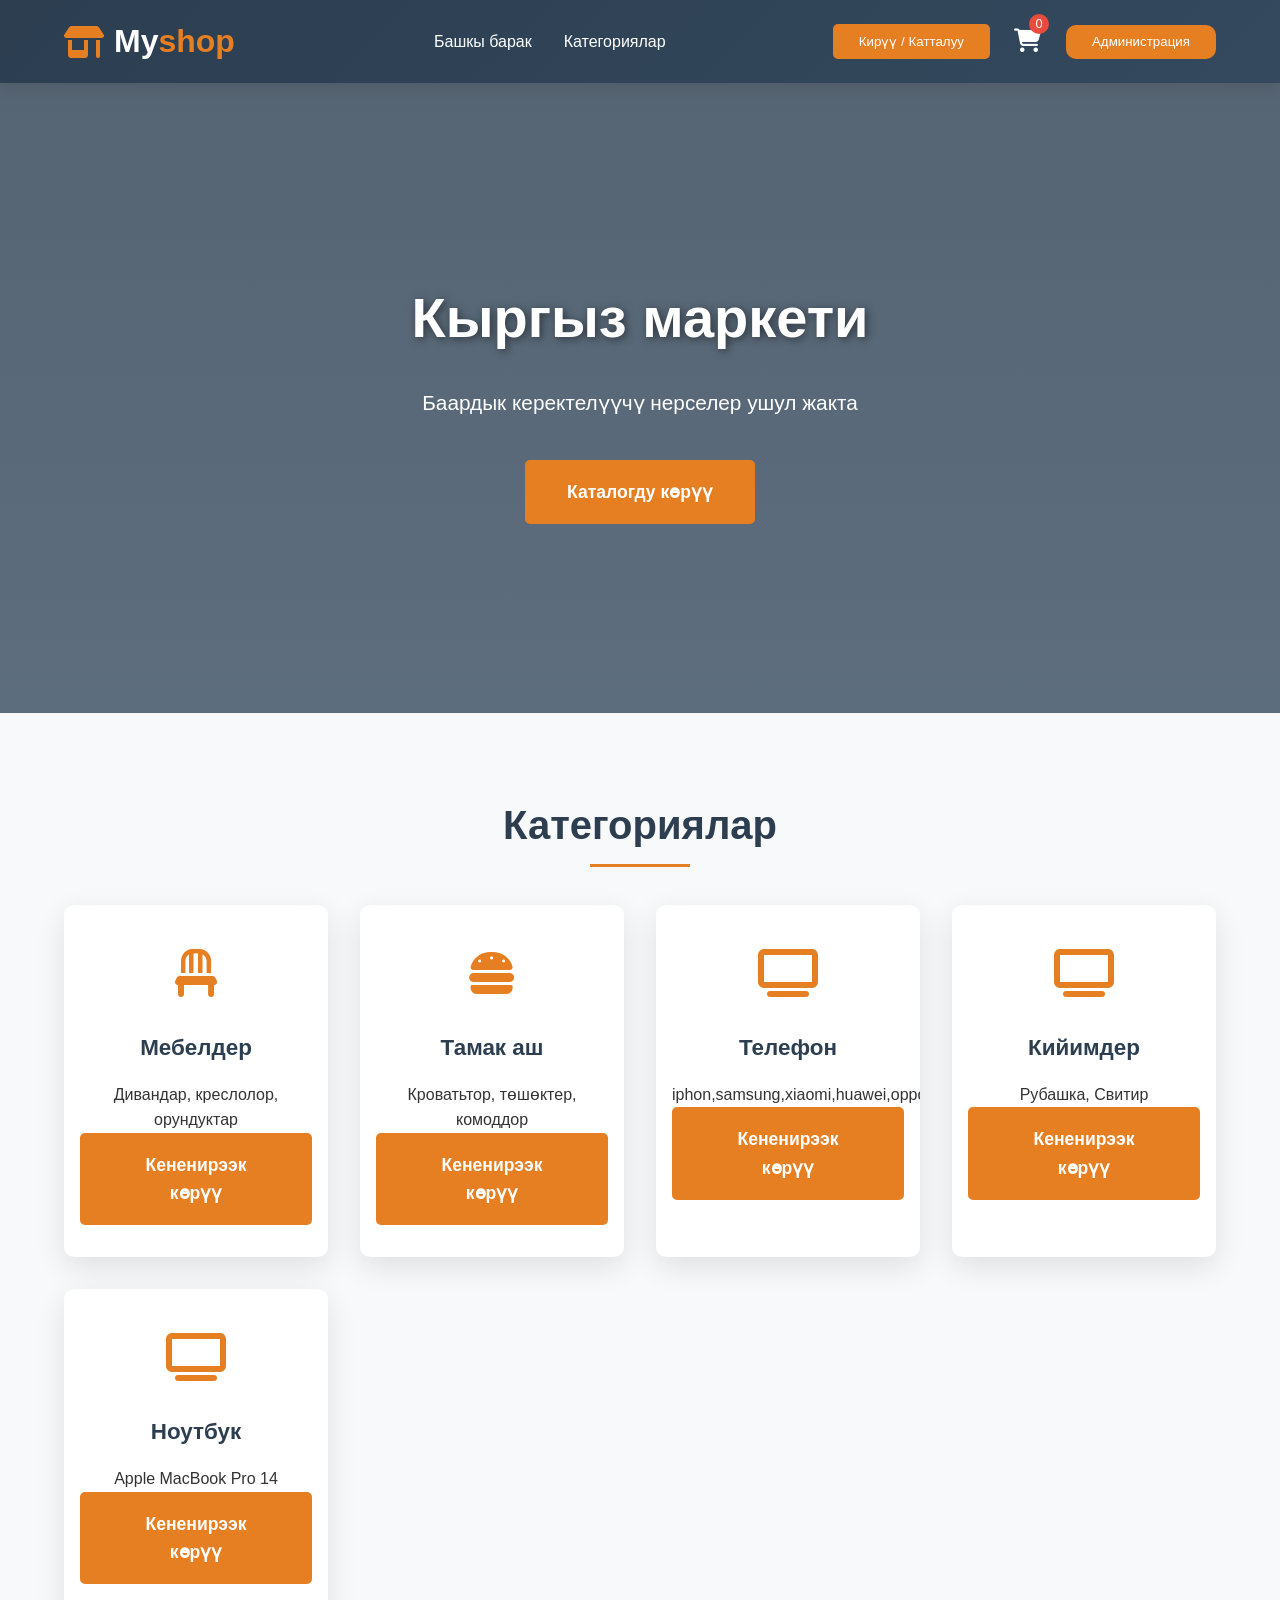
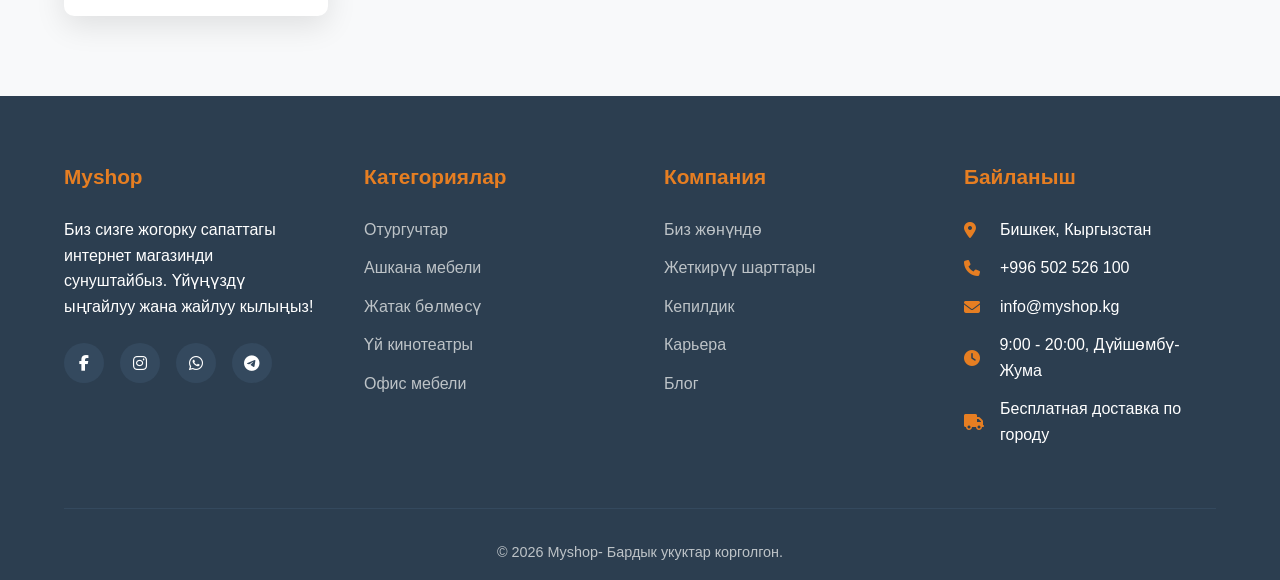
<file: Интернет магазин/Интернет магазин/index.html>
<!DOCTYPE html>
<html lang="ky">

<head>
    <meta charset="UTF-8">
    <meta name="viewport" content="width=device-width, initial-scale=1.0">
    <title>Интернет магазин</title>
    <link rel="stylesheet" href="https://cdnjs.cloudflare.com/ajax/libs/font-awesome/6.4.0/css/all.min.css">
    <link rel="manifest" href="manifest.json">
    <meta name="theme-color" content="#111111">
    <style>
        * {
            margin: 0;
            padding: 0;
            box-sizing: border-box;
            font-family: 'Arial', sans-serif;
        }
        
        body {
            background-color: #fefefe;
            color: #333;
            line-height: 1.6;
            scroll-behavior: smooth;
        }
        /* Header */
        
        header {
            background: linear-gradient(135deg, #2c3e50, #34495e);
            color: white;
            padding: 1rem 0;
            box-shadow: 0 2px 15px rgba(0, 0, 0, 0.1);
            position: sticky;
            top: 0;
            z-index: 1000;
        }
        
        .container {
            width: 90%;
            max-width: 1200px;
            margin: 0 auto;
        }
        
        .header-content {
            display: flex;
            justify-content: space-between;
            align-items: center;
        }
        
        .logo {
            font-size: 2rem;
            font-weight: bold;
            display: flex;
            align-items: center;
        }
        
        .logo i {
            margin-right: 10px;
            color: #e67e22;
        }
        
        .logo span {
            color: #e67e22;
        }
        
        nav ul {
            display: flex;
            list-style: none;
        }
        
        nav ul li {
            margin-left: 2rem;
            position: relative;
        }
        
        nav ul li a {
            color: white;
            text-decoration: none;
            font-weight: 500;
            padding: 0.5rem 0;
            transition: all 0.3s;
        }
        
        nav ul li a:hover {
            color: #e67e22;
        }
        
        .nav-active {
            color: #e67e22 !important;
            border-bottom: 2px solid #e67e22;
        }
        
        .header-actions {
            display: flex;
            align-items: center;
            gap: 1.5rem;
        }
        
        .header-btn {
            background: #e67e22;
            color: white;
            padding: 0.5rem 1.5rem;
            border-radius: 5px;
            text-decoration: none;
            font-weight: 500;
            transition: all 0.3s;
            border: 2px solid #e67e22;
            cursor: pointer;
        }
        
        .header-btn:hover {
            background: transparent;
            color: #e67e22;
        }
        
        .header-btn.outline {
            background: transparent;
            color: white;
            border: 2px solid white;
        }
        
        .header-btn.outline:hover {
            background: white;
            color: #2c3e50;
        }
        
        .user-menu {
            position: relative;
            display: flex;
            align-items: center;
            gap: 0.5rem;
            cursor: pointer;
            color: white;
        }
        
        .user-avatar {
            width: 40px;
            height: 40px;
            border-radius: 50%;
            background: #e67e22;
            display: flex;
            align-items: center;
            justify-content: center;
            font-weight: bold;
        }
        
        .user-dropdown {
            position: absolute;
            top: 100%;
            right: 0;
            background: white;
            border-radius: 5px;
            box-shadow: 0 5px 20px rgba(0, 0, 0, 0.1);
            min-width: 200px;
            display: none;
            z-index: 1001;
        }
        
        .user-menu:hover .user-dropdown {
            display: block;
        }
        
        .user-dropdown a {
            display: block;
            padding: 1rem;
            color: #333;
            text-decoration: none;
            border-bottom: 1px solid #eee;
            transition: all 0.3s;
        }
        
        .user-dropdown a:hover {
            background: #f8f9fa;
            color: #e67e22;
        }
        
        .user-dropdown a i {
            margin-right: 0.5rem;
            width: 20px;
            color: #7f8c8d;
        }
        
        .cart-icon {
            position: relative;
            font-size: 1.5rem;
            color: white;
            text-decoration: none;
        }
        
        .cart-count {
            position: absolute;
            top: -8px;
            right: -8px;
            background: #e74c3c;
            color: white;
            border-radius: 50%;
            width: 20px;
            height: 20px;
            font-size: 0.8rem;
            display: flex;
            align-items: center;
            justify-content: center;
        }
        /* Модальные окна */
        
        .modal {
            display: none;
            position: fixed;
            top: 0;
            left: 0;
            width: 100%;
            height: 100%;
            background: rgba(0, 0, 0, 0.7);
            z-index: 2000;
            justify-content: center;
            align-items: center;
            padding: 1rem;
        }
        
        .modal-content {
            background: white;
            padding: 2.5rem;
            border-radius: 10px;
            width: 90%;
            max-width: 500px;
            max-height: 90vh;
            overflow-y: auto;
            position: relative;
            animation: modalFadeIn 0.3s ease;
        }
        
        @keyframes modalFadeIn {
            from {
                opacity: 0;
                transform: translateY(-50px);
            }
            to {
                opacity: 1;
                transform: translateY(0);
            }
        }
        
        .modal-close {
            position: absolute;
            top: 1rem;
            right: 1rem;
            background: none;
            border: none;
            font-size: 1.5rem;
            color: #7f8c8d;
            cursor: pointer;
        }
        
        .modal h2 {
            margin-bottom: 1.5rem;
            color: #2c3e50;
            text-align: center;
        }
        
        .form-group {
            margin-bottom: 1.5rem;
        }
        
        .form-group label {
            display: block;
            margin-bottom: 0.5rem;
            color: #2c3e50;
            font-weight: 500;
        }
        
        .form-group label .required {
            color: #e74c3c;
        }
        
        .form-group input,
        .form-group select,
        .form-group textarea {
            width: 100%;
            padding: 0.8rem;
            border: 1px solid #ddd;
            border-radius: 5px;
            font-size: 1rem;
        }
        
        .form-group input:focus,
        .form-group select:focus,
        .form-group textarea:focus {
            outline: none;
            border-color: #e67e22;
        }
        
        .form-row {
            display: flex;
            gap: 1rem;
        }
        
        .form-row .form-group {
            flex: 1;
        }
        
        .form-error {
            color: #e74c3c;
            font-size: 0.9rem;
            margin-top: 0.3rem;
            display: none;
        }
        
        .modal-btn {
            width: 100%;
            padding: 1rem;
            background: #e67e22;
            color: white;
            border: none;
            border-radius: 5px;
            font-size: 1rem;
            font-weight: 600;
            cursor: pointer;
            transition: all 0.3s;
        }
        
        .modal-btn:hover {
            background: #d35400;
        }
        
        .modal-btn.secondary {
            background: #7f8c8d;
            margin-top: 1rem;
        }
        
        .modal-btn.secondary:hover {
            background: #636e72;
        }
        
        .form-switch {
            text-align: center;
            margin-top: 1.5rem;
            color: #7f8c8d;
        }
        
        .form-switch a {
            color: #e67e22;
            text-decoration: none;
            font-weight: 500;
            cursor: pointer;
        }
        
        .address-list {
            margin-bottom: 2rem;
        }
        
        .address-item {
            background: #f8f9fa;
            padding: 1rem;
            border-radius: 5px;
            margin-bottom: 1rem;
            border: 1px solid #eee;
        }
        
        .address-item.active {
            border-color: #e67e22;
            background: #fff8e1;
        }
        
        .address-item-header {
            display: flex;
            justify-content: space-between;
            align-items: center;
            margin-bottom: 0.5rem;
        }
        
        .address-actions {
            display: flex;
            gap: 0.5rem;
        }
        
        .btn-small {
            padding: 0.3rem 0.8rem;
            font-size: 0.9rem;
            background: #3498db;
            color: white;
            border: none;
            border-radius: 3px;
            cursor: pointer;
        }
        
        .btn-small.delete {
            background: #e74c3c;
        }
        /* Profile Page */
        
        .profile-container {
            padding: 4rem 0;
            min-height: 70vh;
        }
        
        .profile-sidebar {
            background: white;
            border-radius: 10px;
            box-shadow: 0 5px 20px rgba(0, 0, 0, 0.1);
            overflow: hidden;
            margin-bottom: 2rem;
        }
        
        .profile-header {
            background: linear-gradient(135deg, #2c3e50, #34495e);
            padding: 2rem;
            text-align: center;
            color: white;
        }
        
        .profile-avatar {
            width: 100px;
            height: 100px;
            border-radius: 50%;
            background: #e67e22;
            display: flex;
            align-items: center;
            justify-content: center;
            font-size: 2.5rem;
            font-weight: bold;
            margin: 0 auto 1rem;
            color: white;
        }
        
        .profile-menu {
            list-style: none;
        }
        
        .profile-menu li {
            border-bottom: 1px solid #eee;
        }
        
        .profile-menu li:last-child {
            border-bottom: none;
        }
        
        .profile-menu a {
            display: block;
            padding: 1rem 1.5rem;
            color: #333;
            text-decoration: none;
            transition: all 0.3s;
        }
        
        .profile-menu a:hover {
            background: #f8f9fa;
            color: #e67e22;
        }
        
        .profile-menu a.active {
            background: #f8f9fa;
            color: #e67e22;
            border-left: 4px solid #e67e22;
        }
        
        .profile-menu a i {
            margin-right: 0.8rem;
            width: 20px;
            color: #7f8c8d;
        }
        
        .profile-content {
            background: white;
            border-radius: 10px;
            box-shadow: 0 5px 20px rgba(0, 0, 0, 0.1);
            padding: 2rem;
        }
        
        .profile-section {
            margin-bottom: 2.5rem;
        }
        
        .profile-section:last-child {
            margin-bottom: 0;
        }
        
        .profile-section h3 {
            color: #2c3e50;
            margin-bottom: 1.5rem;
            padding-bottom: 0.5rem;
            border-bottom: 2px solid #f8f9fa;
        }
        
        .info-row {
            display: flex;
            margin-bottom: 1rem;
            padding-bottom: 1rem;
            border-bottom: 1px solid #f8f9fa;
        }
        
        .info-label {
            flex: 0 0 150px;
            font-weight: 600;
            color: #2c3e50;
        }
        
        .info-value {
            flex: 1;
            color: #7f8c8d;
        }
        
        .btn-edit {
            background: #3498db;
            color: white;
            border: none;
            padding: 0.5rem 1.5rem;
            border-radius: 5px;
            cursor: pointer;
            font-weight: 500;
            transition: all 0.3s;
        }
        
        .btn-edit:hover {
            background: #2980b9;
        }
        /* Hero */
        
        .hero {
            background: linear-gradient(rgba(44, 62, 80, 0.8), rgba(52, 73, 94, 0.8)), url('https://images.unsplash.com/photo-1615529328331-f8917597711f?ixlib=rb-4.0.3&auto=format&fit=crop&w=1350&q=80');
            height: 70vh;
            display: flex;
            align-items: center;
            text-align: center;
            color: white;
        }
        
        .hero-content h1 {
            font-size: 3.5rem;
            margin-bottom: 1.5rem;
            text-shadow: 2px 2px 8px rgba(0, 0, 0, 0.5);
        }
        
        .hero-content p {
            font-size: 1.3rem;
            margin-bottom: 2.5rem;
            max-width: 700px;
            margin-left: auto;
            margin-right: auto;
        }
        
        .btn {
            display: inline-block;
            background: #e67e22;
            color: white;
            padding: 1rem 2.5rem;
            border-radius: 5px;
            text-decoration: none;
            font-weight: bold;
            font-size: 1.1rem;
            transition: all 0.3s;
            border: 2px solid #e67e22;
            cursor: pointer;
        }
        
        .btn:hover {
            background: transparent;
            color: #e67e22;
            transform: translateY(-3px);
            box-shadow: 0 10px 20px rgba(230, 126, 34, 0.3);
        }
        /* Категориялар */
        
        .categories {
            padding: 5rem 0;
            background: #f8f9fa;
        }
        
        .section-title {
            text-align: center;
            margin-bottom: 3rem;
            font-size: 2.5rem;
            color: #2c3e50;
            position: relative;
        }
        
        .section-title::after {
            content: '';
            position: absolute;
            bottom: -10px;
            left: 50%;
            transform: translateX(-50%);
            width: 100px;
            height: 3px;
            background: #e67e22;
        }
        
        .category-grid {
            display: grid;
            grid-template-columns: repeat(auto-fit, minmax(250px, 1fr));
            gap: 2rem;
        }
        
        .category-card {
            background: white;
            border-radius: 10px;
            overflow: hidden;
            box-shadow: 0 10px 30px rgba(0, 0, 0, 0.1);
            transition: all 0.3s;
            text-align: center;
            padding: 2rem 1rem;
        }
        
        .category-card:hover {
            transform: translateY(-10px);
            box-shadow: 0 20px 40px rgba(0, 0, 0, 0.15);
        }
        
        .category-icon {
            font-size: 3rem;
            color: #e67e22;
            margin-bottom: 1rem;
        }
        
        .category-card h3 {
            color: #2c3e50;
            margin-bottom: 1rem;
            font-size: 1.4rem;
        }
        /* Контакты */
        
        .contact {
            padding: 5rem 0;
            background: #f8f9fa;
        }
        
        .contact-content {
            display: grid;
            grid-template-columns: 1fr 1fr;
            gap: 4rem;
        }
        
        .contact-form input,
        .contact-form textarea {
            width: 100%;
            padding: 1rem;
            margin-bottom: 1rem;
            border: 1px solid #ddd;
            border-radius: 5px;
        }
        
        .contact-form button {
            background: #e67e22;
            color: white;
            border: none;
            padding: 1rem 2rem;
            border-radius: 5px;
            cursor: pointer;
            font-weight: bold;
        }
        /* Footer */
        
        footer {
            background: #2c3e50;
            color: white;
            padding: 4rem 0 1rem;
        }
        
        .footer-content {
            display: grid;
            grid-template-columns: repeat(auto-fit, minmax(250px, 1fr));
            gap: 3rem;
            margin-bottom: 3rem;
        }
        
        .footer-column h3 {
            margin-bottom: 1.5rem;
            font-size: 1.3rem;
            color: #e67e22;
        }
        
        .footer-column ul {
            list-style: none;
        }
        
        .footer-column ul li {
            margin-bottom: 0.8rem;
        }
        
        .footer-column ul li a {
            color: #bdc3c7;
            text-decoration: none;
            transition: color 0.3s;
        }
        
        .footer-column ul li a:hover {
            color: #e67e22;
        }
        
        .contact-info li {
            display: flex;
            align-items: center;
            margin-bottom: 1rem;
        }
        
        .contact-info li i {
            margin-right: 1rem;
            color: #e67e22;
            width: 20px;
        }
        
        .social-links {
            display: flex;
            gap: 1rem;
            margin-top: 1.5rem;
        }
        
        .social-links a {
            display: flex;
            align-items: center;
            justify-content: center;
            width: 40px;
            height: 40px;
            background: #34495e;
            color: white;
            border-radius: 50%;
            text-decoration: none;
            transition: all 0.3s;
        }
        
        .social-links a:hover {
            background: #e67e22;
            transform: translateY(-3px);
        }
        
        .copyright {
            text-align: center;
            padding-top: 2rem;
            border-top: 1px solid #34495e;
            color: #bdc3c7;
            font-size: 0.9rem;
        }
        /* Медиа запросы */
        
        @media (max-width: 768px) {
            .header-content {
                flex-direction: column;
                text-align: center;
            }
            nav ul {
                margin-top: 1rem;
                flex-wrap: wrap;
                justify-content: center;
            }
            nav ul li {
                margin: 0.5rem 1rem;
            }
            .header-actions {
                margin-top: 1rem;
            }
            .hero h1 {
                font-size: 2.5rem;
            }
            .hero p {
                font-size: 1.1rem;
            }
            .contact-content {
                grid-template-columns: 1fr;
            }
            .form-row {
                flex-direction: column;
                gap: 0;
            }
            .info-row {
                flex-direction: column;
            }
            .info-label {
                flex: none;
                margin-bottom: 0.5rem;
            }
        }
        .container-blok{
            display: flex;
            border: 2px solid black;
            justify-content: center;
            text-align: center;
            align-items: center;
            border: none;
        }
        .knopka{
            width: 150px;
            height: 34px;
            margin-left: 25px;
            background:  #e67e22;
            border-radius: 10px;
            border: none;
            color: white;
            transition: 0.3s ease-in-out;
        }
        .knopka:hover{
            box-shadow: 12px 18px 23px rgba(0,0,0,0.3);
        }
    </style>
</head>

<body>
    <!-- Модальные окна -->
    <div id="loginModal" class="modal">
        <div class="modal-content">
            <button class="modal-close" onclick="closeModal('loginModal')">&times;</button>
            <h2>Кирүү</h2>
            <form id="loginForm">
                <div class="form-group">
                    <label for="loginEmail">Email же телефон <span class="required">*</span></label>
                    <input type="text" id="loginEmail" required>
                    <div class="form-error" id="loginEmailError"></div>
                </div>
                <div class="form-group">
                    <label for="loginPassword">Сырсөз <span class="required">*</span></label>
                    <input type="password" id="loginPassword" required>
                    <div class="form-error" id="loginPasswordError"></div>
                </div>
                <button type="submit" class="modal-btn">Кирүү</button>
                <div class="form-switch">
                    Аккаунтыңыз жокбу? <a onclick="showRegister()">Катталуу</a>
                </div>
            </form>
        </div>
    </div>

    <div id="registerModal" class="modal">
        <div class="modal-content">
            <button class="modal-close" onclick="closeModal('registerModal')">&times;</button>
            <h2>Катталуу</h2>
            <form id="registerForm">
                <div class="form-row">
                    <div class="form-group">
                        <label for="regName">Атыңыз <span class="required">*</span></label>
                        <input type="text" id="regName" required>
                        <div class="form-error" id="regNameError"></div>
                    </div>
                    <div class="form-group">
                        <label for="regLastName">Фамилияңыз <span class="required">*</span></label>
                        <input type="text" id="regLastName" required>
                        <div class="form-error" id="regLastNameError"></div>
                    </div>
                </div>

                <div class="form-group">
                    <label for="regEmail">Email <span class="required">*</span></label>
                    <input type="email" id="regEmail" required>
                    <div class="form-error" id="regEmailError"></div>
                </div>

                <div class="form-row">
                    <div class="form-group">
                        <label for="regPhone">Телефон <span class="required">*</span></label>
                        <input type="tel" id="regPhone" placeholder="+996 XXX XXX XXX" required>
                        <div class="form-error" id="regPhoneError"></div>
                    </div>
                    <div class="form-group">
                        <label for="regBirthDate">Туулган күнүңүз</label>
                        <input type="date" id="regBirthDate">
                    </div>
                </div>

                <div class="form-row">
                    <div class="form-group">
                        <label for="regPassword">Сырсөз <span class="required">*</span></label>
                        <input type="password" id="regPassword" required>
                        <div class="form-error" id="regPasswordError"></div>
                    </div>
                    <div class="form-group">
                        <label for="regConfirmPassword">Сырсөз кайталоо <span class="required">*</span></label>
                        <input type="password" id="regConfirmPassword" required>
                        <div class="form-error" id="regConfirmPasswordError"></div>
                    </div>
                </div>

                <button type="submit" class="modal-btn">Катталуу</button>
                <div class="form-switch">
                    Аккаунтыңыз барбы? <a onclick="showLogin()">Кирүү</a>
                </div>
            </form>
        </div>
    </div>

    <div id="profileModal" class="modal">
        <div class="modal-content">
            <button class="modal-close" onclick="closeModal('profileModal')">&times;</button>
            <h2>Профильди түзөтүү</h2>
            <form id="profileForm">
                <div class="form-row">
                    <div class="form-group">
                        <label for="profileName">Атыңыз</label>
                        <input type="text" id="profileName">
                    </div>
                    <div class="form-group">
                        <label for="profileLastName">Фамилияңыз</label>
                        <input type="text" id="profileLastName">
                    </div>
                </div>

                <div class="form-group">
                    <label for="profileEmail">Email</label>
                    <input type="email" id="profileEmail">
                </div>

                <div class="form-row">
                    <div class="form-group">
                        <label for="profilePhone">Телефон</label>
                        <input type="tel" id="profilePhone" placeholder="+996 XXX XXX XXX">
                    </div>
                    <div class="form-group">
                        <label for="profileBirthDate">Туулган күнүңүз</label>
                        <input type="date" id="profileBirthDate">
                    </div>
                </div>

                <button type="submit" class="modal-btn">Сактоо</button>
            </form>
        </div>
    </div>

    <div id="addressModal" class="modal">
        <div class="modal-content">
            <button class="modal-close" onclick="closeModal('addressModal')">&times;</button>
            <h2>Дарек кошуу</h2>
            <form id="addressForm">
                <div class="form-group">
                    <label for="addressName">Дарек аталышы <span class="required">*</span></label>
                    <input type="text" id="addressName" placeholder="Мисалы: Үй, Иш, Ата-энемдин үйү" required>
                </div>

                <div class="form-group">
                    <label for="addressFull">Толук дарек <span class="required">*</span></label>
                    <textarea id="addressFull" rows="3" placeholder="Көчө, үй, квартира" required></textarea>
                </div>

                <div class="form-row">
                    <div class="form-group">
                        <label for="addressCity">Шаар <span class="required">*</span></label>
                        <select id="addressCity" required>
                            <option value="">Шаарды тандаңыз</option>
                            <option value="Бишкек">Бишкек</option>
                            <option value="Ош">Ош</option>
                            <option value="Каракол">Каракол</option>
                            <option value="Нарын">Нарын</option>
                            <option value="Талас">Талас</option>
                            <option value="Джалал-Абад">Джалал-Абад</option>
                            <option value="Баткен">Баткен</option>
                        </select>
                    </div>
                    <div class="form-group">
                        <label for="addressPostal">Почта индекси</label>
                        <input type="text" id="addressPostal" placeholder="720000">
                    </div>
                </div>

                <div class="form-group">
                    <label>Дарек түрү</label>
                    <div style="display: flex; gap: 1rem; margin-top: 0.5rem;">
                        <label style="display: flex; align-items: center; gap: 0.5rem;">
                            <input type="radio" name="addressType" value="home" checked> Үй
                        </label>
                        <label style="display: flex; align-items: center; gap: 0.5rem;">
                            <input type="radio" name="addressType" value="work"> Иш
                        </label>
                        <label style="display: flex; align-items: center; gap: 0.5rem;">
                            <input type="radio" name="addressType" value="other"> Башка
                        </label>
                    </div>
                </div>

                <div class="form-group">
                    <label for="addressInstructions">Кошумча маалымат</label>
                    <textarea id="addressInstructions" rows="2" placeholder="Мисалы: Үйдүн алдында тоо, 5-кабат..."></textarea>
                </div>

                <button type="submit" class="modal-btn">Дарек кошуу</button>
            </form>
        </div>
    </div>

    <!-- Header -->
    <header>
        <div class="container">
            <div class="header-content">
                <div class="logo">
                    <i class="fas fa-shop"></i> My
                    <span>shop</span>
                </div>
                <nav>
                    <ul>
                        <li><a href="#home" class="nav-link nav-active">Башкы барак</a></li>
                        <li><a href="#categories" class="nav-link">Категориялар</a></li>
                        <!-- <li><a href="#contact" class="nav-link">Байланыш</a></li> -->
                    </ul>
                </nav>
                <div class="container-blok">
                <div class="header-actions">
                    <div class="user-menu" id="userMenu" style="display: none;">
                        <div class="user-avatar" id="userAvatar"></div>
                        <div class="user-dropdown">
                            <a href="#" onclick="showProfile()"><i class="fas fa-user"></i> Менин профилим</a>
                            <a href="#" onclick="showAddresses()"><i class="fas fa-map-marker-alt"></i> Даректерим</a>
                            <a href="#"><i class="fas fa-shopping-bag"></i> Заказдарым</a>
                            <a href="#" onclick="showEditProfile()"><i class="fas fa-edit"></i> Профильди түзөтүү</a>
                            <a href="#" onclick="logout()"><i class="fas fa-sign-out-alt"></i> Чыгуу</a>
                        </div>
                    </div>
                    <button class="header-btn" id="loginBtn" onclick="showLogin()">Кирүү / Катталуу</button>
                    <a href="#" class="cart-icon">
                        <i class="fas fa-shopping-cart"></i>
                        <span class="cart-count" id="cartCount">0</span>
                    </a>
                </div>
                                    <div class="blok">
                        <a href="/admin/index.html"><button class="knopka">Администрация</button></a>
                    </div>
                </div>
            </div>
        </div>

    </header>

    <!-- Hero Section -->
    <section class="hero" id="home">
        <div class="container">
            <div class="hero-content">
                <h1>Кыргыз маркети</h1>
                <p>Баардык керектелүүчү нерселер ушул жакта</p>
                <a href="#categories" class="btn">Каталогду көрүү</a>
            </div>
        </div>
    </section>

    <!-- Категориялар -->
    <section class="categories" id="categories">
        <div class="container">
            <h2 class="section-title">Категориялар</h2>
            <div class="category-grid">
                <!-- Мебелдер -->
                <div class="category-card">
                    <div class="category-icon">
                        <i class="fas fa-chair"></i>
                    </div>
                    <h3>Мебелдер</h3>
                    <p>Дивандар, креслолор, орундуктар</p>
                    <a href="отург.html" class="btn">Кененирээк көрүү</a>
                </div>

                <!-- Тамак аш -->
                <div class="category-card">
                    <div class="category-icon">
                        <i class="fas fa-hamburger"></i>
                    </div>
                    <h3>Тамак аш</h3>
                    <p>Кроватьтор, төшөктер, комоддор</p>
                    <a href="Тамак аш.html" class="btn">Кененирээк көрүү</a>
                </div>

                <!-- Телефон -->
                <div class="category-card">
                    <div class="category-icon">
                        <i class="fas fa-tv"></i>
                    </div>
                    <h3>Телефон</h3>
                    <p>iphon,samsung,xiaomi,huawei,oppo</p>
                    <a href="phon_shop.html" class="btn">Кененирээк көрүү</a>
                </div>

                <!-- Кийимдер -->
                <div class="category-card">
                    <div class="category-icon">
                        <i class="fas fa-tv"></i>
                    </div>
                    <h3>Кийимдер</h3>
                    <p>Рубашка, Свитир</p>
                    <a href="кийимдер.html" class="btn">Кененирээк көрүү</a>
                </div>

                <!-- Ноутбук -->
                <div class="category-card">
                    <div class="category-icon">
                        <i class="fas fa-tv"></i>
                    </div>
                    <h3>Ноутбук</h3>
                    <p>Apple MacBook Pro 14</p>
                    <a href="noutbook.html" class="btn">Кененирээк көрүү</a>
                </div>
            </div>
        </div>
    </section>

    <!-- Профиль бөлүмү (скрыт по умолчанию) -->
    <div id="profilePage" style="display: none;">
        <section class="profile-container">
            <div class="container">
                <div style="display: grid; grid-template-columns: 250px 1fr; gap: 2rem;">
                    <div class="profile-sidebar">
                        <div class="profile-header">
                            <div class="profile-avatar" id="profilePageAvatar"></div>
                            <h3 id="profilePageName"></h3>
                            <p id="profilePageEmail"></p>
                        </div>
                        <ul class="profile-menu">
                            <li><a href="#profileInfo" class="active" onclick="showProfileSection('profileInfo')"><i class="fas fa-user"></i> Жеке маалымат</a></li>
                            <li><a href="#profileAddress" onclick="showProfileSection('profileAddress')"><i class="fas fa-map-marker-alt"></i> Даректер</a></li>
                            <li><a href="#profileOrders" onclick="showProfileSection('profileOrders')"><i class="fas fa-shopping-bag"></i> Заказдар</a></li>
                            <li><a href="#profileSecurity" onclick="showProfileSection('profileSecurity')"><i class="fas fa-lock"></i> Коопсуздук</a></li>
                        </ul>
                    </div>

                    <div class="profile-content">
                        <div id="profileInfo" class="profile-section">
                            <h3>Жеке маалымат</h3>
                            <div class="info-row">
                                <div class="info-label">Толук аты:</div>
                                <div class="info-value" id="profileFullName"></div>
                            </div>
                            <div class="info-row">
                                <div class="info-label">Email:</div>
                                <div class="info-value" id="profileInfoEmail"></div>
                            </div>
                            <div class="info-row">
                                <div class="info-label">Телефон:</div>
                                <div class="info-value" id="profilePhoneNumber"></div>
                            </div>
                            <div class="info-row">
                                <div class="info-label">Туулган күнү:</div>
                                <div class="info-value" id="profileBirthDate"></div>
                            </div>
                            <div class="info-row">
                                <div class="info-label">Катталган:</div>
                                <div class="info-value" id="profileRegistered"></div>
                            </div>
                            <button class="btn-edit" onclick="showEditProfile()">Түзөтүү</button>
                        </div>

                        <div id="profileAddress" class="profile-section" style="display: none;">
                            <h3>Менин даректерим</h3>
                            <div class="address-list" id="addressList">
                                <!-- Даректер бул жерге жүктөлөт -->
                            </div>
                            <button class="btn-edit" onclick="showAddressModal()">Жаңы дарек кошуу</button>
                        </div>

                        <div id="profileOrders" class="profile-section" style="display: none;">
                            <h3>Менин заказдарым</h3>
                            <p>Заказдар жок же система жаңылып жатат</p>
                        </div>

                        <div id="profileSecurity" class="profile-section" style="display: none;">
                            <h3>Коопсуздук</h3>
                            <div class="info-row">
                                <div class="info-label">Аккаунт статусу:</div>
                                <div class="info-value">Активдүү</div>
                            </div>
                            <div class="info-row">
                                <div class="info-label">Акыркы кирүү:</div>
                                <div class="info-value" id="lastLogin"></div>
                            </div>
                            <button class="btn-edit" style="background: #e74c3c;" onclick="logout()">Бардык түзмөктөрдөн чыгуу</button>
                        </div>
                    </div>
                </div>
            </div>
        </section>
    </div>

    <!-- Контакты -->
    <!-- <section class="contact" id="contact">
        <div class="container">
            <h2 class="section-title">Байланыш</h2>
            <div class="contact-content">
                <div class="contact-info">
                    <h3>Биз менен байланыш</h3>
                    <ul class="contact-info">
                        <li><i class="fas fa-map-marker-alt"></i> Бишкек, Кыргызстан</li>
                        <li><i class="fas fa-phone"></i> +996 502 526 100</li>
                        <li><i class="fas fa-envelope"></i> info@myshop.kg</li>
                        <li><i class="fas fa-clock"></i> 9:00 - 20:00, Дүйшөмбү-Жума</li>
                    </ul>
                    <div class="social-links">
                        <a href="#"><i class="fab fa-facebook-f"></i></a>
                        <a href="#"><i class="fab fa-instagram"></i></a>
                        <a href="#"><i class="fab fa-whatsapp"></i></a>
                        <a href="#"><i class="fab fa-telegram"></i></a>
                    </div>
                </div>
                <div class="contact-form">
                    <h3>Суроо калтырыңыз</h3>
                    <form id="contactForm">
                        <input type="text" placeholder="Атыңыз" required>
                        <input type="tel" placeholder="Телефон номериңиз" required>
                        <input type="email" placeholder="Email" required>
                        <textarea placeholder="Сурооңуз" rows="4" required></textarea>
                        <button type="submit" class="btn">Жөнөтүү</button>
                    </form>
                </div>
            </div>
        </div>
    </section> -->

    <!-- Footer -->
    <footer>
        <div class="container">
            <div class="footer-content">
                <div class="footer-column">
                    <h3>Myshop</h3>
                    <p>Биз сизге жогорку сапаттагы интернет магазинди сунуштайбыз. Үйүңүздү ыңгайлуу жана жайлуу кылыңыз!</p>
                    <div class="social-links">
                        <a href="#"><i class="fab fa-facebook-f"></i></a>
                        <a href="#"><i class="fab fa-instagram"></i></a>
                        <a href="#"><i class="fab fa-whatsapp"></i></a>
                        <a href="#"><i class="fab fa-telegram"></i></a>
                    </div>
                </div>

                <div class="footer-column">
                    <h3>Категориялар</h3>
                    <ul>
                        <li><a href="отург.html">Отургучтар</a></li>
                        <li><a href="Ашкана.html">Ашкана мебели</a></li>
                        <li><a href="Жатак.html">Жатак бөлмөсү</a></li>
                        <li><a href="кинотеатр.html">Үй кинотеатры</a></li>
                        <li><a href="#">Офис мебели</a></li>
                    </ul>
                </div>

                <div class="footer-column">
                    <h3>Компания</h3>
                    <ul>
                        <li><a href="#about">Биз жөнүндө</a></li>
                        <li><a href="#">Жеткирүү шарттары</a></li>
                        <li><a href="#">Кепилдик</a></li>
                        <li><a href="#">Карьера</a></li>
                        <li><a href="#">Блог</a></li>
                    </ul>
                </div>

                <div class="footer-column">
                    <h3>Байланыш</h3>
                    <ul class="contact-info">
                        <li><i class="fas fa-map-marker-alt"></i> Бишкек, Кыргызстан</li>
                        <li><i class="fas fa-phone"></i> +996 502 526 100</li>
                        <li><i class="fas fa-envelope"></i> info@myshop.kg</li>
                        <li><i class="fas fa-clock"></i> 9:00 - 20:00, Дүйшөмбү-Жума</li>
                        <li><i class="fas fa-truck"></i> Бесплатная доставка по городу</li>
                    </ul>
                </div>
            </div>

            <div class="copyright">
                &copy; 2026 Myshop- Бардык укуктар корголгон.
            </div>
        </div>
    </footer>

    <script>
        if ('serviceWorker' in navigator) {
            navigator.serviceWorker.register('sw.js')
        }
    </script>
    <script>
        // Глобальные переменные
        let currentUser = null;
        let userAddresses = [];

        // Проверка авторизации при загрузке страницы
        document.addEventListener('DOMContentLoaded', function() {
            checkAuth();
            loadUserAddresses();

            // Навигация баскычтары
            const navLinks = document.querySelectorAll('.nav-link');
            const sections = document.querySelectorAll('section');

            // Активдүү баскычты өзгөртүү
            function setActiveLink() {
                let current = '';

                sections.forEach(section => {
                    const sectionTop = section.offsetTop;
                    const sectionHeight = section.clientHeight;
                    if (scrollY >= (sectionTop - 200)) {
                        current = section.getAttribute('id');
                    }
                });

                navLinks.forEach(link => {
                    link.classList.remove('nav-active');
                    if (link.getAttribute('href') === '#' + current) {
                        link.classList.add('nav-active');
                    }
                });
            }

            // Скроллдоо
            window.addEventListener('scroll', setActiveLink);

            // Навигацияга клик
            navLinks.forEach(link => {
                link.addEventListener('click', function(e) {
                    e.preventDefault();

                    const targetId = this.getAttribute('href');
                    if (targetId === '#home') {
                        window.scrollTo({
                            top: 0,
                            behavior: 'smooth'
                        });
                    } else {
                        const targetSection = document.querySelector(targetId);
                        if (targetSection) {
                            window.scrollTo({
                                top: targetSection.offsetTop - 100,
                                behavior: 'smooth'
                            });
                        }
                    }

                    // Мобилдик версияда менюну жабуу
                    if (window.innerWidth < 768) {
                        document.querySelector('nav').style.display = 'none';
                    }
                });
            });

            // Контакт формасы
            const contactForm = document.getElementById('contactForm');
            if (contactForm) {
                contactForm.addEventListener('submit', function(e) {
                    e.preventDefault();
                    if (currentUser) {
                        alert('Сурооңуз жөнөтүлдү! Биз сиз менен жакында байланышабыз.');
                        this.reset();
                    } else {
                        alert('Сурооңузду жөнөтүү үчүн катталыңыз же кириңиз!');
                        showLogin();
                    }
                });
            }

            // Форма логина
            const loginForm = document.getElementById('loginForm');
            if (loginForm) {
                loginForm.addEventListener('submit', function(e) {
                    e.preventDefault();
                    login();
                });
            }

            // Форма регистрации
            const registerForm = document.getElementById('registerForm');
            if (registerForm) {
                registerForm.addEventListener('submit', function(e) {
                    e.preventDefault();
                    register();
                });
            }

            // Форма профиля
            const profileForm = document.getElementById('profileForm');
            if (profileForm) {
                profileForm.addEventListener('submit', function(e) {
                    e.preventDefault();
                    saveProfile();
                });
            }

            // Форма адреса
            const addressForm = document.getElementById('addressForm');
            if (addressForm) {
                addressForm.addEventListener('submit', function(e) {
                    e.preventDefault();
                    saveAddress();
                });
            }
        });

        // Проверка авторизации
        function checkAuth() {
            const userData = localStorage.getItem('myshop_user');
            if (userData) {
                currentUser = JSON.parse(userData);
                updateUI();
            }
        }

        // Загрузка адресов пользователя
        function loadUserAddresses() {
            const addresses = localStorage.getItem('myshop_addresses_' + (currentUser ? currentUser.id : ''));
            if (addresses) {
                userAddresses = JSON.parse(addresses);
            }
        }

        // Обновление интерфейса
        function updateUI() {
            const loginBtn = document.getElementById('loginBtn');
            const userMenu = document.getElementById('userMenu');
            const userAvatar = document.getElementById('userAvatar');
            const profilePage = document.getElementById('profilePage');

            if (currentUser) {
                if (loginBtn) loginBtn.style.display = 'none';
                if (userMenu) userMenu.style.display = 'flex';
                if (userAvatar) {
                    const initials = getInitials(currentUser.name, currentUser.lastName);
                    userAvatar.textContent = initials;
                }
                if (profilePage) {
                    profilePage.style.display = 'none';
                }
            } else {
                if (loginBtn) loginBtn.style.display = 'block';
                if (userMenu) userMenu.style.display = 'none';
                if (profilePage) {
                    profilePage.style.display = 'none';
                }
            }
        }

        // Получить инициалы
        function getInitials(firstName, lastName) {
            const first = firstName ? firstName.charAt(0).toUpperCase() : '';
            const last = lastName ? lastName.charAt(0).toUpperCase() : '';
            return first + last;
        }

        // Показать профиль
        function showProfile() {
            const profilePage = document.getElementById('profilePage');
            const mainContent = document.querySelector('main');

            if (profilePage && currentUser) {
                // Скрыть основной контент
                document.querySelectorAll('section').forEach(section => {
                    section.style.display = 'none';
                });

                // Показать профиль
                profilePage.style.display = 'block';

                // Заполнить данные профиля
                updateProfilePage();

                // Показать первый раздел
                showProfileSection('profileInfo');

                // Прокрутить вверх
                window.scrollTo({
                    top: 0,
                    behavior: 'smooth'
                });
            }
        }

        // Обновить страницу профиля
        function updateProfilePage() {
            if (!currentUser) return;

            // Аватар
            const profilePageAvatar = document.getElementById('profilePageAvatar');
            if (profilePageAvatar) {
                profilePageAvatar.textContent = getInitials(currentUser.name, currentUser.lastName);
            }

            // Имя
            const profilePageName = document.getElementById('profilePageName');
            if (profilePageName) {
                profilePageName.textContent = currentUser.name + ' ' + (currentUser.lastName || '');
            }

            // Email
            const profilePageEmail = document.getElementById('profilePageEmail');
            const profileInfoEmail = document.getElementById('profileInfoEmail');
            if (profilePageEmail) profilePageEmail.textContent = currentUser.email;
            if (profileInfoEmail) profileInfoEmail.textContent = currentUser.email;

            // Полное имя
            const profileFullName = document.getElementById('profileFullName');
            if (profileFullName) {
                profileFullName.textContent = currentUser.name + ' ' + (currentUser.lastName || '');
            }

            // Телефон
            const profilePhoneNumber = document.getElementById('profilePhoneNumber');
            if (profilePhoneNumber) {
                profilePhoneNumber.textContent = currentUser.phone || 'Көрсөтүлгөн эмес';
            }

            // Дата рождения
            const profileBirthDate = document.getElementById('profileBirthDate');
            if (profileBirthDate) {
                profileBirthDate.textContent = currentUser.birthDate ? formatDate(currentUser.birthDate) : 'Көрсөтүлгөн эмес';
            }

            // Дата регистрации
            const profileRegistered = document.getElementById('profileRegistered');
            if (profileRegistered) {
                profileRegistered.textContent = currentUser.registrationDate ? formatDate(currentUser.registrationDate) : formatDate(new Date());
            }

            // Последний вход
            const lastLogin = document.getElementById('lastLogin');
            if (lastLogin) {
                lastLogin.textContent = formatDate(new Date());
            }

            // Обновить адреса
            updateAddressList();
        }

        // Показать раздел профиля
        function showProfileSection(sectionId) {
            // Скрыть все разделы
            document.querySelectorAll('.profile-section').forEach(section => {
                section.style.display = 'none';
            });

            // Показать выбранный раздел
            const selectedSection = document.getElementById(sectionId);
            if (selectedSection) {
                selectedSection.style.display = 'block';
            }

            // Обновить активное меню
            document.querySelectorAll('.profile-menu a').forEach(link => {
                link.classList.remove('active');
            });

            const activeLink = document.querySelector(`.profile-menu a[href="#${sectionId}"]`);
            if (activeLink) {
                activeLink.classList.add('active');
            }
        }

        // Показать адреса
        function showAddresses() {
            showProfile();
            showProfileSection('profileAddress');
        }

        // Обновить список адресов
        function updateAddressList() {
            const addressList = document.getElementById('addressList');
            if (!addressList) return;

            if (userAddresses.length === 0) {
                addressList.innerHTML = '<p>Даректер жок</p>';
                return;
            }

            let html = '';
            userAddresses.forEach((address, index) => {
                        const isActive = address.isDefault ? 'active' : '';
                        const typeIcon = address.type === 'home' ? '🏠' : address.type === 'work' ? '🏢' : '📍';

                        html += `
                <div class="address-item ${isActive}">
                    <div class="address-item-header">
                        <strong>${typeIcon} ${address.name}</strong>
                        <div class="address-actions">
                            ${address.isDefault ? '<span style="color: #27ae60; font-size: 0.9rem;">Негизги</span>' : 
                            `<button class="btn-small" onclick="setDefaultAddress(${index})">Негизги кылуу</button>`}
                            <button class="btn-small delete" onclick="deleteAddress(${index})">Өчүрүү</button>
                        </div>
                    </div>
                    <p>${address.full}</p>
                    <p>${address.city}${address.postal ? ', ' + address.postal : ''}</p>
                    ${address.instructions ? `<p><small>${address.instructions}</small></p>` : ''}
                </div>
            `;
        });
        
        addressList.innerHTML = html;
    }

    // Установить адрес по умолчанию
    function setDefaultAddress(index) {
        userAddresses.forEach(addr => addr.isDefault = false);
        userAddresses[index].isDefault = true;
        saveAddresses();
        updateAddressList();
        showNotification('Негизги дарек өзгөртүлдү');
    }

    // Удалить адрес
    function deleteAddress(index) {
        if (confirm('Бул даректи чын эле өчүрүүнү каалайсызбы?')) {
            userAddresses.splice(index, 1);
            saveAddresses();
            updateAddressList();
            showNotification('Дарек өчүрүлдү');
        }
    }

    // Сохранить адреса
    function saveAddresses() {
        if (currentUser) {
            localStorage.setItem('myshop_addresses_' + currentUser.id, JSON.stringify(userAddresses));
        }
    }

    // Показать модальное окно логина
    function showLogin() {
        closeAllModals();
        document.getElementById('loginModal').style.display = 'flex';
    }

    // Показать модальное окно регистрации
    function showRegister() {
        closeAllModals();
        document.getElementById('registerModal').style.display = 'flex';
    }

    // Показать модальное окно редактирования профиля
    function showEditProfile() {
        if (!currentUser) return;
        
        document.getElementById('profileName').value = currentUser.name || '';
        document.getElementById('profileLastName').value = currentUser.lastName || '';
        document.getElementById('profileEmail').value = currentUser.email || '';
        document.getElementById('profilePhone').value = currentUser.phone || '';
        document.getElementById('profileBirthDate').value = currentUser.birthDate || '';
        
        closeAllModals();
        document.getElementById('profileModal').style.display = 'flex';
    }

    // Показать модальное окно добавления адреса
    function showAddressModal() {
        if (!currentUser) {
            showLogin();
            return;
        }
        
        // Очистить форму
        document.getElementById('addressForm').reset();
        document.getElementById('addressName').value = '';
        document.getElementById('addressFull').value = '';
        document.getElementById('addressCity').value = '';
        document.getElementById('addressPostal').value = '';
        document.getElementById('addressInstructions').value = '';
        
        closeAllModals();
        document.getElementById('addressModal').style.display = 'flex';
    }

    // Закрыть все модальные окна
    function closeAllModals() {
        document.getElementById('loginModal').style.display = 'none';
        document.getElementById('registerModal').style.display = 'none';
        document.getElementById('profileModal').style.display = 'none';
        document.getElementById('addressModal').style.display = 'none';
    }

    // Закрыть конкретное модальное окно
    function closeModal(modalId) {
        document.getElementById(modalId).style.display = 'none';
    }

    // Логин
    function login() {
        const email = document.getElementById('loginEmail').value;
        const password = document.getElementById('loginPassword').value;
        
        // Валидация
        if (!email || !password) {
            showError('loginEmailError', 'Бардык талааларды толтуруңуз');
            return;
        }
        
        // Проверка в localStorage
        const users = JSON.parse(localStorage.getItem('myshop_users') || '[]');
        const user = users.find(u => (u.email === email || u.phone === email) && u.password === password);
        
        if (user) {
            currentUser = user;
            localStorage.setItem('myshop_user', JSON.stringify(user));
            localStorage.setItem('myshop_last_login', new Date().toISOString());
            
            closeModal('loginModal');
            updateUI();
            loadUserAddresses();
            showNotification('Кош келиңиз, ' + user.name + '!');
        } else {
            showError('loginEmailError', 'Каттоо маалыматы туура эмес');
        }
    }

    // Регистрация
    function register() {
        const name = document.getElementById('regName').value;
        const lastName = document.getElementById('regLastName').value;
        const email = document.getElementById('regEmail').value;
        const phone = document.getElementById('regPhone').value;
        const birthDate = document.getElementById('regBirthDate').value;
        const password = document.getElementById('regPassword').value;
        const confirmPassword = document.getElementById('regConfirmPassword').value;
        
        // Очистка ошибок
        clearErrors();
        
        // Валидация
        let hasError = false;
        
        if (!name) {
            showError('regNameError', 'Атыңызды киргизиңиз');
            hasError = true;
        }
        
        if (!lastName) {
            showError('regLastNameError', 'Фамилияңызды киргизиңиз');
            hasError = true;
        }
        
        if (!email || !validateEmail(email)) {
            showError('regEmailError', 'Туура email киргизиңиз');
            hasError = true;
        }
        
        if (!phone || !validatePhone(phone)) {
            showError('regPhoneError', 'Туура телефон номерин киргизиңиз');
            hasError = true;
        }
        
        if (!password || password.length < 6) {
            showError('regPasswordError', 'Сырсөз кеминде 6 символ болушу керек');
            hasError = true;
        }
        
        if (password !== confirmPassword) {
            showError('regConfirmPasswordError', 'Сырсөздөр дал келбейт');
            hasError = true;
        }
        
        if (hasError) return;
        
        // Проверка существующего пользователя
        const users = JSON.parse(localStorage.getItem('myshop_users') || '[]');
        if (users.some(u => u.email === email)) {
            showError('regEmailError', 'Бул email менен катталган колдонуучу бар');
            return;
        }
        
        if (users.some(u => u.phone === phone)) {
            showError('regPhoneError', 'Бул телефон менен катталган колдонуучу бар');
            return;
        }
        
        // Создание пользователя
        const newUser = {
            id: Date.now(),
            name: name,
            lastName: lastName,
            email: email,
            phone: phone,
            birthDate: birthDate,
            password: password,
            registrationDate: new Date().toISOString()
        };
        
        // Сохранение
        users.push(newUser);
        localStorage.setItem('myshop_users', JSON.stringify(users));
        localStorage.setItem('myshop_user', JSON.stringify(newUser));
        localStorage.setItem('myshop_last_login', new Date().toISOString());
        
        currentUser = newUser;
        closeModal('registerModal');
        updateUI();
        loadUserAddresses();
        showNotification('Катталуу ийгиликтүү аяктады! Кош келиңиз!');
    }

    // Сохранить профиль
    function saveProfile() {
        if (!currentUser) return;
        
        const name = document.getElementById('profileName').value;
        const lastName = document.getElementById('profileLastName').value;
        const email = document.getElementById('profileEmail').value;
        const phone = document.getElementById('profilePhone').value;
        const birthDate = document.getElementById('profileBirthDate').value;
        
        // Обновить пользователя
        currentUser.name = name || currentUser.name;
        currentUser.lastName = lastName || currentUser.lastName;
        currentUser.email = email || currentUser.email;
        currentUser.phone = phone || currentUser.phone;
        currentUser.birthDate = birthDate || currentUser.birthDate;
        
        // Обновить в localStorage
        localStorage.setItem('myshop_user', JSON.stringify(currentUser));
        
        // Обновить в списке пользователей
        const users = JSON.parse(localStorage.getItem('myshop_users') || '[]');
        const userIndex = users.findIndex(u => u.id === currentUser.id);
        if (userIndex !== -1) {
            users[userIndex] = currentUser;
            localStorage.setItem('myshop_users', JSON.stringify(users));
        }
        
        closeModal('profileModal');
        updateUI();
        updateProfilePage();
        showNotification('Профиль ийгиликтүү сакталды!');
    }

    // Сохранить адрес
    function saveAddress() {
        if (!currentUser) return;
        
        const name = document.getElementById('addressName').value;
        const full = document.getElementById('addressFull').value;
        const city = document.getElementById('addressCity').value;
        const postal = document.getElementById('addressPostal').value;
        const type = document.querySelector('input[name="addressType"]:checked').value;
        const instructions = document.getElementById('addressInstructions').value;
        
        if (!name || !full || !city) {
            showNotification('Бардык милдеттүү талааларды толтуруңуз!');
            return;
        }
        
        const newAddress = {
            id: Date.now(),
            name: name,
            full: full,
            city: city,
            postal: postal,
            type: type,
            instructions: instructions,
            isDefault: userAddresses.length === 0 // Первый адрес по умолчанию
        };
        
        userAddresses.push(newAddress);
        saveAddresses();
        updateAddressList();
        
        closeModal('addressModal');
        showNotification('Дарек ийгиликтүү кошулду!');
    }

    // Выход
    function logout() {
        if (confirm('Чыгууну каалайсызбы?')) {
            localStorage.removeItem('myshop_user');
            currentUser = null;
            userAddresses = [];
            updateUI();
            
            // Показать основной контент
            document.querySelectorAll('section').forEach(section => {
                section.style.display = 'block';
            });
            document.getElementById('profilePage').style.display = 'none';
            
            showNotification('Ийгиликтүү чыктыңыз');
        }
    }

    // Форматировать дату
    function formatDate(dateString) {
        const date = new Date(dateString);
        return date.toLocaleDateString('ky-KG', {
            year: 'numeric',
            month: 'long',
            day: 'numeric'
        });
    }

    // Валидация email
    function validateEmail(email) {
        const re = /^[^\s@]+@[^\s@]+\.[^\s@]+$/;
        return re.test(email);
    }

    // Валидация телефона
    function validatePhone(phone) {
        const re = /^\+?[0-9\s\-\(\)]{10,}$/;
        return re.test(phone);
    }

    // Показать ошибку
    function showError(elementId, message) {
        const element = document.getElementById(elementId);
        if (element) {
            element.textContent = message;
            element.style.display = 'block';
        }
    }

    // Очистить ошибки
    function clearErrors() {
        document.querySelectorAll('.form-error').forEach(el => {
            el.style.display = 'none';
            el.textContent = '';
        });
    }

    // Показать уведомление
    function showNotification(message) {
        const notification = document.createElement('div');
        notification.style.cssText = `
            position: fixed;
            top: 20px;
            right: 20px;
            background: #2ecc71;
            color: white;
            padding: 15px 25px;
            border-radius: 5px;
            box-shadow: 0 5px 15px rgba(0,0,0,0.2);
            z-index: 3000;
            animation: slideIn 0.3s ease;
        `;
        notification.textContent = message;
        document.body.appendChild(notification);
        
        setTimeout(() => {
            notification.remove();
        }, 3000);
    }

    // Закрытие модального окна при клике вне его
    window.onclick = function(event) {
        if (event.target.classList.contains('modal')) {
            event.target.style.display = 'none';
        }
    };
    </script>
</body>

</html>
</file>
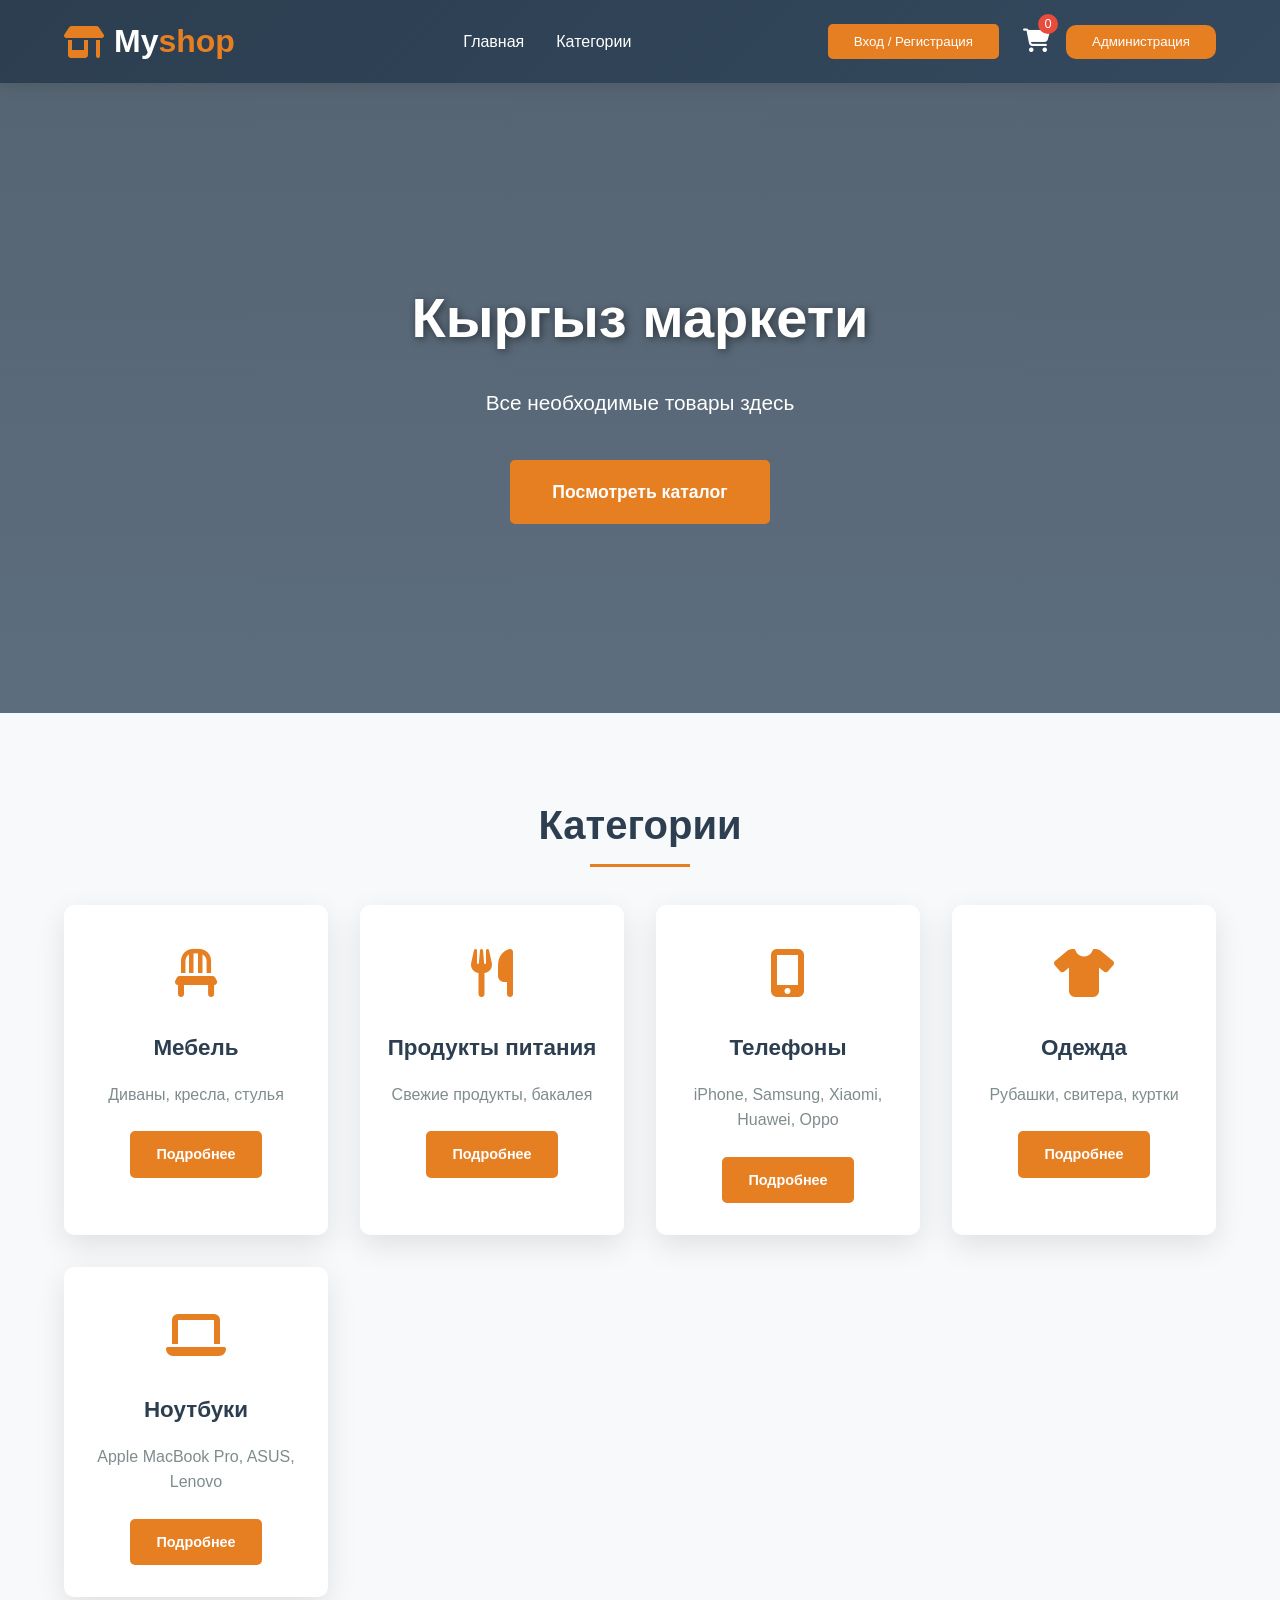
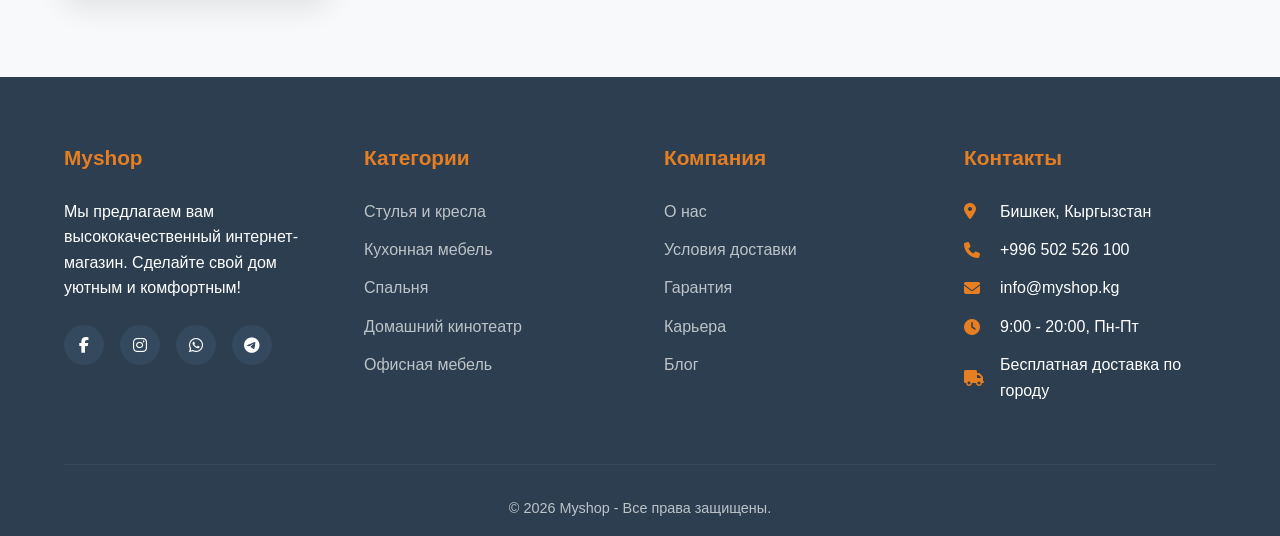
<file: Интернет магазин/Интернет магазин/админ/index.html>
<!DOCTYPE html>
<html lang="ru">

<head>
    <meta charset="UTF-8">
    <meta name="viewport" content="width=device-width, initial-scale=1.0">
    <title>Интернет магазин</title>
    <link rel="stylesheet" href="https://cdnjs.cloudflare.com/ajax/libs/font-awesome/6.4.0/css/all.min.css">
    <link rel="manifest" href="manifest.json">
    <meta name="theme-color" content="#111111">
    <link rel="stylesheet" href="style.css">
</head>

<body>
    <!-- Модальное окно для пароля администратора -->
    <div id="adminPasswordModal" class="modal">
        <div class="modal-content">
            <button class="modal-close" onclick="closeModal('adminPasswordModal')">&times;</button>
            <h2><i class="fas fa-shield-alt"></i> Доступ к административной панели</h2>
            <p style="text-align: center; margin-bottom: 1.5rem; color: #7f8c8d;">Введите пароль администратора для доступа</p>
            <form id="adminPasswordForm">
                <div class="form-group">
                    <label for="adminPassword">Пароль администратора <span class="required">*</span></label>
                    <input type="password" id="adminPassword" placeholder="Введите пароль" required autocomplete="off">
                    <div class="form-error" id="adminPasswordError"></div>
                </div>
                <button type="submit" class="modal-btn">Войти в админ-панель</button>
                <button type="button" class="modal-btn secondary" onclick="closeModal('adminPasswordModal')">Отмена</button>
            </form>
        </div>
    </div>

    <!-- Модальные окна для пользователей -->
    <div id="loginModal" class="modal">
        <div class="modal-content">
            <button class="modal-close" onclick="closeModal('loginModal')">&times;</button>
            <h2>Вход</h2>
            <form id="loginForm">
                <div class="form-group">
                    <label for="loginEmail">Email или телефон <span class="required">*</span></label>
                    <input type="text" id="loginEmail" required>
                    <div class="form-error" id="loginEmailError"></div>
                </div>
                <div class="form-group">
                    <label for="loginPassword">Пароль <span class="required">*</span></label>
                    <input type="password" id="loginPassword" required>
                    <div class="form-error" id="loginPasswordError"></div>
                </div>
                <button type="submit" class="modal-btn">Войти</button>
                <div class="form-switch">
                    Нет аккаунта? <a onclick="showRegister()">Зарегистрироваться</a>
                </div>
            </form>
        </div>
    </div>

    <div id="registerModal" class="modal">
        <div class="modal-content">
            <button class="modal-close" onclick="closeModal('registerModal')">&times;</button>
            <h2>Регистрация</h2>
            <form id="registerForm">
                <div class="form-row">
                    <div class="form-group">
                        <label for="regName">Имя <span class="required">*</span></label>
                        <input type="text" id="regName" required>
                        <div class="form-error" id="regNameError"></div>
                    </div>
                    <div class="form-group">
                        <label for="regLastName">Фамилия <span class="required">*</span></label>
                        <input type="text" id="regLastName" required>
                        <div class="form-error" id="regLastNameError"></div>
                    </div>
                </div>

                <div class="form-group">
                    <label for="regEmail">Email <span class="required">*</span></label>
                    <input type="email" id="regEmail" required>
                    <div class="form-error" id="regEmailError"></div>
                </div>

                <div class="form-row">
                    <div class="form-group">
                        <label for="regPhone">Телефон <span class="required">*</span></label>
                        <input type="tel" id="regPhone" placeholder="+996 XXX XXX XXX" required>
                        <div class="form-error" id="regPhoneError"></div>
                    </div>
                    <div class="form-group">
                        <label for="regBirthDate">Дата рождения</label>
                        <input type="date" id="regBirthDate">
                    </div>
                </div>

                <div class="form-row">
                    <div class="form-group">
                        <label for="regPassword">Пароль <span class="required">*</span></label>
                        <input type="password" id="regPassword" required>
                        <div class="form-error" id="regPasswordError"></div>
                    </div>
                    <div class="form-group">
                        <label for="regConfirmPassword">Подтверждение пароля <span class="required">*</span></label>
                        <input type="password" id="regConfirmPassword" required>
                        <div class="form-error" id="regConfirmPasswordError"></div>
                    </div>
                </div>

                <button type="submit" class="modal-btn">Зарегистрироваться</button>
                <div class="form-switch">
                    Уже есть аккаунт? <a onclick="showLogin()">Войти</a>
                </div>
            </form>
        </div>
    </div>

    <div id="profileModal" class="modal">
        <div class="modal-content">
            <button class="modal-close" onclick="closeModal('profileModal')">&times;</button>
            <h2>Редактировать профиль</h2>
            <form id="profileForm">
                <div class="form-row">
                    <div class="form-group">
                        <label for="profileName">Имя</label>
                        <input type="text" id="profileName">
                    </div>
                    <div class="form-group">
                        <label for="profileLastName">Фамилия</label>
                        <input type="text" id="profileLastName">
                    </div>
                </div>

                <div class="form-group">
                    <label for="profileEmail">Email</label>
                    <input type="email" id="profileEmail">
                </div>

                <div class="form-row">
                    <div class="form-group">
                        <label for="profilePhone">Телефон</label>
                        <input type="tel" id="profilePhone" placeholder="+996 XXX XXX XXX">
                    </div>
                    <div class="form-group">
                        <label for="profileBirthDate">Дата рождения</label>
                        <input type="date" id="profileBirthDate">
                    </div>
                </div>

                <button type="submit" class="modal-btn">Сохранить</button>
            </form>
        </div>
    </div>

    <div id="addressModal" class="modal">
        <div class="modal-content">
            <button class="modal-close" onclick="closeModal('addressModal')">&times;</button>
            <h2>Добавить адрес</h2>
            <form id="addressForm">
                <div class="form-group">
                    <label for="addressName">Название адреса <span class="required">*</span></label>
                    <input type="text" id="addressName" placeholder="Например: Дом, Работа, Дом родителей" required>
                </div>

                <div class="form-group">
                    <label for="addressFull">Полный адрес <span class="required">*</span></label>
                    <textarea id="addressFull" rows="3" placeholder="Улица, дом, квартира" required></textarea>
                </div>

                <div class="form-row">
                    <div class="form-group">
                        <label for="addressCity">Город <span class="required">*</span></label>
                        <select id="addressCity" required>
                            <option value="">Выберите город</option>
                            <option value="Бишкек">Бишкек</option>
                            <option value="Ош">Ош</option>
                            <option value="Каракол">Каракол</option>
                            <option value="Нарын">Нарын</option>
                            <option value="Талас">Талас</option>
                            <option value="Джалал-Абад">Джалал-Абад</option>
                            <option value="Баткен">Баткен</option>
                        </select>
                    </div>
                    <div class="form-group">
                        <label for="addressPostal">Почтовый индекс</label>
                        <input type="text" id="addressPostal" placeholder="720000">
                    </div>
                </div>

                <div class="form-group">
                    <label>Тип адреса</label>
                    <div style="display: flex; gap: 1rem; margin-top: 0.5rem; flex-wrap: wrap;">
                        <label style="display: flex; align-items: center; gap: 0.5rem;">
                            <input type="radio" name="addressType" value="home" checked> 🏠 Дом
                        </label>
                        <label style="display: flex; align-items: center; gap: 0.5rem;">
                            <input type="radio" name="addressType" value="work"> 🏢 Работа
                        </label>
                        <label style="display: flex; align-items: center; gap: 0.5rem;">
                            <input type="radio" name="addressType" value="other"> 📍 Другое
                        </label>
                    </div>
                </div>

                <div class="form-group">
                    <label for="addressInstructions">Дополнительная информация</label>
                    <textarea id="addressInstructions" rows="2" placeholder="Например: У дома есть дерево, 5 этаж..."></textarea>
                </div>

                <button type="submit" class="modal-btn">Добавить адрес</button>
            </form>
        </div>
    </div>

    <!-- Header -->
    <header>
        <div class="container">
            <div class="header-content">
                <div class="logo">
                    <i class="fas fa-shop"></i> My
                    <span>shop</span>
                </div>
                <nav>
                    <ul>
                        <li><a href="#home" class="nav-link nav-active">Главная</a></li>
                        <li><a href="#categories" class="nav-link">Категории</a></li>
                    </ul>
                </nav>
                <div class="container-blok">
                    <div class="header-actions">
                        <div class="user-menu" id="userMenu" style="display: none;">
                            <div class="user-avatar" id="userAvatar"></div>
                            <div class="user-dropdown">
                                <a href="#" onclick="showProfile()"><i class="fas fa-user"></i> Мой профиль</a>
                                <a href="#" onclick="showAddresses()"><i class="fas fa-map-marker-alt"></i> Мои адреса</a>
                                <a href="#"><i class="fas fa-shopping-bag"></i> Мои заказы</a>
                                <a href="#" onclick="showEditProfile()"><i class="fas fa-edit"></i> Редактировать профиль</a>
                                <a href="#" onclick="logout()"><i class="fas fa-sign-out-alt"></i> Выйти</a>
                            </div>
                        </div>
                        <button class="header-btn" id="loginBtn" onclick="showLogin()">Вход / Регистрация</button>
                        <a href="/admin/index.html" class="cart-icon">
                            <i class="fas fa-shopping-cart"></i>
                            <span class="cart-count" id="cartCount">0</span>
                        </a>
                    </div>
                    <div class="blok">
                        <button class="knopka" onclick="showAdminPasswordModal()">Администрация</button>
                    </div>
                </div>
            </div>
        </div>
    </header>

    <!-- Hero Section -->
    <section class="hero" id="home">
        <div class="container">
            <div class="hero-content">
                <h1>Кыргыз маркети</h1>
                <p>Все необходимые товары здесь</p>
                <a href="#categories" class="btn">Посмотреть каталог</a>
            </div>
        </div>
    </section>

    <!-- Категории -->
    <section class="categories" id="categories">
        <div class="container">
            <h2 class="section-title">Категории</h2>
            <div class="category-grid">
                <div class="category-card">
                    <div class="category-icon">
                        <i class="fas fa-chair"></i>
                    </div>
                    <h3>Мебель</h3>
                    <p>Диваны, кресла, стулья</p>
                    <a href="/Интернет магазин/Интернет магазин/отург.html" class="btn">Подробнее</a>
                </div>

                <div class="category-card">
                    <div class="category-icon">
                        <i class="fas fa-utensils"></i>
                    </div>
                    <h3>Продукты питания</h3>
                    <p>Свежие продукты, бакалея</p>
                    <a href="/Интернет магазин/Интернет магазин/Тамак аш.html" class="btn">Подробнее</a>
                </div>

                <div class="category-card">
                    <div class="category-icon">
                        <i class="fas fa-mobile-alt"></i>
                    </div>
                    <h3>Телефоны</h3>
                    <p>iPhone, Samsung, Xiaomi, Huawei, Oppo</p>
                    <a href="/Интернет магазин/Интернет магазин/phon_shop.html" class="btn">Подробнее</a>
                </div>

                <div class="category-card">
                    <div class="category-icon">
                        <i class="fas fa-tshirt"></i>
                    </div>
                    <h3>Одежда</h3>
                    <p>Рубашки, свитера, куртки</p>
                    <a href="/Интернет магазин/Интернет магазин/кийимдер.html" class="btn">Подробнее</a>
                </div>

                <div class="category-card">
                    <div class="category-icon">
                        <i class="fas fa-laptop"></i>
                    </div>
                    <h3>Ноутбуки</h3>
                    <p>Apple MacBook Pro, ASUS, Lenovo</p>
                    <a href="/Интернет магазин/Интернет магазин/noutbook.html" class="btn">Подробнее</a>
                </div>
            </div>
        </div>
    </section>

    <!-- Профиль бөлүмү (скрыт по умолчанию) -->
    <div id="profilePage" style="display: none;">
        <section class="profile-container">
            <div class="container">
                <div style="display: grid; grid-template-columns: 250px 1fr; gap: 2rem;">
                    <div class="profile-sidebar">
                        <div class="profile-header">
                            <div class="profile-avatar" id="profilePageAvatar"></div>
                            <h3 id="profilePageName"></h3>
                            <p id="profilePageEmail"></p>
                        </div>
                        <ul class="profile-menu">
                            <li><a href="#profileInfo" class="active" onclick="showProfileSection('profileInfo')"><i class="fas fa-user"></i> Личная информация</a></li>
                            <li><a href="#profileAddress" onclick="showProfileSection('profileAddress')"><i class="fas fa-map-marker-alt"></i> Адреса</a></li>
                            <li><a href="#profileOrders" onclick="showProfileSection('profileOrders')"><i class="fas fa-shopping-bag"></i> Заказы</a></li>
                            <li><a href="#profileSecurity" onclick="showProfileSection('profileSecurity')"><i class="fas fa-lock"></i> Безопасность</a></li>
                        </ul>
                    </div>

                    <div class="profile-content">
                        <div id="profileInfo" class="profile-section">
                            <h3>Личная информация</h3>
                            <div class="info-row">
                                <div class="info-label">Полное имя:</div>
                                <div class="info-value" id="profileFullName"></div>
                            </div>
                            <div class="info-row">
                                <div class="info-label">Email:</div>
                                <div class="info-value" id="profileInfoEmail"></div>
                            </div>
                            <div class="info-row">
                                <div class="info-label">Телефон:</div>
                                <div class="info-value" id="profilePhoneNumber"></div>
                            </div>
                            <div class="info-row">
                                <div class="info-label">Дата рождения:</div>
                                <div class="info-value" id="profileBirthDate"></div>
                            </div>
                            <div class="info-row">
                                <div class="info-label">Зарегистрирован:</div>
                                <div class="info-value" id="profileRegistered"></div>
                            </div>
                            <button class="btn-edit" onclick="showEditProfile()">Редактировать</button>
                        </div>

                        <div id="profileAddress" class="profile-section" style="display: none;">
                            <h3>Мои адреса</h3>
                            <div class="address-list" id="addressList">
                                <!-- Адреса загружаются сюда -->
                            </div>
                            <button class="btn-edit" onclick="showAddressModal()">Добавить новый адрес</button>
                        </div>

                        <div id="profileOrders" class="profile-section" style="display: none;">
                            <h3>Мои заказы</h3>
                            <p>Заказов нет</p>
                        </div>

                        <div id="profileSecurity" class="profile-section" style="display: none;">
                            <h3>Безопасность</h3>
                            <div class="info-row">
                                <div class="info-label">Статус аккаунта:</div>
                                <div class="info-value">Активен</div>
                            </div>
                            <div class="info-row">
                                <div class="info-label">Последний вход:</div>
                                <div class="info-value" id="lastLogin"></div>
                            </div>
                            <button class="btn-edit" style="background: #e74c3c;" onclick="logout()">Выйти из всех устройств</button>
                        </div>
                    </div>
                </div>
            </div>
        </section>
    </div>

    <!-- Footer -->
    <footer>
        <div class="container">
            <div class="footer-content">
                <div class="footer-column">
                    <h3>Myshop</h3>
                    <p>Мы предлагаем вам высококачественный интернет-магазин. Сделайте свой дом уютным и комфортным!</p>
                    <div class="social-links">
                        <a href="#"><i class="fab fa-facebook-f"></i></a>
                        <a href="#"><i class="fab fa-instagram"></i></a>
                        <a href="#"><i class="fab fa-whatsapp"></i></a>
                        <a href="#"><i class="fab fa-telegram"></i></a>
                    </div>
                </div>

                <div class="footer-column">
                    <h3>Категории</h3>
                    <ul>
                        <li><a href="отург.html">Стулья и кресла</a></li>
                        <li><a href="Ашкана.html">Кухонная мебель</a></li>
                        <li><a href="Жатак.html">Спальня</a></li>
                        <li><a href="кинотеатр.html">Домашний кинотеатр</a></li>
                        <li><a href="#">Офисная мебель</a></li>
                    </ul>
                </div>

                <div class="footer-column">
                    <h3>Компания</h3>
                    <ul>
                        <li><a href="#about">О нас</a></li>
                        <li><a href="#">Условия доставки</a></li>
                        <li><a href="#">Гарантия</a></li>
                        <li><a href="#">Карьера</a></li>
                        <li><a href="#">Блог</a></li>
                    </ul>
                </div>

                <div class="footer-column">
                    <h3>Контакты</h3>
                    <ul class="contact-info">
                        <li><i class="fas fa-map-marker-alt"></i> Бишкек, Кыргызстан</li>
                        <li><i class="fas fa-phone"></i> +996 502 526 100</li>
                        <li><i class="fas fa-envelope"></i> info@myshop.kg</li>
                        <li><i class="fas fa-clock"></i> 9:00 - 20:00, Пн-Пт</li>
                        <li><i class="fas fa-truck"></i> Бесплатная доставка по городу</li>
                    </ul>
                </div>
            </div>

            <div class="copyright">
                &copy; 2026 Myshop - Все права защищены.
            </div>
        </div>
    </footer>
    <script src="script.js"></script>
</body>
</html>
</file>
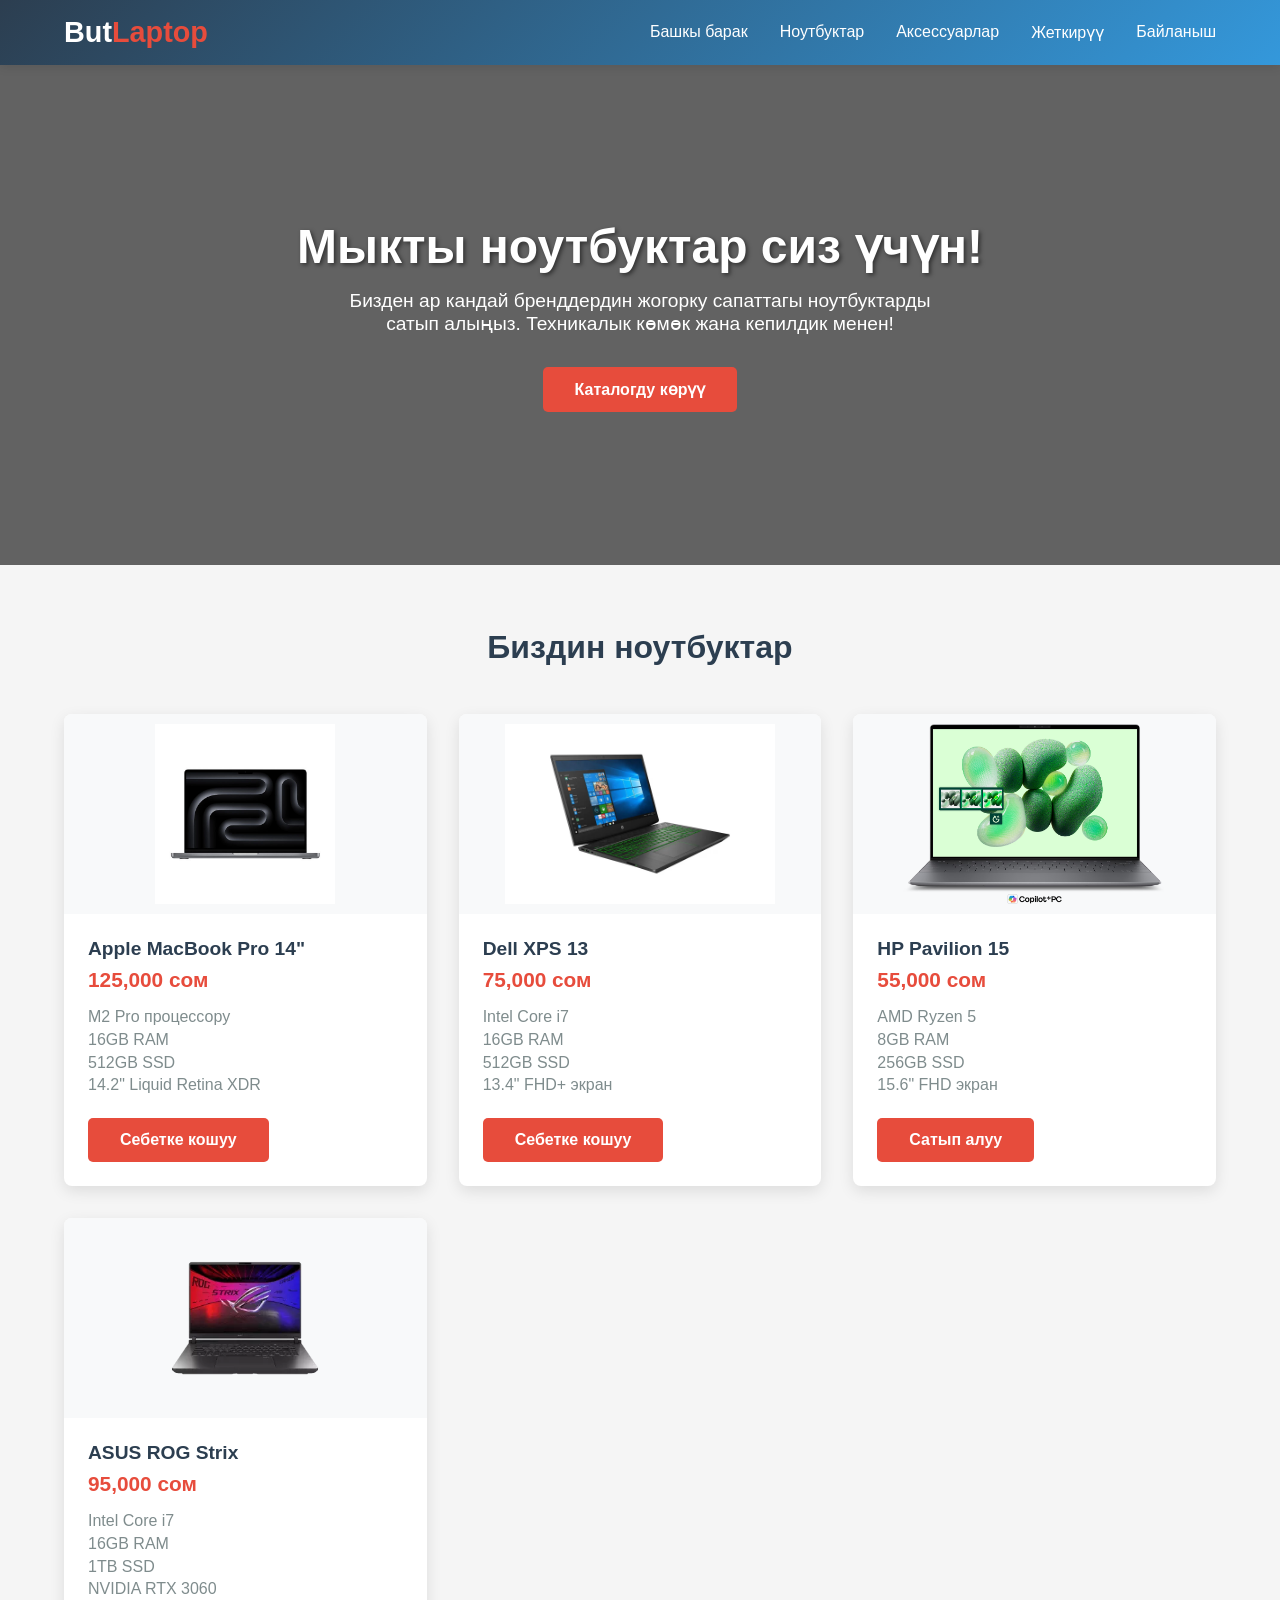
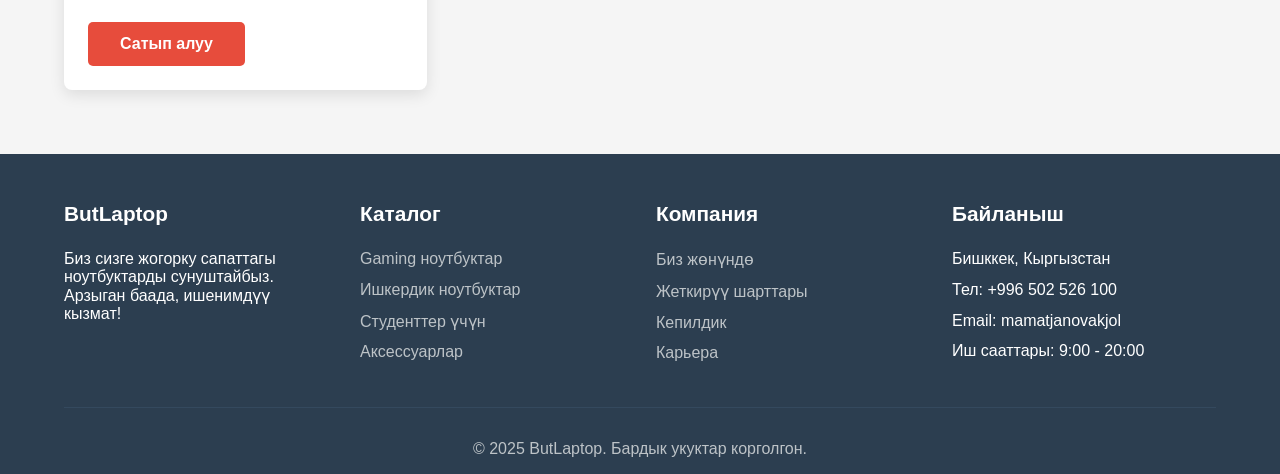
<file: Интернет магазин/Интернет магазин/noutbook.html>
<!DOCTYPE html>
<html lang="ky">
<head>
    <meta charset="UTF-8">
    <meta name="viewport" content="width=device-width, initial-scale=1.0">
    <title>Ноутбук Дүкөнү - But Laptop</title>
    <style>
        * {
            margin: 0;
            padding: 0;
            box-sizing: border-box;
            font-family: 'Arial', sans-serif;
        }

        body {
            background-color: #f5f5f5;
            color: #333;
        }

        /* Header стили */
        header {
            background: linear-gradient(135deg, #2c3e50, #3498db);
            color: white;
            padding: 1rem 0;
            box-shadow: 0 2px 10px rgba(0,0,0,0.1);
        }

        .container {
            width: 90%;
            max-width: 1200px;
            margin: 0 auto;
        }

        .header-content {
            display: flex;
            justify-content: space-between;
            align-items: center;
        }

        .logo {
            font-size: 1.8rem;
            font-weight: bold;
        }

        .logo span {
            color: #e74c3c;
        }

        nav ul {
            display: flex;
            list-style: none;
        }

        nav ul li {
            margin-left: 2rem;
        }

        nav ul li a {
            color: white;
            text-decoration: none;
            font-weight: 500;
            transition: color 0.3s;
        }

        nav ul li a:hover {
            color: #e74c3c;
        }

        /* Hero бөлүмү */
        .hero {
            background: url('https://images.unsplash.com/photo-1593640408182-31c70c8268f5?ixlib=rb-1.2.1&auto=format&fit=crop&w=1342&q=80') no-repeat center center/cover;
            height: 500px;
            display: flex;
            align-items: center;
            text-align: center;
            color: white;
            position: relative;
        }

        .hero::before {
            content: '';
            position: absolute;
            top: 0;
            left: 0;
            width: 100%;
            height: 100%;
            background: rgba(0,0,0,0.6);
        }

        .hero-content {
            position: relative;
            z-index: 1;
            width: 100%;
        }

        .hero h1 {
            font-size: 3rem;
            margin-bottom: 1rem;
            text-shadow: 2px 2px 4px rgba(0,0,0,0.5);
        }

        .hero p {
            font-size: 1.2rem;
            margin-bottom: 2rem;
            max-width: 600px;
            margin-left: auto;
            margin-right: auto;
        }

        .btn {
            display: inline-block;
            background: #e74c3c;
            color: white;
            padding: 0.8rem 2rem;
            border-radius: 5px;
            text-decoration: none;
            font-weight: bold;
            transition: background 0.3s;
        }

        .btn:hover {
            background: #c0392b;
        }

        /* Продукция бөлүмү */
        .products {
            padding: 4rem 0;
        }

        .section-title {
            text-align: center;
            margin-bottom: 3rem;
            font-size: 2rem;
            color: #2c3e50;
        }

        .product-grid {
            display: grid;
            grid-template-columns: repeat(auto-fill, minmax(280px, 1fr));
            gap: 2rem;
        }

        .product-card {
            background: white;
            border-radius: 8px;
            overflow: hidden;
            box-shadow: 0 5px 15px rgba(0,0,0,0.1);
            transition: transform 0.3s;
        }

        .product-card:hover {
            transform: translateY(-10px);
        }

        .product-img {
            height: 200px;
            background-color: #f8f9fa;
            display: flex;
            align-items: center;
            justify-content: center;
            padding: 1rem;
        }

        .product-img img {
            max-width: 100%;
            max-height: 180px;
        }

        .product-info {
            padding: 1.5rem;
        }

        .product-title {
            font-size: 1.2rem;
            margin-bottom: 0.5rem;
            color: #2c3e50;
        }

        .product-price {
            font-size: 1.3rem;
            font-weight: bold;
            color: #e74c3c;
            margin-bottom: 1rem;
        }

        .product-features {
            list-style: none;
            margin-bottom: 1.5rem;
        }

        .product-features li {
            margin-bottom: 0.3rem;
            color: #7f8c8d;
        }

        /* Footer */
        footer {
            background: #2c3e50;
            color: white;
            padding: 3rem 0 1rem;
        }

        .footer-content {
            display: grid;
            grid-template-columns: repeat(auto-fit, minmax(250px, 1fr));
            gap: 2rem;
            margin-bottom: 2rem;
        }

        .footer-column h3 {
            margin-bottom: 1.5rem;
            font-size: 1.3rem;
        }

        .footer-column ul {
            list-style: none;
        }

        .footer-column ul li {
            margin-bottom: 0.8rem;
        }

        .footer-column ul li a {
            color: #bdc3c7;
            text-decoration: none;
            transition: color 0.3s;
        }

        .footer-column ul li a:hover {
            color: #e74c3c;
        }

        .copyright {
            text-align: center;
            padding-top: 2rem;
            border-top: 1px solid #34495e;
            color: #bdc3c7;
        }

        /* Медиа запросы для адаптивности */
        @media (max-width: 768px) {
            .header-content {
                flex-direction: column;
                text-align: center;
            }
            
            nav ul {
                margin-top: 1rem;
                flex-wrap: wrap;
                justify-content: center;
            }
            
            nav ul li {
                margin: 0.5rem 1rem;
            }
            
            .hero h1 {
                font-size: 2rem;
            }
        }
    </style>
</head>
<body>
    <!-- Header -->
    <header>
        <div class="container">
            <div class="header-content">
                <div class="logo">But<span>Laptop</span></div>
                <nav>
                    <ul>
                        <li><a href="#">Башкы барак</a></li>
                        <li><a href="#">Ноутбуктар</a></li>
                        <li><a href="#">Аксессуарлар</a></li>
                        <li><a href="#">Жеткирүү</a></li>
                        <li><a href="#">Байланыш</a></li>
                    </ul>
                </nav>
            </div>
        </div>
    </header>

    <!-- Hero Section -->
    <section class="hero">
        <div class="container">
            <div class="hero-content">
                <h1>Мыкты ноутбуктар сиз үчүн!</h1>
                <p>Бизден ар кандай бренддердин жогорку сапаттагы ноутбуктарды сатып алыңыз. Техникалык көмөк жана кепилдик менен!</p>
                <a href="#" class="btn">Каталогду көрүү</a>
            </div>
        </div>
    </section>

    <!-- Продукция -->
    <section class="products">
        <div class="container">
            <h2 class="section-title">Биздин ноутбуктар</h2>
            <div class="product-grid">
                <!-- Продукт 1 -->
                <div class="product-card">
                    <div class="product-img">
                        <img src="img/product-small-picturemcp14spg-1200x1200.webp" alt="MacBook Pro">
                    </div>
                    <div class="product-info">
                        <h3 class="product-title">Apple MacBook Pro 14"</h3>
                        <div class="product-price">125,000 сом</div>
                        <ul class="product-features">
                            <li>M2 Pro процессору</li>
                            <li>16GB RAM</li>
                            <li>512GB SSD</li>
                            <li>14.2" Liquid Retina XDR</li>
                        </ul>
                        <a href="#" class="btn">Себетке кошуу</a>
                    </div>
                </div>

                <!-- Продукт 2 -->
                <div class="product-card">
                    <div class="product-img">
                        <img src="img/1-1-1200x800.webp"Dell XPS 13">
                    </div>
                    <div class="product-info">
                        <h3 class="product-title">Dell XPS 13</h3>
                        <div class="product-price">75,000 сом</div>
                        <ul class="product-features">
                            <li>Intel Core i7</li>
                            <li>16GB RAM</li>
                            <li>512GB SSD</li>
                            <li>13.4" FHD+ экран</li>
                        </ul>
                        <a href="#" class="btn">Себетке кошуу</a>
                    </div>
                </div>

                <!-- Продукт 3 -->
                <div class="product-card">
                    <div class="product-img">
                        <img src="img/xps-13-9345-laptop-gray-copilot-pc-mg.avif"HP Pavilion">
                    </div>
                    <div class="product-info">
                        <h3 class="product-title">HP Pavilion 15</h3>
                        <div class="product-price">55,000 сом</div>
                        <ul class="product-features">
                            <li>AMD Ryzen 5</li>
                            <li>8GB RAM</li>
                            <li>256GB SSD</li>
                            <li>15.6" FHD экран</li>
                        </ul>
                        <li href="#" class="btn">Сатып алуу</li>
                    </div>
                </div>

                <!-- Продукт 4 -->
                <div class="product-card">
                    <div class="product-img">
                        <img src="img/w273.webp" alt="ASUS ROG">
                    </div>
                    <div class="product-info">
                        <h3 class="product-title">ASUS ROG Strix</h3>
                        <div class="product-price">95,000 сом</div>
                        <ul class="product-features">
                            <li>Intel Core i7</li>
                            <li>16GB RAM</li>
                            <li>1TB SSD</li>
                            <li>NVIDIA RTX 3060</li>
                        </ul>
                        <li href="#" class="btn">Сатып алуу</li>
                    </div>
                </div>
            </div>
        </div>
    </section>

    <!-- Footer -->
    <footer>
        <div class="container">
            <div class="footer-content">
                <div class="footer-column">
                    <h3>ButLaptop</h3>
                    <p>Биз сизге жогорку сапаттагы ноутбуктарды сунуштайбыз. Арзыган баада, ишенимдүү кызмат!</p>
                </div>
                <div class="footer-column">
                    <h3>Каталог</h3>
                    <ul>
                        <li><a href="#">Gaming ноутбуктар</a></li>
                        <li><a href="#">Ишкердик ноутбуктар</a></li>
                        <li><a href="#">Студенттер үчүн</a></li>
                        <li><a href="#">Аксессуарлар</a></li>
                    </ul>
                </div>
                <div class="footer-column">
                    <h3>Компания</h3>
                    <ul>
                        <li><a href="#">Биз жөнүндө</a></li>
                        <li><a href="#">Жеткирүү шарттары</a></li>
                        <li><a href="#">Кепилдик</a></li>
                        <li><a href="#">Карьера</a></li>
                    </ul>
                </div>
                <div class="footer-column">
                    <h3>Байланыш</h3>
                    <ul>
                        <li>Бишккек, Кыргызстан</li>
                        <li>Тел: +996 502 526 100</li>
                        <li>Email: mamatjanovakjol</li>
                        <li>Иш сааттары: 9:00 - 20:00</li>
                    </ul>
                </div>
            </div>
            <div class="copyright">
                &copy; 2025 ButLaptop. Бардык укуктар корголгон.
            </div>
        </div>
    </footer>
</body>
</html>
</file>
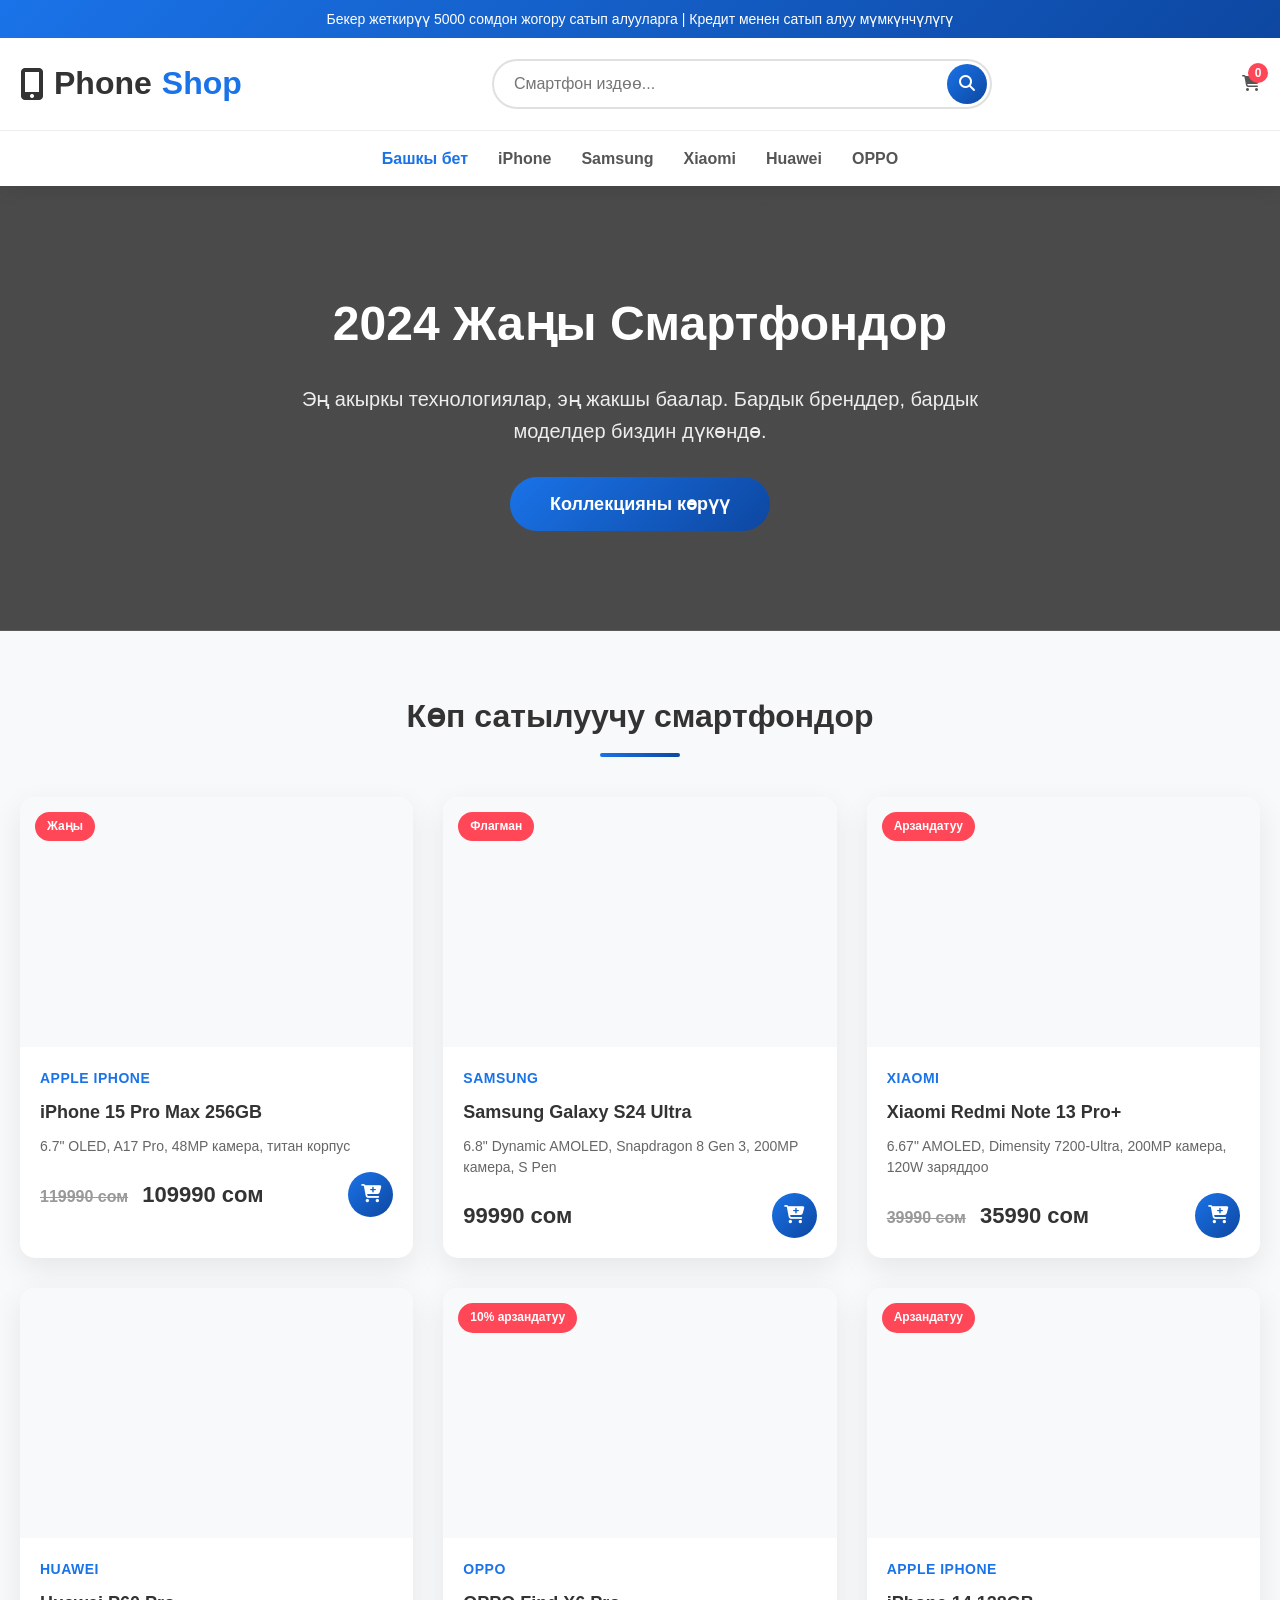
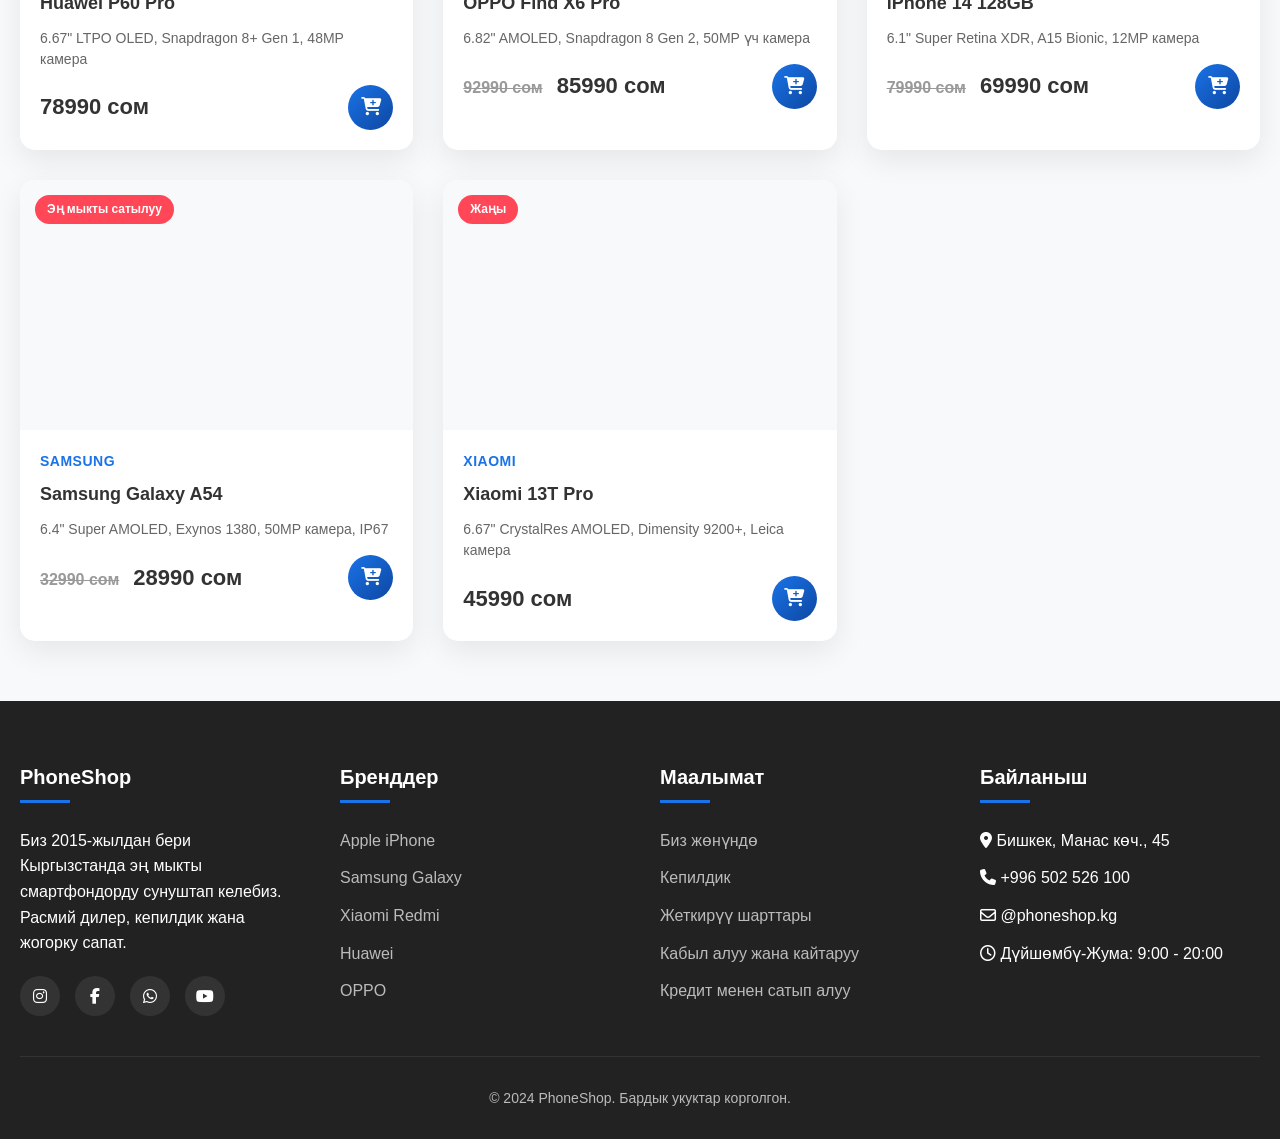
<file: Интернет магазин/Интернет магазин/phon_shop.html>
<!DOCTYPE html>
<html lang="ky">
<head>
    <meta charset="UTF-8">
    <meta name="viewport" content="width=device-width, initial-scale=1.0">
    <title>PhoneShop - Смартфондор дүкөнү</title>
    <link rel="stylesheet" href="https://cdnjs.cloudflare.com/ajax/libs/font-awesome/6.4.0/css/all.min.css">
    <style>
        * {
            margin: 0;
            padding: 0;
            box-sizing: border-box;
            font-family: 'Segoe UI', Tahoma, Geneva, Verdana, sans-serif;
        }
        
        body {
            background-color: #f8f9fa;
            color: #333;
            line-height: 1.6;
        }
        
        .container {
            max-width: 1400px;
            margin: 0 auto;
            padding: 0 20px;
        }
        
        /* Header */
        .header {
            background: white;
            box-shadow: 0 2px 20px rgba(0,0,0,0.1);
            position: sticky;
            top: 0;
            z-index: 1000;
        }
        
        .top-bar {
            background: linear-gradient(135deg, #1a73e8 0%, #0d47a1 100%);
            color: white;
            padding: 8px 0;
            text-align: center;
            font-size: 14px;
        }
        
        .main-header {
            padding: 20px 0;
        }
        
        .header-content {
            display: flex;
            justify-content: space-between;
            align-items: center;
        }
        
        .logo {
            font-size: 32px;
            font-weight: 700;
            color: #333;
            display: flex;
            align-items: center;
            gap: 10px;
        }
        
        .logo span {
            color: #1a73e8;
        }
        
        .search-bar {
            flex: 1;
            max-width: 500px;
            margin: 0 30px;
            position: relative;
        }
        
        .search-bar input {
            width: 100%;
            padding: 14px 50px 14px 20px;
            border: 2px solid #e0e0e0;
            border-radius: 30px;
            font-size: 16px;
            transition: all 0.3s;
        }
        
        .search-bar input:focus {
            outline: none;
            border-color: #1a73e8;
        }
        
        .search-bar button {
            position: absolute;
            right: 5px;
            top: 5px;
            background: linear-gradient(135deg, #1a73e8 0%, #0d47a1 100%);
            border: none;
            width: 40px;
            height: 40px;
            border-radius: 50%;
            color: white;
            cursor: pointer;
            font-size: 16px;
        }
        
        .header-actions {
            display: flex;
            gap: 25px;
            align-items: center;
        }
        
        .header-icon {
            position: relative;
            cursor: pointer;
            color: #555;
            transition: color 0.3s;
        }
        
        .header-icon:hover {
            color: #1a73e8;
        }
        
        .cart-count {
            position: absolute;
            top: -8px;
            right: -8px;
            background: #ff4757;
            color: white;
            width: 20px;
            height: 20px;
            border-radius: 50%;
            font-size: 12px;
            display: flex;
            align-items: center;
            justify-content: center;
            font-weight: bold;
        }
        
        /* Navigation */
        .main-nav {
            background: white;
            border-top: 1px solid #eee;
        }
        
        .nav-list {
            display: flex;
            list-style: none;
            justify-content: center;
            padding: 15px 0;
            flex-wrap: wrap;
        }
        
        .nav-item {
            margin: 0 15px;
        }
        
        .nav-link {
            text-decoration: none;
            color: #555;
            font-weight: 600;
            font-size: 16px;
            padding: 10px 0;
            transition: color 0.3s;
            cursor: pointer;
        }
        
        .nav-link:hover,
        .nav-link.active {
            color: #1a73e8;
        }
        
        /* Hero Section */
        .hero {
            background: linear-gradient(rgba(0,0,0,0.7), rgba(0,0,0,0.7)), url('https://images.unsplash.com/photo-1511707171634-5f897ff02aa9?ixlib=rb-4.0.3&auto=format&fit=crop&w=1480&q=80');
            background-size: cover;
            background-position: center;
            color: white;
            padding: 100px 0;
            text-align: center;
            margin-bottom: 60px;
        }
        
        .hero h1 {
            font-size: 48px;
            margin-bottom: 20px;
            font-weight: 700;
        }
        
        .hero p {
            font-size: 20px;
            max-width: 700px;
            margin: 0 auto 30px;
            opacity: 0.9;
        }
        
        .cta-button {
            background: linear-gradient(135deg, #1a73e8 0%, #0d47a1 100%);
            color: white;
            border: none;
            padding: 16px 40px;
            font-size: 18px;
            border-radius: 30px;
            cursor: pointer;
            font-weight: 600;
            transition: transform 0.3s;
        }
        
        .cta-button:hover {
            transform: translateY(-3px);
        }
        
        /* Products */
        .section-title {
            text-align: center;
            margin-bottom: 40px;
            font-size: 32px;
            color: #333;
            position: relative;
            padding-bottom: 15px;
        }
        
        .section-title:after {
            content: '';
            position: absolute;
            bottom: 0;
            left: 50%;
            transform: translateX(-50%);
            width: 80px;
            height: 4px;
            background: linear-gradient(135deg, #1a73e8 0%, #0d47a1 100%);
            border-radius: 2px;
        }
        
        .products-grid {
            display: grid;
            grid-template-columns: repeat(auto-fill, minmax(300px, 1fr));
            gap: 30px;
            margin-bottom: 60px;
        }
        
        .product-card {
            background: white;
            border-radius: 15px;
            overflow: hidden;
            box-shadow: 0 10px 30px rgba(0,0,0,0.08);
            transition: transform 0.3s, box-shadow 0.3s;
            position: relative;
        }
        
        .product-card:hover {
            transform: translateY(-10px);
            box-shadow: 0 15px 40px rgba(0,0,0,0.15);
        }
        
        .product-image {
            height: 250px;
            background-size: cover;
            background-position: center;
            position: relative;
            background-color: #f8f9fa;
        }
        
        .product-badge {
            position: absolute;
            top: 15px;
            left: 15px;
            background: #ff4757;
            color: white;
            padding: 5px 12px;
            border-radius: 20px;
            font-size: 12px;
            font-weight: 600;
        }
        
        .product-info {
            padding: 20px;
        }
        
        .product-brand {
            color: #1a73e8;
            font-size: 14px;
            font-weight: 600;
            margin-bottom: 8px;
            text-transform: uppercase;
            letter-spacing: 0.5px;
        }
        
        .product-name {
            font-size: 18px;
            font-weight: 600;
            margin-bottom: 10px;
            color: #333;
        }
        
        .product-specs {
            color: #666;
            font-size: 14px;
            margin-bottom: 15px;
            line-height: 1.5;
        }
        
        .product-footer {
            display: flex;
            justify-content: space-between;
            align-items: center;
        }
        
        .product-price {
            font-size: 22px;
            font-weight: 700;
            color: #333;
        }
        
        .product-price .old-price {
            font-size: 16px;
            color: #999;
            text-decoration: line-through;
            margin-right: 8px;
        }
        
        .add-to-cart {
            background: linear-gradient(135deg, #1a73e8 0%, #0d47a1 100%);
            color: white;
            border: none;
            width: 45px;
            height: 45px;
            border-radius: 50%;
            cursor: pointer;
            font-size: 18px;
            transition: transform 0.3s;
        }
        
        .add-to-cart:hover {
            transform: scale(1.1);
        }
        
        /* Footer */
        .footer {
            background: #222;
            color: white;
            padding: 60px 0 30px;
            margin-top: 60px;
        }
        
        .footer-content {
            display: grid;
            grid-template-columns: repeat(auto-fit, minmax(250px, 1fr));
            gap: 40px;
            margin-bottom: 40px;
        }
        
        .footer-column h3 {
            font-size: 20px;
            margin-bottom: 25px;
            position: relative;
            padding-bottom: 10px;
        }
        
        .footer-column h3:after {
            content: '';
            position: absolute;
            bottom: 0;
            left: 0;
            width: 50px;
            height: 3px;
            background: #1a73e8;
        }
        
        .footer-links {
            list-style: none;
        }
        
        .footer-links li {
            margin-bottom: 12px;
        }
        
        .footer-links a {
            color: #bbb;
            text-decoration: none;
            transition: color 0.3s;
            cursor: pointer;
        }
        
        .footer-links a:hover {
            color: #1a73e8;
        }
        
        .social-icons {
            display: flex;
            gap: 15px;
            margin-top: 20px;
        }
        
        .social-icon {
            width: 40px;
            height: 40px;
            border-radius: 50%;
            background: #333;
            display: flex;
            align-items: center;
            justify-content: center;
            color: white;
            text-decoration: none;
            transition: all 0.3s;
        }
        
        .social-icon:hover {
            background: #1a73e8;
            transform: translateY(-3px);
        }
        
        .copyright {
            text-align: center;
            padding-top: 30px;
            border-top: 1px solid #333;
            color: #bbb;
            font-size: 14px;
        }
        
        /* Cart Modal */
        .cart-modal {
            display: none;
            position: fixed;
            top: 0;
            right: 0;
            width: 100%;
            height: 100%;
            background: rgba(0,0,0,0.5);
            z-index: 2000;
            justify-content: flex-end;
        }
        
        .cart-content {
            width: 100%;
            max-width: 450px;
            background: white;
            height: 100%;
            overflow-y: auto;
            animation: slideIn 0.3s ease;
        }
        
        @keyframes slideIn {
            from { transform: translateX(100%); }
            to { transform: translateX(0); }
        }
        
        .cart-header {
            padding: 25px;
            background: linear-gradient(135deg, #1a73e8 0%, #0d47a1 100%);
            color: white;
            display: flex;
            justify-content: space-between;
            align-items: center;
        }
        
        .cart-items {
            padding: 20px;
            min-height: 300px;
        }
        
        .cart-item {
            display: flex;
            padding: 15px 0;
            border-bottom: 1px solid #eee;
            gap: 15px;
        }
        
        .cart-item-image {
            width: 80px;
            height: 80px;
            background-size: cover;
            background-position: center;
            border-radius: 10px;
            background-color: #f8f9fa;
        }
        
        .cart-item-details {
            flex: 1;
        }
        
        .cart-item-name {
            font-weight: 600;
            margin-bottom: 8px;
        }
        
        .cart-item-price {
            color: #1a73e8;
            font-weight: 600;
            margin-bottom: 10px;
        }
        
        .cart-item-actions {
            display: flex;
            align-items: center;
            gap: 10px;
        }
        
        .quantity-btn {
            width: 30px;
            height: 30px;
            border-radius: 50%;
            border: 1px solid #ddd;
            background: white;
            cursor: pointer;
            display: flex;
            align-items: center;
            justify-content: center;
        }
        
        .cart-footer {
            padding: 25px;
            background: #f8f9fa;
            border-top: 1px solid #eee;
        }
        
        .cart-total {
            display: flex;
            justify-content: space-between;
            font-size: 20px;
            font-weight: 700;
            margin-bottom: 25px;
        }
        
        .checkout-btn {
            width: 100%;
            padding: 16px;
            background: linear-gradient(135deg, #1a73e8 0%, #0d47a1 100%);
            color: white;
            border: none;
            border-radius: 10px;
            font-size: 18px;
            font-weight: 600;
            cursor: pointer;
            transition: opacity 0.3s;
        }
        
        .checkout-btn:hover {
            opacity: 0.9;
        }
        
        /* Responsive */
        @media (max-width: 992px) {
            .header-content {
                flex-direction: column;
                gap: 20px;
            }
            
            .search-bar {
                max-width: 100%;
                margin: 10px 0;
            }
            
            .nav-list {
                flex-wrap: wrap;
            }
            
            .hero h1 {
                font-size: 36px;
            }
        }
        
        @media (max-width: 768px) {
            .hero {
                padding: 60px 0;
            }
            
            .hero h1 {
                font-size: 28px;
            }
            
            .hero p {
                font-size: 16px;
            }
            
            .products-grid {
                grid-template-columns: repeat(auto-fill, minmax(280px, 1fr));
                gap: 20px;
            }
            
            .cart-content {
                max-width: 100%;
            }
        }
    </style>
</head>
<body>
    <!-- Header -->
    <header class="header">
        <div class="top-bar">
            <div class="container">Бекер жеткирүү 5000 сомдон жогору сатып алууларга | Кредит менен сатып алуу мүмкүнчүлүгү</div>
        </div>
        
        <div class="main-header">
            <div class="container">
                <div class="header-content">
                    <div class="logo">
                        <i class="fas fa-mobile-alt"></i>
                        Phone<span>Shop</span>
                    </div>
                    
                    <div class="search-bar">
                        <input type="text" id="searchInput" placeholder="Смартфон издөө...">
                        <button id="searchButton">
                            <i class="fas fa-search"></i>
                        </button>
                    </div>
                    
                    <div class="header-actions">
                        <div class="header-icon" id="cartButton">
                            <i class="fas fa-shopping-cart"></i>
                            <span class="cart-count" id="cartCount">0</span>
                        </div>
                    </div>
                </div>
            </div>
        </div>
        
        <nav class="main-nav">
            <div class="container">
                <ul class="nav-list">
                    <li class="nav-item"><a class="nav-link active" data-category="all">Башкы бет</a></li>
                    <li class="nav-item"><a class="nav-link" data-category="iphone">iPhone</a></li>
                    <li class="nav-item"><a class="nav-link" data-category="samsung">Samsung</a></li>
                    <li class="nav-item"><a class="nav-link" data-category="xiaomi">Xiaomi</a></li>
                    <li class="nav-item"><a class="nav-link" data-category="huawei">Huawei</a></li>
                    <li class="nav-item"><a class="nav-link" data-category="oppo">OPPO</a></li>
                </ul>
            </div>
        </nav>
    </header>
    
    <!-- Hero Section -->
    <section class="hero">
        <div class="container">
            <h1>2024 Жаңы Смартфондор</h1>
            <p>Эң акыркы технологиялар, эң жакшы баалар. Бардык бренддер, бардык моделдер биздин дүкөндө.</p>
            <button class="cta-button" id="ctaButton">Коллекцияны көрүү</button>
        </div>
    </section>
    
    <!-- Products -->
    <section class="products">
        <div class="container">
            <h2 class="section-title" id="productsTitle">Көп сатылуучу смартфондор</h2>
            <div class="products-grid" id="productsGrid">
                <!-- Смартфондор бул жерге жүктөлөт -->
            </div>
        </div>
    </section>
    
    <!-- Footer -->
    <footer class="footer">
        <div class="container">
            <div class="footer-content">
                <div class="footer-column">
                    <h3>PhoneShop</h3>
                    <p>Биз 2015-жылдан бери Кыргызстанда эң мыкты смартфондорду сунуштап келебиз. Расмий дилер, кепилдик жана жогорку сапат.</p>
                    <div class="social-icons">
                        <a href="#" class="social-icon"><i class="fab fa-instagram"></i></a>
                        <a href="#" class="social-icon"><i class="fab fa-facebook-f"></i></a>
                        <a href="#" class="social-icon"><i class="fab fa-whatsapp"></i></a>
                        <a href="#" class="social-icon"><i class="fab fa-youtube"></i></a>
                    </div>
                </div>
                
                <div class="footer-column">
                    <h3>Бренддер</h3>
                    <ul class="footer-links">
                        <li><a data-category="iphone">Apple iPhone</a></li>
                        <li><a data-category="samsung">Samsung Galaxy</a></li>
                        <li><a data-category="xiaomi">Xiaomi Redmi</a></li>
                        <li><a data-category="huawei">Huawei</a></li>
                        <li><a data-category="oppo">OPPO</a></li>
                    </ul>
                </div>
                
                <div class="footer-column">
                    <h3>Маалымат</h3>
                    <ul class="footer-links">
                        <li><a href="#">Биз жөнүндө</a></li>
                        <li><a href="#">Кепилдик</a></li>
                        <li><a href="#">Жеткирүү шарттары</a></li>
                        <li><a href="#">Кабыл алуу жана кайтаруу</a></li>
                        <li><a href="#">Кредит менен сатып алуу</a></li>
                    </ul>
                </div>
                
                <div class="footer-column">
                    <h3>Байланыш</h3>
                    <ul class="footer-links">
                        <li><i class="fas fa-map-marker-alt"></i> Бишкек, Манас көч., 45</li>
                        <li><i class="fas fa-phone"></i> +996 502 526 100</li>
                        <li><i class="far fa-envelope"></i> @phoneshop.kg</li>
                        <li><i class="far fa-clock"></i> Дүйшөмбү-Жума: 9:00 - 20:00</li>
                    </ul>
                </div>
            </div>
            
            <div class="copyright">
                &copy; 2024 PhoneShop. Бардык укуктар корголгон.
            </div>
        </div>
    </footer>
    
    <!-- Cart Modal -->
    <div class="cart-modal" id="cartModal">
        <div class="cart-content">
            <div class="cart-header">
                <h2><i class="fas fa-shopping-cart"></i> Сиздин себет</h2>
                <button id="closeCartButton">
                    <i class="fas fa-times"></i>
                </button>
            </div>
            
            <div class="cart-items" id="cartItems">
                <!-- Себеттеги товарлар бул жерге жүктөлөт -->
            </div>
            
            <div class="cart-footer">
                <div class="cart-total">
                    <span>Жалпы сумма:</span>
                    <span id="cartTotal">0 сом</span>
                </div>
                <button class="checkout-btn" id="checkoutButton">
                    <i class="fas fa-check"></i> Заказ берип жатышат
                </button>
            </div>
        </div>
    </div>

    <script>
        // ========== ГЛОБАЛДЫК ӨЗГӨРМӨЛӨР ==========
        let cart = [];
        let currentCategory = 'all';
        
        // ========== ТЕЛЕФОНДОРДУН ДАТАСЫ ==========
        const phonesData = [
            {
                id: 1,
                name: 'iPhone 15 Pro Max 256GB',
                brand: 'iphone',
                price: 109990,
                oldPrice: 119990,
                specs: '6.7" OLED, A17 Pro, 48MP камера, титан корпус',
                image: 'https://images.unsplash.com/photo-1695048133142-1a20484d2569?ixlib=rb-4.0.3&auto=format&fit=crop&w=1470&q=80',
                badge: 'Жаңы'
            },
            {
                id: 2,
                name: 'Samsung Galaxy S24 Ultra',
                brand: 'samsung',
                price: 99990,
                oldPrice: 0,
                specs: '6.8" Dynamic AMOLED, Snapdragon 8 Gen 3, 200MP камера, S Pen',
                image: 'https://images.unsplash.com/photo-1610945265064-0e34e5519bbf?ixlib=rb-4.0.3&auto=format&fit=crop&w=1470&q=80',
                badge: 'Флагман'
            },
            {
                id: 3,
                name: 'Xiaomi Redmi Note 13 Pro+',
                brand: 'xiaomi',
                price: 35990,
                oldPrice: 39990,
                specs: '6.67" AMOLED, Dimensity 7200-Ultra, 200MP камера, 120W заряддоо',
                image: 'https://images.unsplash.com/photo-1598327105666-5b89351aff97?ixlib=rb-4.0.3&auto=format&fit=crop&w=1470&q=80',
                badge: 'Арзандатуу'
            },
            {
                id: 4,
                name: 'Huawei P60 Pro',
                brand: 'huawei',
                price: 78990,
                oldPrice: 0,
                specs: '6.67" LTPO OLED, Snapdragon 8+ Gen 1, 48MP камера',
                image: 'https://images.unsplash.com/photo-1592899677977-9c10ca588bbd?ixlib=rb-4.0.3&auto=format&fit=crop&w=1528&q=80',
                badge: ''
            },
            {
                id: 5,
                name: 'OPPO Find X6 Pro',
                brand: 'oppo',
                price: 85990,
                oldPrice: 92990,
                specs: '6.82" AMOLED, Snapdragon 8 Gen 2, 50MP үч камера',
                image: 'https://images.unsplash.com/photo-1598327105854-c8674faddf74?ixlib=rb-4.0.3&auto=format&fit=crop&w=1470&q=80',
                badge: '10% арзандатуу'
            },
            {
                id: 6,
                name: 'iPhone 14 128GB',
                brand: 'iphone',
                price: 69990,
                oldPrice: 79990,
                specs: '6.1" Super Retina XDR, A15 Bionic, 12MP камера',
                image: 'https://images.unsplash.com/photo-1675867528417-6f699b1c7eb3?ixlib=rb-4.0.3&auto=format&fit=crop&w=1470&q=80',
                badge: 'Арзандатуу'
            },
            {
                id: 7,
                name: 'Samsung Galaxy A54',
                brand: 'samsung',
                price: 28990,
                oldPrice: 32990,
                specs: '6.4" Super AMOLED, Exynos 1380, 50MP камера, IP67',
                image: 'https://images.unsplash.com/photo-1610945265064-0e34e5519bbf?ixlib=rb-4.0.3&auto=format&fit=crop&w=1470&q=80',
                badge: 'Эң мыкты сатылуу'
            },
            {
                id: 8,
                name: 'Xiaomi 13T Pro',
                brand: 'xiaomi',
                price: 45990,
                oldPrice: 0,
                specs: '6.67" CrystalRes AMOLED, Dimensity 9200+, Leica камера',
                image: 'https://images.unsplash.com/photo-1592899677977-9c10ca588bbd?ixlib=rb-4.0.3&auto=format&fit=crop&w=1528&q=80',
                badge: 'Жаңы'
            }
        ];
        
        // ========== ДОМ ЖҮКТӨЛГӨНДӨ ==========
        document.addEventListener('DOMContentLoaded', function() {
            console.log('PhoneShop сайты жүктөлдү!');
            
            // Иконкаларды жүктөө
            loadFontAwesome();
            
            // Продуктарды жүктөө
            loadProducts();
            
            // Себетти жүктөө
            loadCart();
            updateCartDisplay();
            
            // Event listener'лерди кошуу
            setupEventListeners();
            
            // Welcome notification
            showWelcomeMessage();
        });
        
        // ========== EVENT LISTENER'ЛЕРДИ КОШУУ ==========
        function setupEventListeners() {
            // Издөө баскычы
            document.getElementById('searchButton').addEventListener('click', searchProducts);
            
            // Enter баскычы менен издөө
            document.getElementById('searchInput').addEventListener('keypress', function(e) {
                if (e.key === 'Enter') {
                    searchProducts();
                }
            });
            
            // Себет баскычы
            document.getElementById('cartButton').addEventListener('click', toggleCart);
            
            // Себетти жабуу баскычы
            document.getElementById('closeCartButton').addEventListener('click', toggleCart);
            
            // Checkout баскычы
            document.getElementById('checkoutButton').addEventListener('click', checkout);
            
            // CTA баскычы
            document.getElementById('ctaButton').addEventListener('click', scrollToProducts);
            
            // Навигация байланыштары
            document.querySelectorAll('.nav-link').forEach(link => {
                link.addEventListener('click', function() {
                    const category = this.getAttribute('data-category');
                    filterByCategory(category);
                });
            });
            
            // Footer байланыштары
            document.querySelectorAll('.footer-links a[data-category]').forEach(link => {
                link.addEventListener('click', function() {
                    const category = this.getAttribute('data-category');
                    filterByCategory(category);
                });
            });
            
            // Модалдык терезени жабуу
            document.getElementById('cartModal').addEventListener('click', function(e) {
                if (e.target === this) {
                    toggleCart();
                }
            });
        }
        
        // ========== FONT AWESOME ЖҮКТӨӨ ==========
        function loadFontAwesome() {
            const link = document.createElement('link');
            link.rel = 'stylesheet';
            link.href = 'https://cdnjs.cloudflare.com/ajax/libs/font-awesome/6.4.0/css/all.min.css';
            document.head.appendChild(link);
        }
        
        // ========== ПРОДУКТАРДЫ ЖҮКТӨӨ ==========
        function loadProducts() {
            const container = document.getElementById('productsGrid');
            const title = document.getElementById('productsTitle');
            
            if (!container) {
                console.error('Продуктар контейнери табылган жок!');
                return;
            }
            
            // Контейнерди боштоо
            container.innerHTML = '';
            
            // Фильтрлөө
            let filteredPhones = phonesData;
            if (currentCategory !== 'all') {
                filteredPhones = phonesData.filter(phone => phone.brand === currentCategory);
            }
            
            // Аталыш жаңыртуу
            if (title) {
                const titles = {
                    'all': 'Көп сатылуучу смартфондор',
                    'iphone': 'iPhone смартфондору',
                    'samsung': 'Samsung смартфондору',
                    'xiaomi': 'Xiaomi смартфондору',
                    'huawei': 'Huawei смартфондору',
                    'oppo': 'OPPO смартфондору'
                };
                title.textContent = titles[currentCategory] || 'Смартфондор';
            }
            
            // Эгерде товар жок болсо
            if (filteredPhones.length === 0) {
                container.innerHTML = `
                    <div style="grid-column: 1 / -1; text-align: center; padding: 60px 20px;">
                        <i class="fas fa-mobile-alt" style="font-size: 70px; color: #ddd; margin-bottom: 20px;"></i>
                        <h3>Бул категорияда смартфон жок</h3>
                        <p>Башка категорияларды караңыз</p>
                    </div>
                `;
                return;
            }
            
            // Продуктарды түзүү
            filteredPhones.forEach(phone => {
                const card = document.createElement('div');
                card.className = 'product-card';
                
                // Бадж
                let badge = phone.badge;
                if (!badge && phone.oldPrice && phone.oldPrice > phone.price) {
                    const discount = Math.round((1 - phone.price / phone.oldPrice) * 100);
                    badge = discount + '% арзандатуу';
                }
                
                card.innerHTML = `
                    <div class="product-image" style="background-image: url('${phone.image}')">
                        ${badge ? `<div class="product-badge">${badge}</div>` : ''}
                    </div>
                    <div class="product-info">
                        <div class="product-brand">${getBrandName(phone.brand)}</div>
                        <div class="product-name">${phone.name}</div>
                        <div class="product-specs">${phone.specs}</div>
                        <div class="product-footer">
                            <div class="product-price">
                                ${phone.oldPrice && phone.oldPrice > phone.price ? 
                                    `<span class="old-price">${phone.oldPrice} сом</span>` : ''}
                                ${phone.price} сом
                            </div>
                            <button class="add-to-cart" data-id="${phone.id}">
                                <i class="fas fa-cart-plus"></i>
                            </button>
                        </div>
                    </div>
                `;
                
                // Add to cart button event
                const addButton = card.querySelector('.add-to-cart');
                addButton.addEventListener('click', function() {
                    addToCart(parseInt(this.getAttribute('data-id')));
                });
                
                container.appendChild(card);
            });
            
            console.log(`${filteredPhones.length} смартфон жүктөлдү`);
        }
        
        // ========== БРЕНД АТЫН АЛУУ ==========
        function getBrandName(brandId) {
            const brands = {
                'iphone': 'Apple iPhone',
                'samsung': 'Samsung',
                'xiaomi': 'Xiaomi',
                'huawei': 'Huawei',
                'oppo': 'OPPO'
            };
            return brands[brandId] || brandId;
        }
        
        // ========== КАТЕГОРИЯ БОЮНЧА ФИЛЬТРЛӨӨ ==========
        function filterByCategory(categoryId) {
            console.log(`Категория өзгөртүлдү: ${categoryId}`);
            
            // Категорияны жаңыртуу
            currentCategory = categoryId;
            
            // Навигацияны жаңыртуу
            document.querySelectorAll('.nav-link').forEach(link => {
                link.classList.remove('active');
                if (link.getAttribute('data-category') === categoryId) {
                    link.classList.add('active');
                }
            });
            
            // Продуктарды жүктөө
            loadProducts();
            
            // Скроллдоо
            setTimeout(() => {
                const productsSection = document.querySelector('.products');
                if (productsSection) {
                    productsSection.scrollIntoView({ 
                        behavior: 'smooth', 
                        block: 'start' 
                    });
                }
            }, 100);
        }
        
        // ========== СЕБЕТКЕ КОШУУ ==========
        function addToCart(phoneId) {
            const phone = phonesData.find(p => p.id === phoneId);
            if (!phone) {
                console.error(`Телефон табылган жок: ${phoneId}`);
                return;
            }
            
            const existingItem = cart.find(item => item.id === phoneId);
            
            if (existingItem) {
                existingItem.quantity += 1;
            } else {
                cart.push({
                    id: phone.id,
                    name: phone.name,
                    price: phone.price,
                    image: phone.image,
                    quantity: 1
                });
            }
            
            updateCartDisplay();
            saveCart();
            showNotification(phone.name + ' себетке кошулду!');
        }
        
        // ========== СЕБЕТ ДИСПЛЕЙИН ЖАҢЫРТУУ ==========
        function updateCartDisplay() {
            // Себеттеги товарлардын саны
            const totalItems = cart.reduce((sum, item) => sum + item.quantity, 0);
            const cartCountElement = document.getElementById('cartCount');
            if (cartCountElement) {
                cartCountElement.textContent = totalItems;
            }
            
            // Себеттеги товарларды көрсөтүү
            const cartItemsContainer = document.getElementById('cartItems');
            const cartTotalElement = document.getElementById('cartTotal');
            
            if (!cartItemsContainer || !cartTotalElement) return;
            
            if (cart.length === 0) {
                cartItemsContainer.innerHTML = `
                    <div style="text-align: center; padding: 60px 20px; color: #888;">
                        <i class="fas fa-shopping-cart" style="font-size: 70px; margin-bottom: 20px; color: #ddd;"></i>
                        <h3>Себет бош</h3>
                        <p>Себетке смартфон кошуңуз</p>
                    </div>
                `;
                cartTotalElement.textContent = '0 сом';
            } else {
                let itemsHTML = '';
                let total = 0;
                
                cart.forEach((item, index) => {
                    const itemTotal = item.price * item.quantity;
                    total += itemTotal;
                    
                    itemsHTML += `
                        <div class="cart-item">
                            <div class="cart-item-image" style="background-image: url('${item.image}')"></div>
                            <div class="cart-item-details">
                                <div class="cart-item-name">${item.name}</div>
                                <div class="cart-item-price">${item.price} сом</div>
                                <div class="cart-item-actions">
                                    <button class="quantity-btn" data-index="${index}" data-change="-1">-</button>
                                    <span style="font-weight: 600; min-width: 30px; text-align: center;">${item.quantity}</span>
                                    <button class="quantity-btn" data-index="${index}" data-change="1">+</button>
                                    <button class="remove-btn" data-index="${index}" style="margin-left: 20px; background: none; border: none; color: #ff4757; cursor: pointer;">
                                        <i class="fas fa-trash"></i>
                                    </button>
                                </div>
                            </div>
                        </div>
                    `;
                });
                
                cartItemsContainer.innerHTML = itemsHTML;
                cartTotalElement.textContent = total + ' сом';
                
                // Quantity button events
                document.querySelectorAll('.quantity-btn').forEach(btn => {
                    btn.addEventListener('click', function() {
                        const index = parseInt(this.getAttribute('data-index'));
                        const change = parseInt(this.getAttribute('data-change'));
                        updateCartQuantity(index, change);
                    });
                });
                
                // Remove button events
                document.querySelectorAll('.remove-btn').forEach(btn => {
                    btn.addEventListener('click', function() {
                        const index = parseInt(this.getAttribute('data-index'));
                        removeFromCart(index);
                    });
                });
            }
        }
        
        // ========== СЕБЕТТЕГИ ТОВАРДЫН САНЫН ӨЗГӨРТҮҮ ==========
        function updateCartQuantity(index, change) {
            if (cart[index]) {
                cart[index].quantity += change;
                
                if (cart[index].quantity <= 0) {
                    cart.splice(index, 1);
                }
                
                updateCartDisplay();
                saveCart();
            }
        }
        
        // ========== СЕБЕТТЕН ТОВАРДЫ ЧЫГАРУУ ==========
        function removeFromCart(index) {
            if (cart[index]) {
                const itemName = cart[index].name;
                cart.splice(index, 1);
                updateCartDisplay();
                saveCart();
                showNotification(itemName + ' себеттен чыгарылды');
            }
        }
        
        // ========== СЕБЕТТИ ЖҮКТӨӨ ==========
        function loadCart() {
            const savedCart = localStorage.getItem('phoneCart');
            if (savedCart) {
                try {
                    cart = JSON.parse(savedCart);
                    console.log('Себет жүктөлдү:', cart.length + ' товар');
                } catch (e) {
                    console.error('Себетти жүктөөдө ката:', e);
                    cart = [];
                }
            }
        }
        
        // ========== СЕБЕТТИ САКТОО ==========
        function saveCart() {
            localStorage.setItem('phoneCart', JSON.stringify(cart));
        }
        
        // ========== СЕБЕТ МОДАЛЫ ==========
        function toggleCart() {
            const modal = document.getElementById('cartModal');
            if (modal.style.display === 'flex') {
                modal.style.display = 'none';
            } else {
                updateCartDisplay();
                modal.style.display = 'flex';
            }
        }
        
        // ========== ИЗДӨӨ ==========
        function searchProducts() {
            const input = document.getElementById('searchInput');
            const searchTerm = input.value.toLowerCase().trim();
            
            if (searchTerm === '') {
                loadProducts();
                return;
            }
            
            const filteredPhones = phonesData.filter(phone => 
                phone.name.toLowerCase().includes(searchTerm) ||
                phone.specs.toLowerCase().includes(searchTerm) ||
                getBrandName(phone.brand).toLowerCase().includes(searchTerm)
            );
            
            const container = document.getElementById('productsGrid');
            const title = document.getElementById('productsTitle');
            
            if (!container) return;
            
            container.innerHTML = '';
            
            if (filteredPhones.length === 0) {
                container.innerHTML = `
                    <div style="grid-column: 1 / -1; text-align: center; padding: 60px 20px;">
                        <i class="fas fa-search" style="font-size: 70px; color: #ddd; margin-bottom: 20px;"></i>
                        <h3>Смартфон табылган жок</h3>
                        <p>"${searchTerm}" издегенде эч кандай натыйжа жок</p>
                    </div>
                `;
                if (title) {
                    title.textContent = 'Издөө натыйжасы';
                }
            } else {
                if (title) {
                    title.textContent = 'Издөө натыйжасы: ' + filteredPhones.length + ' смартфон';
                }
                
                filteredPhones.forEach(phone => {
                    let badge = phone.badge;
                    if (!badge && phone.oldPrice && phone.oldPrice > phone.price) {
                        const discount = Math.round((1 - phone.price / phone.oldPrice) * 100);
                        badge = discount + '% арзандатуу';
                    }
                    
                    const card = document.createElement('div');
                    card.className = 'product-card';
                    
                    card.innerHTML = `
                        <div class="product-image" style="background-image: url('${phone.image}')">
                            ${badge ? `<div class="product-badge">${badge}</div>` : ''}
                        </div>
                        <div class="product-info">
                            <div class="product-brand">${getBrandName(phone.brand)}</div>
                            <div class="product-name">${phone.name}</div>
                            <div class="product-specs">${phone.specs}</div>
                            <div class="product-footer">
                                <div class="product-price">
                                    ${phone.oldPrice && phone.oldPrice > phone.price ? 
                                        `<span class="old-price">${phone.oldPrice} сом</span>` : ''}
                                    ${phone.price} сом
                                </div>
                                <button class="add-to-cart" data-id="${phone.id}">
                                    <i class="fas fa-cart-plus"></i>
                                </button>
                            </div>
                        </div>
                    `;
                    
                    // Add to cart button event
                    const addButton = card.querySelector('.add-to-cart');
                    addButton.addEventListener('click', function() {
                        addToCart(parseInt(this.getAttribute('data-id')));
                    });
                    
                    container.appendChild(card);
                });
            }
        }
        
        // ========== ЗАКАЗ БЕРҮҮ ==========
        function checkout() {
            if (cart.length === 0) {
                showNotification('Себет бош!');
                return;
            }
            
            const total = cart.reduce((sum, item) => sum + (item.price * item.quantity), 0);
            const totalItems = cart.reduce((sum, item) => sum + item.quantity, 0);
            
            alert('✅ СМАРТФОН ЗАКАЗЫ ИЙГИЛИКТҮҮ БЕРИЛДИ!\n\n📱 Смартфондор: ' + totalItems + '\n💰 Жалпы сумма: ' + total + ' сом\n\nБиз сиз менен 10-15 мүнөттүн ичинде байланышабыз!');
            
            cart = [];
            updateCartDisplay();
            saveCart();
            toggleCart();
            showNotification('Заказ ийгиликтүү берилди! Рахмат сатып алууңуз үчүн!');
        }
        
        // ========== УВЕДОМЛЕНИЕ ==========
        function showNotification(message) {
            // Жөнөкөй алерт
            alert(message);
        }
        
        // ========== WELCOME MESSAGE ==========
        function showWelcomeMessage() {
            if (!localStorage.getItem('phoneFirstVisit')) {
                localStorage.setItem('phoneFirstVisit', 'true');
                setTimeout(() => {
                    alert('PhoneShop дүкөнүнө кош келиңиз! Жаңы смартфондор 10% арзандатуу менен!');
                }, 1000);
            }
        }
        
        // ========== СКРОЛЛДОО ==========
        function scrollToProducts() {
            const productsSection = document.querySelector('.products');
            if (productsSection) {
                productsSection.scrollIntoView({ 
                    behavior: 'smooth', 
                    block: 'start' 
                });
            }
        }
        
        // ========== DEBUG ИНФОРМАЦИЯ ==========
        function debugInfo() {
            console.log('===== DEBUG INFO =====');
            console.log('Телефондордун саны:', phonesData.length);
            console.log('Себеттеги товарлар:', cart.length);
            console.log('Учурдагы категория:', currentCategory);
            console.log('Продуктар контейнери:', document.getElementById('productsGrid') ? 'Табылды' : 'Табылган жок');
            console.log('===== END DEBUG =====');
        }
        
        // Debug информацияны чакыруу
        setTimeout(debugInfo, 1000);
    </script>
</body>
</html>
</file>
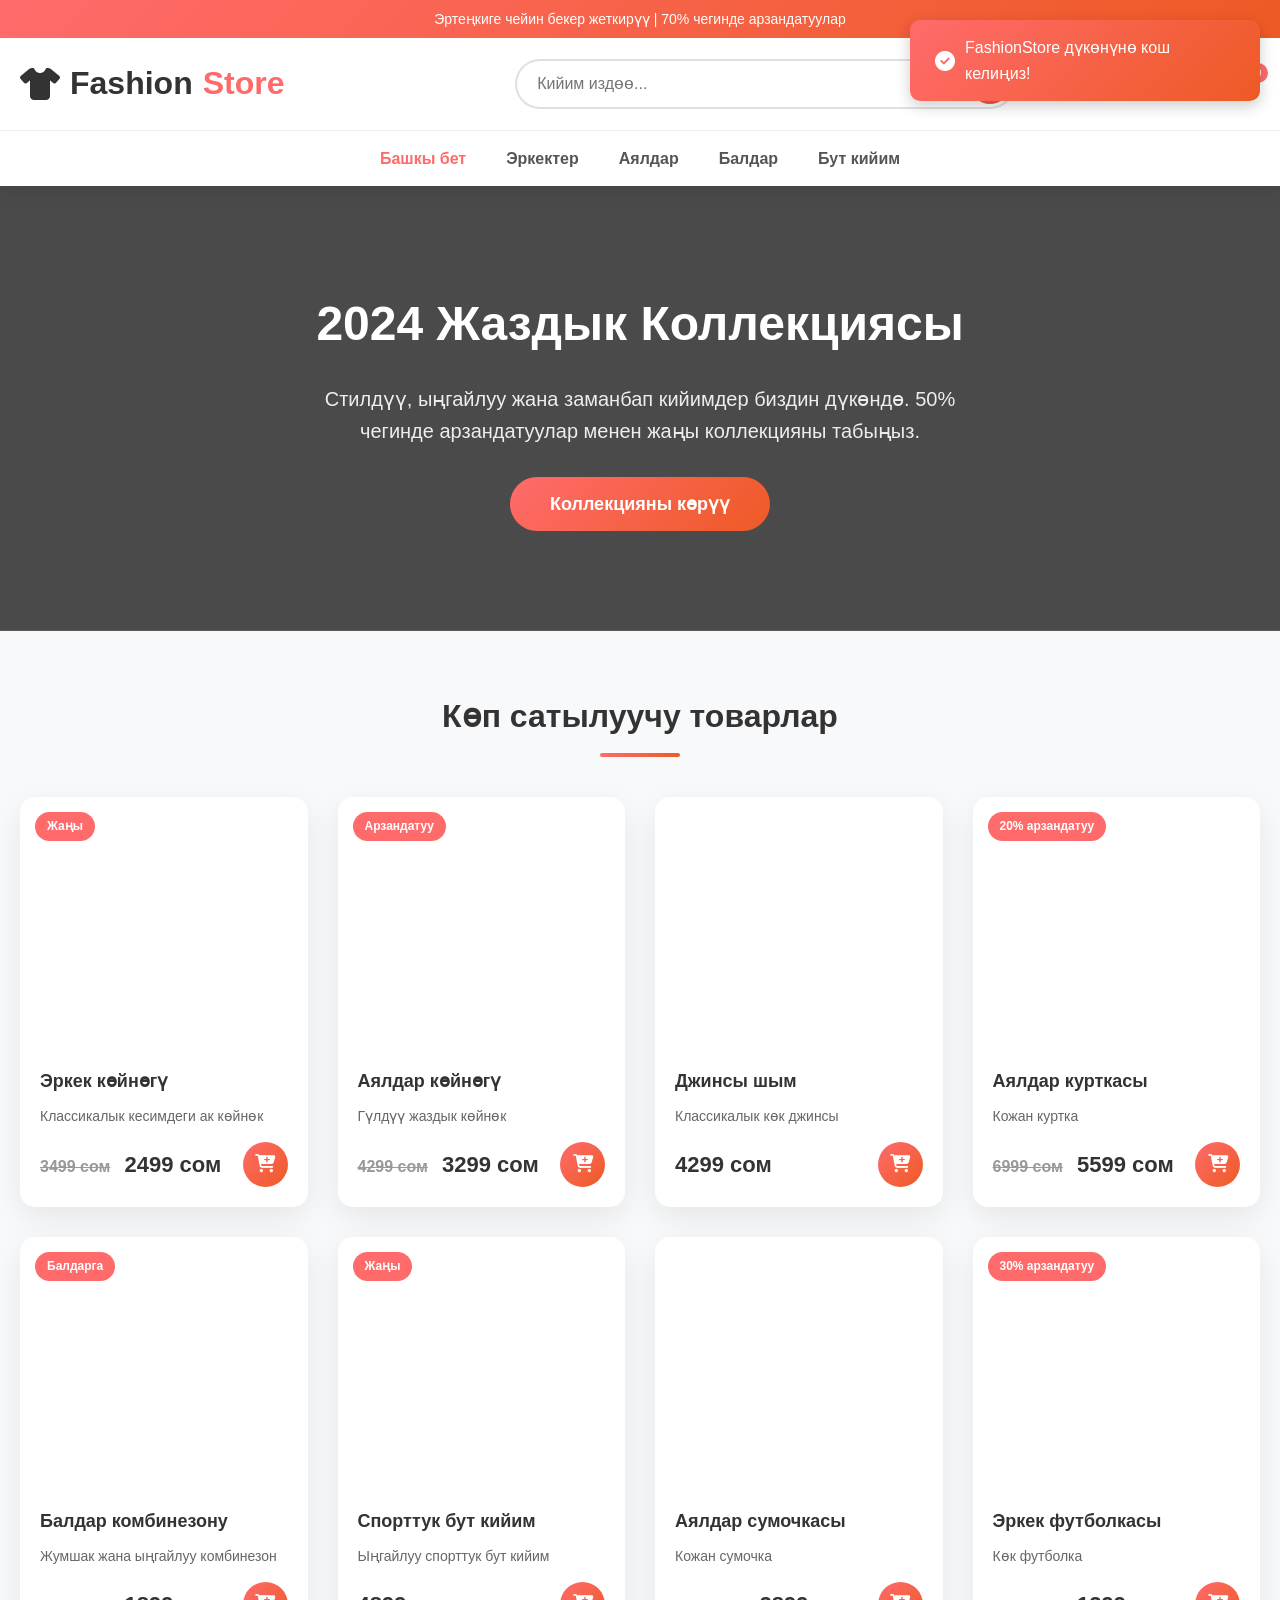
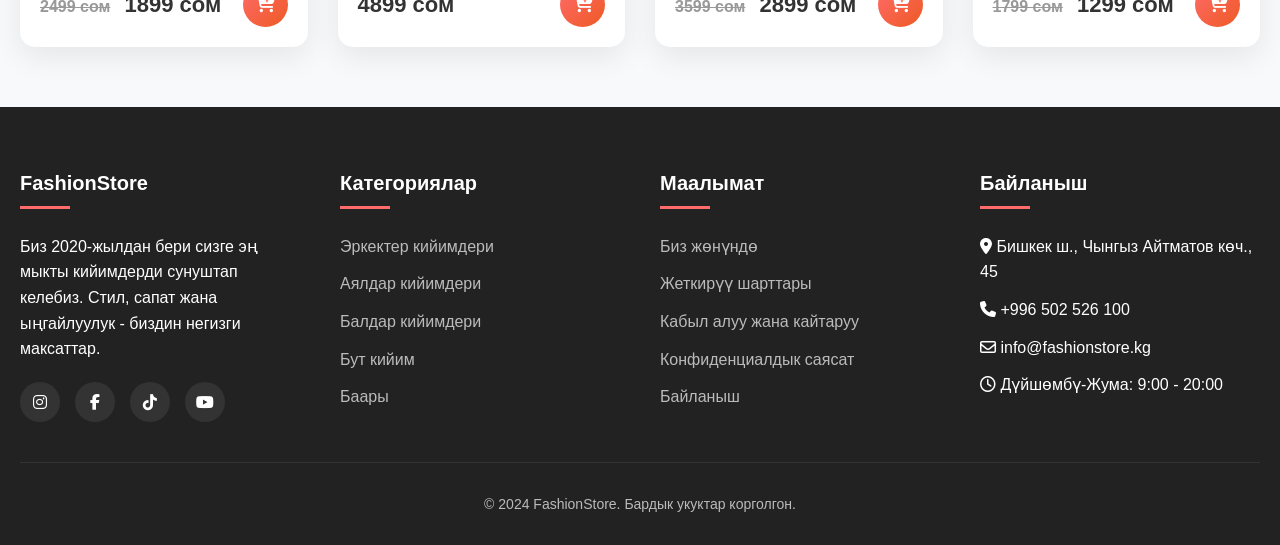
<file: Интернет магазин/Интернет магазин/кийимдер.html>
<!DOCTYPE html>
<html lang="ky">
<head>
    <meta charset="UTF-8">
    <meta name="viewport" content="width=device-width, initial-scale=1.0">
    <title>FashionStore - Кийимдер дүкөнү</title>
    <link rel="stylesheet" href="https://cdnjs.cloudflare.com/ajax/libs/font-awesome/6.4.0/css/all.min.css">
    <style>
        * {
            margin: 0;
            padding: 0;
            box-sizing: border-box;
            font-family: 'Segoe UI', Tahoma, Geneva, Verdana, sans-serif;
        }
        
        body {
            background-color: #f8f9fa;
            color: #333;
            line-height: 1.6;
        }
        
        .container {
            max-width: 1400px;
            margin: 0 auto;
            padding: 0 20px;
        }
        
        /* Header */
        .header {
            background: white;
            box-shadow: 0 2px 20px rgba(0,0,0,0.1);
            position: sticky;
            top: 0;
            z-index: 1000;
        }
        
        .top-bar {
            background: linear-gradient(135deg, #ff6b6b 0%, #ee5a24 100%);
            color: white;
            padding: 8px 0;
            text-align: center;
            font-size: 14px;
        }
        
        .main-header {
            padding: 20px 0;
        }
        
        .header-content {
            display: flex;
            justify-content: space-between;
            align-items: center;
        }
        
        .logo {
            font-size: 32px;
            font-weight: 700;
            color: #333;
            display: flex;
            align-items: center;
            gap: 10px;
        }
        
        .logo span {
            color: #ff6b6b;
        }
        
        .search-bar {
            flex: 1;
            max-width: 500px;
            margin: 0 30px;
            position: relative;
        }
        
        .search-bar input {
            width: 100%;
            padding: 14px 50px 14px 20px;
            border: 2px solid #e0e0e0;
            border-radius: 30px;
            font-size: 16px;
            transition: all 0.3s;
        }
        
        .search-bar input:focus {
            outline: none;
            border-color: #ff6b6b;
        }
        
        .search-bar button {
            position: absolute;
            right: 5px;
            top: 5px;
            background: linear-gradient(135deg, #ff6b6b 0%, #ee5a24 100%);
            border: none;
            width: 40px;
            height: 40px;
            border-radius: 50%;
            color: white;
            cursor: pointer;
            font-size: 16px;
        }
        
        .header-actions {
            display: flex;
            gap: 25px;
            align-items: center;
        }
        
        .header-icon {
            position: relative;
            cursor: pointer;
            color: #555;
            transition: color 0.3s;
        }
        
        .header-icon:hover {
            color: #ff6b6b;
        }
        
        .cart-count {
            position: absolute;
            top: -8px;
            right: -8px;
            background: #ff6b6b;
            color: white;
            width: 20px;
            height: 20px;
            border-radius: 50%;
            font-size: 12px;
            display: flex;
            align-items: center;
            justify-content: center;
            font-weight: bold;
        }
        
        /* Navigation */
        .main-nav {
            background: white;
            border-top: 1px solid #eee;
        }
        
        .nav-list {
            display: flex;
            list-style: none;
            justify-content: center;
            padding: 15px 0;
        }
        
        .nav-item {
            margin: 0 20px;
        }
        
        .nav-link {
            text-decoration: none;
            color: #555;
            font-weight: 600;
            font-size: 16px;
            padding: 10px 0;
            transition: color 0.3s;
        }
        
        .nav-link:hover,
        .nav-link.active {
            color: #ff6b6b;
        }
        
        /* Hero Section */
        .hero {
            background: linear-gradient(rgba(0,0,0,0.7), rgba(0,0,0,0.7)), url('https://images.unsplash.com/photo-1445205170230-053b83016050?ixlib=rb-4.0.3&auto=format&fit=crop&w=1470&q=80');
            background-size: cover;
            background-position: center;
            color: white;
            padding: 100px 0;
            text-align: center;
            margin-bottom: 60px;
        }
        
        .hero h1 {
            font-size: 48px;
            margin-bottom: 20px;
            font-weight: 700;
        }
        
        .hero p {
            font-size: 20px;
            max-width: 700px;
            margin: 0 auto 30px;
            opacity: 0.9;
        }
        
        .cta-button {
            background: linear-gradient(135deg, #ff6b6b 0%, #ee5a24 100%);
            color: white;
            border: none;
            padding: 16px 40px;
            font-size: 18px;
            border-radius: 30px;
            cursor: pointer;
            font-weight: 600;
            transition: transform 0.3s;
        }
        
        .cta-button:hover {
            transform: translateY(-3px);
        }
        
        /* Products */
        .section-title {
            text-align: center;
            margin-bottom: 40px;
            font-size: 32px;
            color: #333;
            position: relative;
            padding-bottom: 15px;
        }
        
        .section-title:after {
            content: '';
            position: absolute;
            bottom: 0;
            left: 50%;
            transform: translateX(-50%);
            width: 80px;
            height: 4px;
            background: linear-gradient(135deg, #ff6b6b 0%, #ee5a24 100%);
            border-radius: 2px;
        }
        
        .products-grid {
            display: grid;
            grid-template-columns: repeat(auto-fill, minmax(280px, 1fr));
            gap: 30px;
            margin-bottom: 60px;
        }
        
        .product-card {
            background: white;
            border-radius: 15px;
            overflow: hidden;
            box-shadow: 0 10px 30px rgba(0,0,0,0.08);
            transition: transform 0.3s, box-shadow 0.3s;
            position: relative;
        }
        
        .product-card:hover {
            transform: translateY(-10px);
            box-shadow: 0 15px 40px rgba(0,0,0,0.15);
        }
        
        .product-image {
            height: 250px;
            background-size: cover;
            background-position: center;
            position: relative;
        }
        
        .product-badge {
            position: absolute;
            top: 15px;
            left: 15px;
            background: #ff6b6b;
            color: white;
            padding: 5px 12px;
            border-radius: 20px;
            font-size: 12px;
            font-weight: 600;
        }
        
        .product-info {
            padding: 20px;
        }
        
        .product-name {
            font-size: 18px;
            font-weight: 600;
            margin-bottom: 10px;
            color: #333;
        }
        
        .product-description {
            color: #666;
            font-size: 14px;
            margin-bottom: 15px;
            line-height: 1.5;
        }
        
        .product-footer {
            display: flex;
            justify-content: space-between;
            align-items: center;
        }
        
        .product-price {
            font-size: 22px;
            font-weight: 700;
            color: #333;
        }
        
        .product-price .old-price {
            font-size: 16px;
            color: #999;
            text-decoration: line-through;
            margin-right: 8px;
        }
        
        .add-to-cart {
            background: linear-gradient(135deg, #ff6b6b 0%, #ee5a24 100%);
            color: white;
            border: none;
            width: 45px;
            height: 45px;
            border-radius: 50%;
            cursor: pointer;
            font-size: 18px;
            transition: transform 0.3s;
        }
        
        .add-to-cart:hover {
            transform: scale(1.1);
        }
        
        /* Footer */
        .footer {
            background: #222;
            color: white;
            padding: 60px 0 30px;
            margin-top: 60px;
        }
        
        .footer-content {
            display: grid;
            grid-template-columns: repeat(auto-fit, minmax(250px, 1fr));
            gap: 40px;
            margin-bottom: 40px;
        }
        
        .footer-column h3 {
            font-size: 20px;
            margin-bottom: 25px;
            position: relative;
            padding-bottom: 10px;
        }
        
        .footer-column h3:after {
            content: '';
            position: absolute;
            bottom: 0;
            left: 0;
            width: 50px;
            height: 3px;
            background: #ff6b6b;
        }
        
        .footer-links {
            list-style: none;
        }
        
        .footer-links li {
            margin-bottom: 12px;
        }
        
        .footer-links a {
            color: #bbb;
            text-decoration: none;
            transition: color 0.3s;
        }
        
        .footer-links a:hover {
            color: #ff6b6b;
        }
        
        .social-icons {
            display: flex;
            gap: 15px;
            margin-top: 20px;
        }
        
        .social-icon {
            width: 40px;
            height: 40px;
            border-radius: 50%;
            background: #333;
            display: flex;
            align-items: center;
            justify-content: center;
            color: white;
            text-decoration: none;
            transition: all 0.3s;
        }
        
        .social-icon:hover {
            background: #ff6b6b;
            transform: translateY(-3px);
        }
        
        .copyright {
            text-align: center;
            padding-top: 30px;
            border-top: 1px solid #333;
            color: #bbb;
            font-size: 14px;
        }
        
        /* Cart Modal */
        .cart-modal {
            display: none;
            position: fixed;
            top: 0;
            right: 0;
            width: 100%;
            height: 100%;
            background: rgba(0,0,0,0.5);
            z-index: 2000;
            justify-content: flex-end;
        }
        
        .cart-content {
            width: 100%;
            max-width: 450px;
            background: white;
            height: 100%;
            overflow-y: auto;
            animation: slideIn 0.3s ease;
        }
        
        @keyframes slideIn {
            from { transform: translateX(100%); }
            to { transform: translateX(0); }
        }
        
        .cart-header {
            padding: 25px;
            background: linear-gradient(135deg, #ff6b6b 0%, #ee5a24 100%);
            color: white;
            display: flex;
            justify-content: space-between;
            align-items: center;
        }
        
        .cart-items {
            padding: 20px;
            min-height: 300px;
        }
        
        .cart-item {
            display: flex;
            padding: 15px 0;
            border-bottom: 1px solid #eee;
            gap: 15px;
        }
        
        .cart-item-image {
            width: 80px;
            height: 80px;
            background-size: cover;
            background-position: center;
            border-radius: 10px;
        }
        
        .cart-item-details {
            flex: 1;
        }
        
        .cart-item-name {
            font-weight: 600;
            margin-bottom: 8px;
        }
        
        .cart-item-price {
            color: #ff6b6b;
            font-weight: 600;
            margin-bottom: 10px;
        }
        
        .cart-item-actions {
            display: flex;
            align-items: center;
            gap: 10px;
        }
        
        .quantity-btn {
            width: 30px;
            height: 30px;
            border-radius: 50%;
            border: 1px solid #ddd;
            background: white;
            cursor: pointer;
            display: flex;
            align-items: center;
            justify-content: center;
        }
        
        .cart-footer {
            padding: 25px;
            background: #f8f9fa;
            border-top: 1px solid #eee;
        }
        
        .cart-total {
            display: flex;
            justify-content: space-between;
            font-size: 20px;
            font-weight: 700;
            margin-bottom: 25px;
        }
        
        .checkout-btn {
            width: 100%;
            padding: 16px;
            background: linear-gradient(135deg, #ff6b6b 0%, #ee5a24 100%);
            color: white;
            border: none;
            border-radius: 10px;
            font-size: 18px;
            font-weight: 600;
            cursor: pointer;
            transition: opacity 0.3s;
        }
        
        .checkout-btn:hover {
            opacity: 0.9;
        }
        
        /* Responsive */
        @media (max-width: 992px) {
            .header-content {
                flex-direction: column;
                gap: 20px;
            }
            
            .search-bar {
                max-width: 100%;
                margin: 10px 0;
            }
            
            .nav-list {
                flex-wrap: wrap;
            }
            
            .hero h1 {
                font-size: 36px;
            }
        }
        
        @media (max-width: 768px) {
            .hero {
                padding: 60px 0;
            }
            
            .hero h1 {
                font-size: 28px;
            }
            
            .hero p {
                font-size: 16px;
            }
            
            .products-grid {
                grid-template-columns: repeat(auto-fill, minmax(250px, 1fr));
                gap: 20px;
            }
            
            .cart-content {
                max-width: 100%;
            }
        }
    </style>
</head>
<body>
    <!-- Header -->
    <header class="header">
        <div class="top-bar">
            <div class="container">Эртеңкиге чейин бекер жеткирүү | 70% чегинде арзандатуулар</div>
        </div>
        
        <div class="main-header">
            <div class="container">
                <div class="header-content">
                    <div class="logo">
                        <i class="fas fa-tshirt"></i>
                        Fashion<span>Store</span>
                    </div>
                    
                    <div class="search-bar">
                        <input type="text" id="searchInput" placeholder="Кийим издөө...">
                        <button onclick="searchProducts()">
                            <i class="fas fa-search"></i>
                        </button>
                    </div>
                    
                    <div class="header-actions">
                        <div class="header-icon" onclick="toggleCart()">
                            <i class="fas fa-shopping-bag"></i>
                            <span class="cart-count" id="cartCount">0</span>
                        </div>
                    </div>
                </div>
            </div>
        </div>
        
        <nav class="main-nav">
            <div class="container">
                <ul class="nav-list">
                    <li class="nav-item"><a href="#" class="nav-link active" onclick="filterByCategory('all')">Башкы бет</a></li>
                    <li class="nav-item"><a href="#" class="nav-link" onclick="filterByCategory('men')">Эркектер</a></li>
                    <li class="nav-item"><a href="#" class="nav-link" onclick="filterByCategory('women')">Аялдар</a></li>
                    <li class="nav-item"><a href="#" class="nav-link" onclick="filterByCategory('kids')">Балдар</a></li>
                    <li class="nav-item"><a href="#" class="nav-link" onclick="filterByCategory('shoes')">Бут кийим</a></li>
                </ul>
            </div>
        </nav>
    </header>
    
    <!-- Hero Section -->
    <section class="hero">
        <div class="container">
            <h1>2024 Жаздык Коллекциясы</h1>
            <p>Стилдүү, ыңгайлуу жана заманбап кийимдер биздин дүкөндө. 50% чегинде арзандатуулар менен жаңы коллекцияны табыңыз.</p>
            <button class="cta-button" onclick="scrollToProducts()">Коллекцияны көрүү</button>
        </div>
    </section>
    
    <!-- Products -->
    <section class="products">
        <div class="container">
            <h2 class="section-title" id="productsTitle">Көп сатылуучу товарлар</h2>
            <div class="products-grid" id="productsGrid">
                <!-- Продуктар бул жерге жүктөлөт -->
            </div>
        </div>
    </section>
    
    <!-- Footer -->
    <footer class="footer">
        <div class="container">
            <div class="footer-content">
                <div class="footer-column">
                    <h3>FashionStore</h3>
                    <p>Биз 2020-жылдан бери сизге эң мыкты кийимдерди сунуштап келебиз. Стил, сапат жана ыңгайлуулук - биздин негизги максаттар.</p>
                    <div class="social-icons">
                        <a href="#" class="social-icon"><i class="fab fa-instagram"></i></a>
                        <a href="#" class="social-icon"><i class="fab fa-facebook-f"></i></a>
                        <a href="#" class="social-icon"><i class="fab fa-tiktok"></i></a>
                        <a href="#" class="social-icon"><i class="fab fa-youtube"></i></a>
                    </div>
                </div>
                
                <div class="footer-column">
                    <h3>Категориялар</h3>
                    <ul class="footer-links">
                        <li><a href="#" onclick="filterByCategory('men')">Эркектер кийимдери</a></li>
                        <li><a href="#" onclick="filterByCategory('women')">Аялдар кийимдери</a></li>
                        <li><a href="#" onclick="filterByCategory('kids')">Балдар кийимдери</a></li>
                        <li><a href="#" onclick="filterByCategory('shoes')">Бут кийим</a></li>
                        <li><a href="#" onclick="filterByCategory('all')">Баары</a></li>
                    </ul>
                </div>
                
                <div class="footer-column">
                    <h3>Маалымат</h3>
                    <ul class="footer-links">
                        <li><a href="#">Биз жөнүндө</a></li>
                        <li><a href="#">Жеткирүү шарттары</a></li>
                        <li><a href="#">Кабыл алуу жана кайтаруу</a></li>
                        <li><a href="#">Конфиденциалдык саясат</a></li>
                        <li><a href="#">Байланыш</a></li>
                    </ul>
                </div>
                
                <div class="footer-column">
                    <h3>Байланыш</h3>
                    <ul class="footer-links">
                        <li><i class="fas fa-map-marker-alt"></i> Бишкек ш., Чынгыз Айтматов көч., 45</li>
                        <li><i class="fas fa-phone"></i> +996 502 526 100</li>
                        <li><i class="far fa-envelope"></i> info@fashionstore.kg</li>
                        <li><i class="far fa-clock"></i> Дүйшөмбү-Жума: 9:00 - 20:00</li>
                    </ul>
                </div>
            </div>
            
            <div class="copyright">
                &copy; 2024 FashionStore. Бардык укуктар корголгон.
            </div>
        </div>
    </footer>
    
    <!-- Cart Modal -->
    <div class="cart-modal" id="cartModal">
        <div class="cart-content">
            <div class="cart-header">
                <h2><i class="fas fa-shopping-bag"></i> Сиздин себет</h2>
                <button onclick="toggleCart()" style="background: none; border: none; color: white; font-size: 24px; cursor: pointer;">
                    <i class="fas fa-times"></i>
                </button>
            </div>
            
            <div class="cart-items" id="cartItems">
                <!-- Себеттеги товарлар бул жерге жүктөлөт -->
            </div>
            
            <div class="cart-footer">
                <div class="cart-total">
                    <span>Жалпы сумма:</span>
                    <span id="cartTotal">0 сом</span>
                </div>
                <button class="checkout-btn" onclick="checkout()">
                    <i class="fas fa-check"></i> Заказ берип жатышат
                </button>
            </div>
        </div>
    </div>

    <script>
        // Глобалдык өзгөрмөлөр
        let cart = [];
        let currentCategory = 'all';
        
        // Кийимдердин маалыматтары
        const productsData = [
            {
                id: 1,
                name: 'Эркек көйнөгү',
                category: 'men',
                price: 2499,
                oldPrice: 3499,
                description: 'Классикалык кесимдеги ак көйнөк',
                image: 'https://images.unsplash.com/photo-1596755094514-f87e34085b2c?ixlib=rb-4.0.3&ixid=M3wxMjA3fDB8MHxwaG90by1wYWdlfHx8fGVufDB8fHx8fA%3D%3D&auto=format&fit=crop&w=688&q=80',
                badge: 'Жаңы'
            },
            {
                id: 2,
                name: 'Аялдар көйнөгү',
                category: 'women',
                price: 3299,
                oldPrice: 4299,
                description: 'Гүлдүү жаздык көйнөк',
                image: 'https://images.unsplash.com/photo-1566174053879-31528523f8ae?ixlib=rb-4.0.3&ixid=M3wxMjA3fDB8MHxwaG90by1wYWdlfHx8fGVufDB8fHx8fA%3D%3D&auto=format&fit=crop&w=735&q=80',
                badge: 'Арзандатуу'
            },
            {
                id: 3,
                name: 'Джинсы шым',
                category: 'men',
                price: 4299,
                oldPrice: 0,
                description: 'Классикалык көк джинсы',
                image: 'https://images.unsplash.com/photo-1542272604-787c3835535d?ixlib=rb-4.0.3&ixid=M3wxMjA3fDB8MHxwaG90by1wYWdlfHx8fGVufDB8fHx8fA%3D%3D&auto=format&fit=crop&w=726&q=80',
                badge: ''
            },
            {
                id: 4,
                name: 'Аялдар курткасы',
                category: 'women',
                price: 5599,
                oldPrice: 6999,
                description: 'Кожан куртка',
                image: 'https://images.unsplash.com/photo-1551028719-00167b16eac5?ixlib=rb-4.0.3&ixid=M3wxMjA3fDB8MHxwaG90by1wYWdlfHx8fGVufDB8fHx8fA%3D%3D&auto=format&fit=crop&w=735&q=80',
                badge: '20% арзандатуу'
            },
            {
                id: 5,
                name: 'Балдар комбинезону',
                category: 'kids',
                price: 1899,
                oldPrice: 2499,
                description: 'Жумшак жана ыңгайлуу комбинезон',
                image: 'https://images.unsplash.com/photo-1591955506269-5f9a88bb8c0a?ixlib=rb-4.0.3&ixid=M3wxMjA3fDB8MHxwaG90by1wYWdlfHx8fGVufDB8fHx8fA%3D%3D&auto=format&fit=crop&w=735&q=80',
                badge: 'Балдарга'
            },
            {
                id: 6,
                name: 'Спорттук бут кийим ',
                category: 'shoes',
                price: 4899,
                oldPrice: 0,
                description: 'Ыңгайлуу спорттук бут кийим',
                image: 'https://images.unsplash.com/photo-1549298916-b41d501d3772?ixlib=rb-4.0.3&ixid=M3wxMjA3fDB8MHxwaG90by1wYWdlfHx8fGVufDB8fHx8fA%3D%3D&auto=format&fit=crop&w=1112&q=80',
                badge: 'Жаңы'
            },
            {
                id: 7,
                name: 'Аялдар сумочкасы',
                category: 'women',
                price: 2899,
                oldPrice: 3599,
                description: 'Кожан сумочка',
                image: 'https://images.unsplash.com/photo-1584917865442-de89df76afd3?ixlib=rb-4.0.3&ixid=M3wxMjA3fDB8MHxwaG90by1wYWdlfHx8fGVufDB8fHx8fA%3D%3D&auto=format&fit=crop&w=735&q=80',
                badge: ''
            },
            {
                id: 8,
                name: 'Эркек футболкасы',
                category: 'men',
                price: 1299,
                oldPrice: 1799,
                description: 'Көк футболка',
                image: 'https://images.unsplash.com/photo-1521572163474-6864f9cf17ab?ixlib=rb-4.0.3&ixid=M3wxMjA3fDB8MHxwaG90by1wYWdlfHx8fGVufDB8fHx8fA%3D%3D&auto=format&fit=crop&w=1160&q=80',
                badge: '30% арзандатуу'
            }
        ];
        
        // ДОМ жүктөлгөндө
        document.addEventListener('DOMContentLoaded', function() {
            loadProducts();
            updateCartDisplay();
            
            // Enter баскычы менен издөө
            document.getElementById('searchInput').addEventListener('keypress', function(e) {
                if (e.key === 'Enter') {
                    searchProducts();
                }
            });
            
            // Себетти localStorageдан жүктөө
            const savedCart = localStorage.getItem('fashionCart');
            if (savedCart) {
                cart = JSON.parse(savedCart);
                updateCartDisplay();
            }
            
            // Келгин каттоо
            if (!localStorage.getItem('fashionFirstVisit')) {
                localStorage.setItem('fashionFirstVisit', 'true');
                setTimeout(() => {
                    showNotification('FashionStore дүкөнүнө кош келиңиз!');
                }, 1000);
            }
        });
        
        // Продуктарды жүктөө
        function loadProducts() {
            const container = document.getElementById('productsGrid');
            const title = document.getElementById('productsTitle');
            
            if (!container) return;
            
            // Боштоо
            container.innerHTML = '';
            
            // Фильтрлөө
            let filteredProducts = productsData;
            if (currentCategory !== 'all') {
                filteredProducts = productsData.filter(product => product.category === currentCategory);
            }
            
            // Аталыш жаңыртуу
            if (title) {
                if (currentCategory === 'all') {
                    title.textContent = 'Көп сатылуучу товарлар';
                } else if (currentCategory === 'men') {
                    title.textContent = 'Эркектер кийимдери';
                } else if (currentCategory === 'women') {
                    title.textContent = 'Аялдар кийимдери';
                } else if (currentCategory === 'kids') {
                    title.textContent = 'Балдар кийимдери';
                } else if (currentCategory === 'shoes') {
                    title.textContent = 'Бут кийим';
                }
            }
            
            // Продуктарды түзүү
            filteredProducts.forEach(product => {
                const card = document.createElement('div');
                card.className = 'product-card';
                
                let badgeHTML = '';
                if (product.badge) {
                    badgeHTML = `<div class="product-badge">${product.badge}</div>`;
                }
                
                let oldPriceHTML = '';
                if (product.oldPrice && product.oldPrice > 0) {
                    oldPriceHTML = `<span class="old-price">${product.oldPrice} сом</span>`;
                }
                
                card.innerHTML = `
                    <div class="product-image" style="background-image: url('${product.image}')">
                        ${badgeHTML}
                    </div>
                    <div class="product-info">
                        <div class="product-name">${product.name}</div>
                        <div class="product-description">${product.description}</div>
                        <div class="product-footer">
                            <div class="product-price">
                                ${oldPriceHTML}
                                ${product.price} сом
                            </div>
                            <button class="add-to-cart" onclick="addToCart(${product.id})">
                                <i class="fas fa-cart-plus"></i>
                            </button>
                        </div>
                    </div>
                `;
                
                container.appendChild(card);
            });
            
            // Эгерде товар жок болсо
            if (filteredProducts.length === 0) {
                container.innerHTML = `
                    <div style="grid-column: 1 / -1; text-align: center; padding: 60px 20px;">
                        <i class="fas fa-tshirt" style="font-size: 70px; color: #ddd; margin-bottom: 20px;"></i>
                        <h3>Бул категорияда товар жок</h3>
                        <p>Башка категорияларды караңыз</p>
                    </div>
                `;
            }
        }
        
        // Категория боюнча фильтрлөө
        function filterByCategory(categoryId) {
            currentCategory = categoryId;
            
            // Навигацияны жаңыртуу
            document.querySelectorAll('.nav-link').forEach(link => {
                link.classList.remove('active');
            });
            
            // Активдүү каналды белгилөө
            const activeLinks = document.querySelectorAll('.nav-link');
            activeLinks.forEach(link => {
                if (link.getAttribute('onclick') === `filterByCategory('${categoryId}')`) {
                    link.classList.add('active');
                }
            });
            
            loadProducts();
            
            // Скроллдоо
            setTimeout(() => {
                document.querySelector('.products').scrollIntoView({
                    behavior: 'smooth'
                });
            }, 100);
        }
        
        // Себетке кошуу
        function addToCart(productId) {
            const product = productsData.find(p => p.id === productId);
            if (!product) return;
            
            const existingItem = cart.find(item => item.id === productId);
            
            if (existingItem) {
                existingItem.quantity += 1;
            } else {
                cart.push({
                    id: product.id,
                    name: product.name,
                    price: product.price,
                    image: product.image,
                    quantity: 1
                });
            }
            
            updateCartDisplay();
            saveCart();
            showNotification(product.name + ' себетке кошулду!');
        }
        
        // Себет дисплейин жаңыртуу
        function updateCartDisplay() {
            // Себеттеги товарлардын саны
            const totalItems = cart.reduce((sum, item) => sum + item.quantity, 0);
            const cartCountElement = document.getElementById('cartCount');
            if (cartCountElement) {
                cartCountElement.textContent = totalItems;
            }
            
            // Себеттеги товарларды көрсөтүү
            const cartItemsContainer = document.getElementById('cartItems');
            const cartTotalElement = document.getElementById('cartTotal');
            
            if (!cartItemsContainer || !cartTotalElement) return;
            
            if (cart.length === 0) {
                cartItemsContainer.innerHTML = `
                    <div style="text-align: center; padding: 60px 20px; color: #888;">
                        <i class="fas fa-shopping-bag" style="font-size: 70px; margin-bottom: 20px; color: #ddd;"></i>
                        <h3>Себет бош</h3>
                        <p>Себетке товар кошуңуз</p>
                    </div>
                `;
                cartTotalElement.textContent = '0 сом';
            } else {
                let itemsHTML = '';
                let total = 0;
                
                cart.forEach((item, index) => {
                    const itemTotal = item.price * item.quantity;
                    total += itemTotal;
                    
                    itemsHTML += `
                        <div class="cart-item">
                            <div class="cart-item-image" style="background-image: url('${item.image}')"></div>
                            <div class="cart-item-details">
                                <div class="cart-item-name">${item.name}</div>
                                <div class="cart-item-price">${item.price} сом</div>
                                <div class="cart-item-actions">
                                    <button class="quantity-btn" onclick="updateCartQuantity(${index}, -1)">-</button>
                                    <span style="font-weight: 600; min-width: 30px; text-align: center;">${item.quantity}</span>
                                    <button class="quantity-btn" onclick="updateCartQuantity(${index}, 1)">+</button>
                                    <button style="margin-left: 20px; background: none; border: none; color: #ff4757; cursor: pointer;" onclick="removeFromCart(${index})">
                                        <i class="fas fa-trash"></i>
                                    </button>
                                </div>
                            </div>
                        </div>
                    `;
                });
                
                cartItemsContainer.innerHTML = itemsHTML;
                cartTotalElement.textContent = total + ' сом';
            }
        }
        
        // Себеттеги товардын санын өзгөртүү
        function updateCartQuantity(index, change) {
            cart[index].quantity += change;
            
            if (cart[index].quantity <= 0) {
                cart.splice(index, 1);
            }
            
            updateCartDisplay();
            saveCart();
        }
        
        // Себеттен товарды чыгаруу
        function removeFromCart(index) {
            const itemName = cart[index].name;
            cart.splice(index, 1);
            updateCartDisplay();
            saveCart();
            showNotification(itemName + ' себеттен чыгарылды');
        }
        
        // Себетти сактоо
        function saveCart() {
            localStorage.setItem('fashionCart', JSON.stringify(cart));
        }
        
        // Себет модалы
        function toggleCart() {
            const modal = document.getElementById('cartModal');
            if (modal.style.display === 'flex') {
                modal.style.display = 'none';
            } else {
                updateCartDisplay();
                modal.style.display = 'flex';
            }
        }
        
        // Издөө
        function searchProducts() {
            const input = document.getElementById('searchInput');
            const searchTerm = input.value.toLowerCase().trim();
            
            if (searchTerm === '') {
                loadProducts();
                return;
            }
            
            const filteredProducts = productsData.filter(product => 
                product.name.toLowerCase().includes(searchTerm) ||
                product.description.toLowerCase().includes(searchTerm)
            );
            
            const container = document.getElementById('productsGrid');
            const title = document.getElementById('productsTitle');
            
            if (!container) return;
            
            container.innerHTML = '';
            
            if (filteredProducts.length === 0) {
                container.innerHTML = `
                    <div style="grid-column: 1 / -1; text-align: center; padding: 60px 20px;">
                        <i class="fas fa-search" style="font-size: 70px; color: #ddd; margin-bottom: 20px;"></i>
                        <h3>Товар табылган жок</h3>
                        <p>"${searchTerm}" издегенде эч кандай натыйжа жок</p>
                    </div>
                `;
                if (title) {
                    title.textContent = 'Издөө натыйжасы';
                }
            } else {
                if (title) {
                    title.textContent = 'Издөө натыйжасы: ' + filteredProducts.length + ' товар';
                }
                
                filteredProducts.forEach(product => {
                    const card = document.createElement('div');
                    card.className = 'product-card';
                    
                    let badgeHTML = '';
                    if (product.badge) {
                        badgeHTML = `<div class="product-badge">${product.badge}</div>`;
                    }
                    
                    let oldPriceHTML = '';
                    if (product.oldPrice && product.oldPrice > 0) {
                        oldPriceHTML = `<span class="old-price">${product.oldPrice} сом</span>`;
                    }
                    
                    card.innerHTML = `
                        <div class="product-image" style="background-image: url('${product.image}')">
                            ${badgeHTML}
                        </div>
                        <div class="product-info">
                            <div class="product-name">${product.name}</div>
                            <div class="product-description">${product.description}</div>
                            <div class="product-footer">
                                <div class="product-price">
                                    ${oldPriceHTML}
                                    ${product.price} сом
                                </div>
                                <button class="add-to-cart" onclick="addToCart(${product.id})">
                                    <i class="fas fa-cart-plus"></i>
                                </button>
                            </div>
                        </div>
                    `;
                    
                    container.appendChild(card);
                });
            }
        }
        
        // Заказ берүү
        function checkout() {
            if (cart.length === 0) {
                showNotification('Себет бош!');
                return;
            }
            
            const total = cart.reduce((sum, item) => sum + (item.price * item.quantity), 0);
            const totalItems = cart.reduce((sum, item) => sum + item.quantity, 0);
            
            alert('✅ ЗАКАЗ ИЙГИЛИКТҮҮ БЕРИЛДИ!\n\n👕 Товарлар: ' + totalItems + '\n💰 Жалпы сумма: ' + total + ' сом\n\nБиз сиз менен 5-10 мүнөттүн ичинде байланышабыз!');
            
            cart = [];
            updateCartDisplay();
            saveCart();
            toggleCart();
            showNotification('Заказ ийгиликтүү берилди! Рахмат сатып алууңуз үчүн!');
        }
        
        // Уведомление
        function showNotification(message) {
            // Жөнөкөй алерт колдонолу
            const notification = document.createElement('div');
            notification.style.cssText = `
                position: fixed;
                top: 20px;
                right: 20px;
                background: linear-gradient(135deg, #ff6b6b 0%, #ee5a24 100%);
                color: white;
                padding: 15px 25px;
                border-radius: 10px;
                box-shadow: 0 5px 15px rgba(0,0,0,0.2);
                z-index: 3000;
                animation: slideInRight 0.3s ease;
                max-width: 350px;
            `;
            
            notification.innerHTML = `
                <div style="display: flex; align-items: center; gap: 10px;">
                    <i class="fas fa-check-circle" style="font-size: 20px;"></i>
                    <span>${message}</span>
                </div>
            `;
            
            document.body.appendChild(notification);
            
            setTimeout(() => {
                notification.style.animation = 'slideOutRight 0.3s ease';
                setTimeout(() => {
                    document.body.removeChild(notification);
                }, 300);
            }, 3000);
            
            // Анимацияны кошуу
            const style = document.createElement('style');
            style.textContent = `
                @keyframes slideInRight {
                    from { transform: translateX(100%); opacity: 0; }
                    to { transform: translateX(0); opacity: 1; }
                }
                @keyframes slideOutRight {
                    from { transform: translateX(0); opacity: 1; }
                    to { transform: translateX(100%); opacity: 0; }
                }
            `;
            document.head.appendChild(style);
        }
        
        // Скроллдоо
        function scrollToProducts() {
            document.querySelector('.products').scrollIntoView({
                behavior: 'smooth'
            });
        }
        
        // Модалдык терезени чыгаруу үчүн
        window.onclick = function(event) {
            const modal = document.getElementById('cartModal');
            if (event.target === modal) {
                modal.style.display = 'none';
            }
        };
    </script>
</body>
</html>
</file>
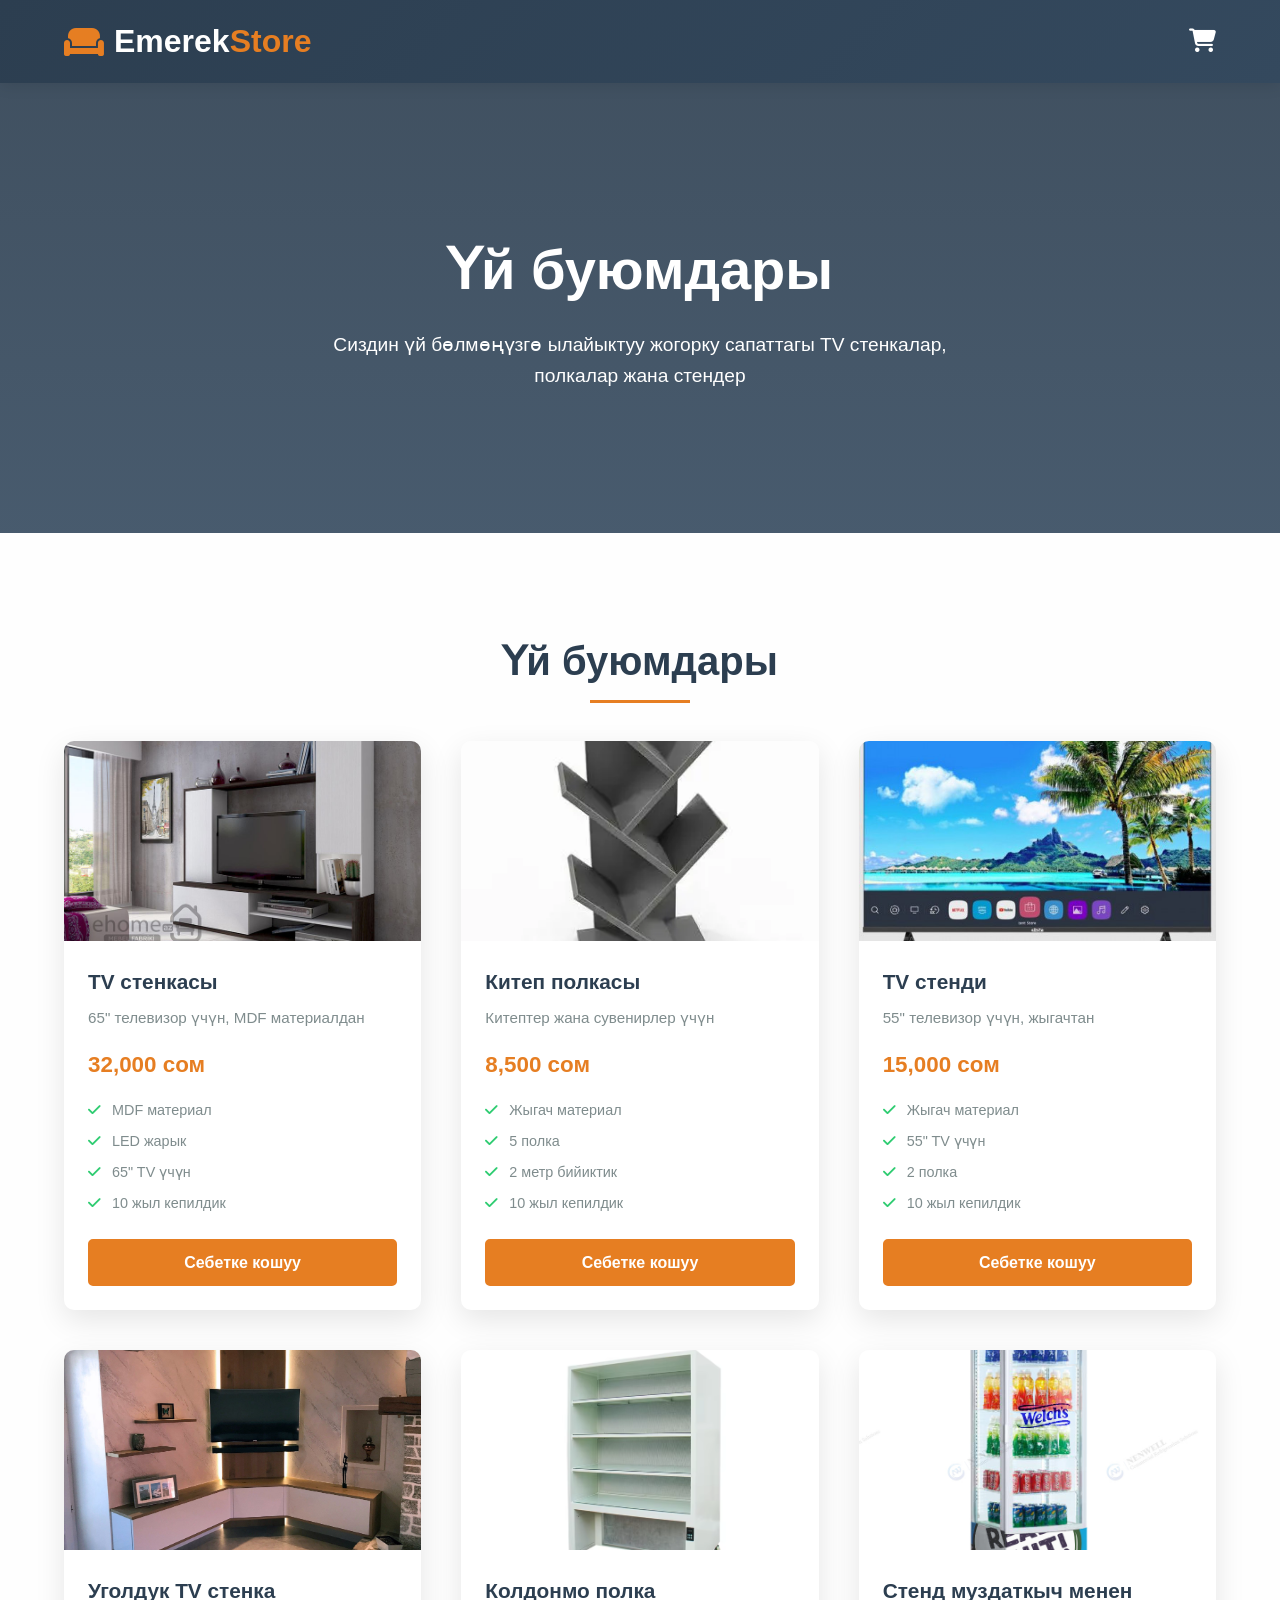
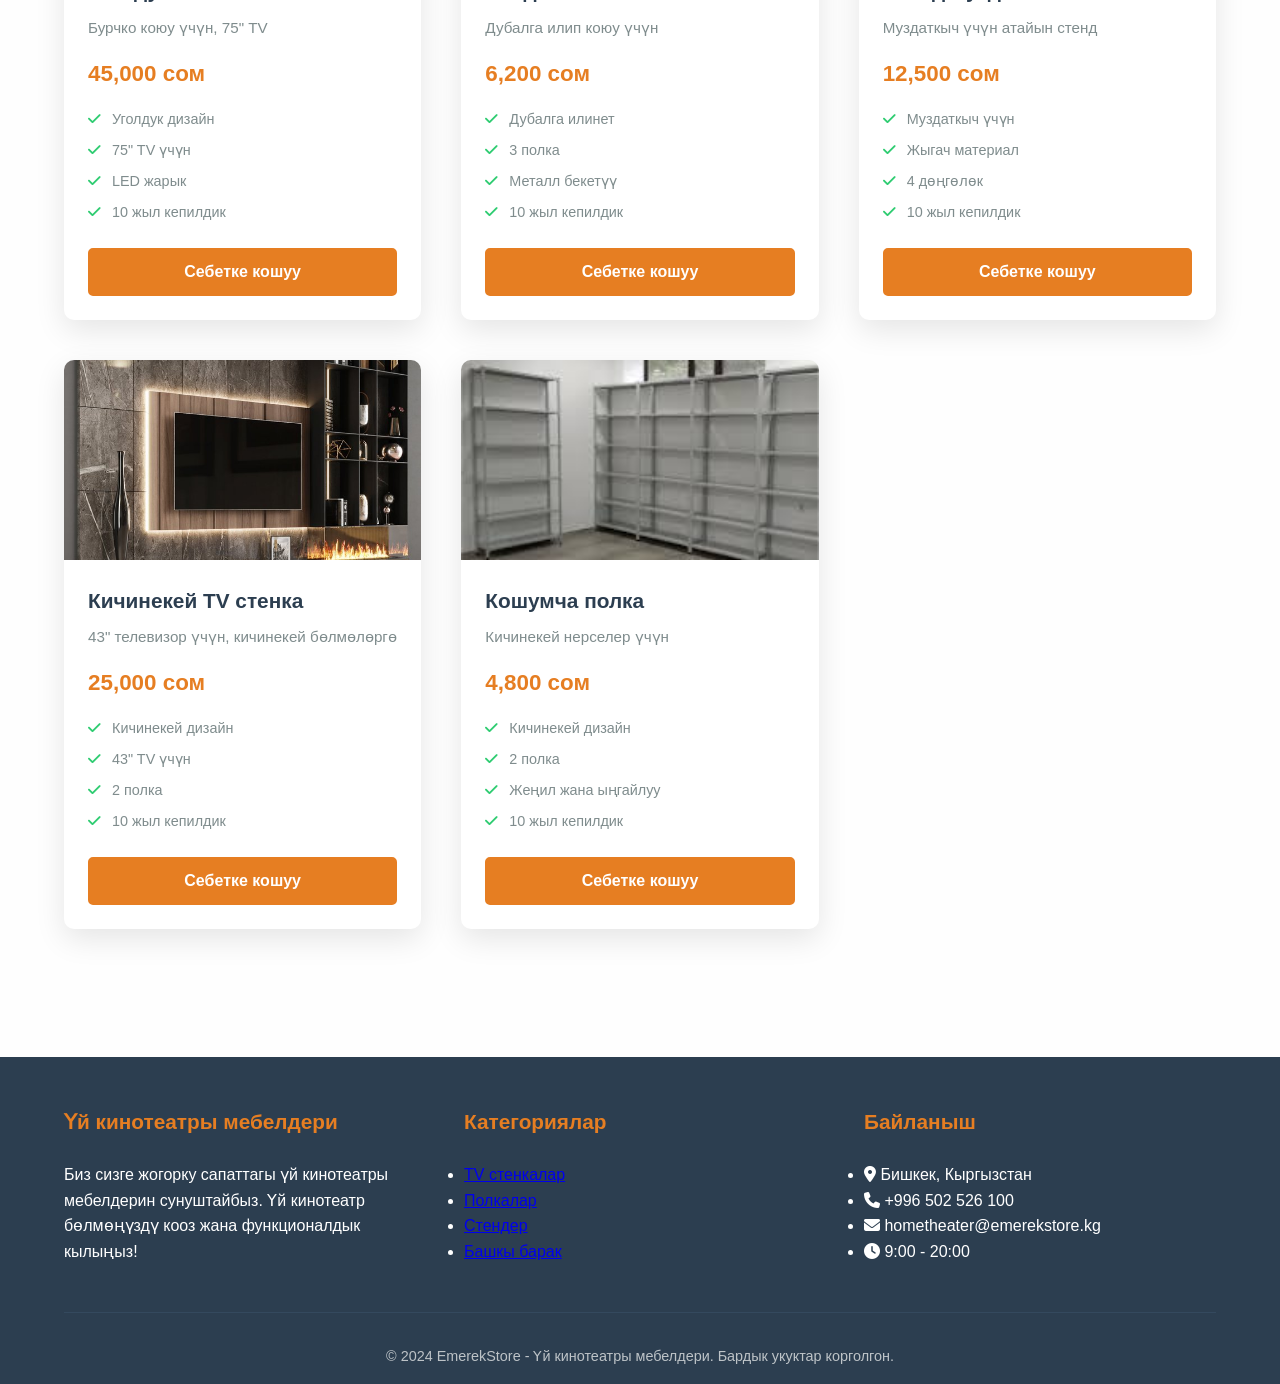
<file: Интернет магазин/Интернет магазин/кинотеатр.html>
<!DOCTYPE html>
<html lang="ky">
<head>
    <meta charset="UTF-8">
    <meta name="viewport" content="width=device-width, initial-scale=1.0">
    <title>Үй кинотеатры мебелдери - EmerekStore</title>
    <link rel="stylesheet" href="https://cdnjs.cloudflare.com/ajax/libs/font-awesome/6.4.0/css/all.min.css">
    <style>
        * {
            margin: 0;
            padding: 0;
            box-sizing: border-box;
            font-family: 'Arial', sans-serif;
        }

        body {
            background-color: #fefefe;
            color: #333;
            line-height: 1.6;
            scroll-behavior: smooth;
        }

        /* Header */
        header {
            background: linear-gradient(135deg, #2c3e50, #34495e);
            color: white;
            padding: 1rem 0;
            box-shadow: 0 2px 15px rgba(0,0,0,0.1);
            position: sticky;
            top: 0;
            z-index: 1000;
        }

        .container {
            width: 90%;
            max-width: 1200px;
            margin: 0 auto;
        }

        .header-content {
            display: flex;
            justify-content: space-between;
            align-items: center;
        }

        .logo {
            font-size: 2rem;
            font-weight: bold;
            display: flex;
            align-items: center;
        }

        .logo i {
            margin-right: 10px;
            color: #e67e22;
        }

        .logo span {
            color: #e67e22;
        }

        nav ul {
            display: flex;
            list-style: none;
        }

        nav ul li {
            margin-left: 2rem;
        }

        nav ul li a {
            color: white;
            text-decoration: none;
            font-weight: 500;
            padding: 0.5rem 0;
            transition: all 0.3s;
        }

        nav ul li a:hover {
            color: #e67e22;
        }

        .cart-icon {
            position: relative;
            font-size: 1.5rem;
            color: white;
            text-decoration: none;
            cursor: pointer;
        }

        .cart-count {
            position: absolute;
            top: -8px;
            right: -8px;
            background: #e74c3c;
            color: white;
            border-radius: 50%;
            width: 20px;
            height: 20px;
            font-size: 0.8rem;
            display: flex;
            align-items: center;
            justify-content: center;
        }

        /* Үй кинотеатры Header */
        .hometheater-header {
            background: linear-gradient(rgba(44, 62, 80, 0.9), rgba(52, 73, 94, 0.9)), 
                        url('https://images.unsplash.com/photo-1586023492125-27b2c045efd7?ixlib=rb-4.0.3&auto=format&fit=crop&w=1350&q=80') no-repeat center center/cover;
            height: 50vh;
            display: flex;
            align-items: center;
            text-align: center;
            color: white;
            margin-bottom: 3rem;
        }

        .hometheater-header h1 {
            font-size: 3.5rem;
            margin-bottom: 1rem;
        }

        .hometheater-header p {
            font-size: 1.2rem;
            max-width: 700px;
            margin: 0 auto;
        }

        /* Подкатегориялар */
        .subcategories {
            margin: 3rem 0;
        }

        .subcategory-tabs {
            display: flex;
            justify-content: center;
            flex-wrap: wrap;
            gap: 1rem;
            margin-bottom: 3rem;
        }

        .subcategory-tab {
            padding: 1rem 2rem;
            background: #f8f9fa;
            border: 2px solid #e67e22;
            border-radius: 50px;
            cursor: pointer;
            font-weight: bold;
            color: #2c3e50;
            transition: all 0.3s;
        }

        .subcategory-tab:hover,
        .subcategory-tab.active {
            background: #e67e22;
            color: white;
            transform: translateY(-3px);
        }

        /* Продукция */
        .hometheater-products {
            padding: 3rem 0;
        }

        .section-title {
            text-align: center;
            margin-bottom: 3rem;
            font-size: 2.5rem;
            color: #2c3e50;
            position: relative;
        }

        .section-title::after {
            content: '';
            position: absolute;
            bottom: -10px;
            left: 50%;
            transform: translateX(-50%);
            width: 100px;
            height: 3px;
            background: #e67e22;
        }

        .product-grid {
            display: grid;
            grid-template-columns: repeat(auto-fill, minmax(300px, 1fr));
            gap: 2.5rem;
        }

        .product-card {
            background: white;
            border-radius: 10px;
            overflow: hidden;
            box-shadow: 0 10px 30px rgba(0,0,0,0.1);
            transition: all 0.3s;
            position: relative;
        }

        .product-card:hover {
            transform: translateY(-10px);
            box-shadow: 0 20px 40px rgba(0,0,0,0.15);
        }

        .product-img {
            height: 200px;
            background-color: #f8f9fa;
            display: flex;
            align-items: center;
            justify-content: center;
            overflow: hidden;
        }

        .product-img img {
            width: 100%;
            height: 100%;
            object-fit: cover;
            transition: transform 0.3s;
        }

        .product-card:hover .product-img img {
            transform: scale(1.05);
        }

        .product-info {
            padding: 1.5rem;
        }

        .product-title {
            font-size: 1.3rem;
            margin-bottom: 0.5rem;
            color: #2c3e50;
        }

        .product-description {
            color: #7f8c8d;
            margin-bottom: 1rem;
            font-size: 0.95rem;
        }

        .product-price {
            font-size: 1.4rem;
            font-weight: bold;
            color: #e67e22;
            margin-bottom: 1rem;
        }

        .product-features {
            list-style: none;
            margin-bottom: 1.5rem;
        }

        .product-features li {
            margin-bottom: 0.5rem;
            color: #7f8c8d;
            font-size: 0.9rem;
            display: flex;
            align-items: center;
        }

        .product-features li i {
            color: #2ecc71;
            margin-right: 0.5rem;
            min-width: 16px;
        }

        .product-actions {
            display: flex;
            gap: 0.5rem;
        }

        .add-to-cart {
            background: #e67e22;
            color: white;
            border: 2px solid #e67e22;
            padding: 0.8rem 1.5rem;
            border-radius: 5px;
            text-decoration: none;
            font-weight: bold;
            cursor: pointer;
            transition: all 0.3s;
            flex: 1;
            text-align: center;
            font-size: 16px;
        }

        .add-to-cart:hover {
            background: transparent;
            color: #e67e22;
            transform: translateY(-2px);
        }

        .btn-details {
            background: #3498db;
            color: white;
            border: 2px solid #3498db;
            padding: 0.8rem 1.5rem;
            border-radius: 5px;
            text-decoration: none;
            font-weight: bold;
            cursor: pointer;
            transition: all 0.3s;
            flex: 1;
            text-align: center;
        }

        .btn-details:hover {
            background: transparent;
            color: #3498db;
        }

        /* Себет системасы стилдери */
        .cart-modal {
            display: none;
            position: fixed;
            top: 0;
            left: 0;
            width: 100%;
            height: 100%;
            background: rgba(0,0,0,0.5);
            z-index: 9998;
        }

        .cart-modal-content {
            position: fixed;
            top: 50%;
            left: 50%;
            transform: translate(-50%, -50%);
            background: white;
            border-radius: 10px;
            width: 90%;
            max-width: 500px;
            max-height: 80vh;
            overflow: hidden;
        }

        .cart-header {
            background: #2c3e50;
            color: white;
            padding: 20px;
            display: flex;
            justify-content: space-between;
            align-items: center;
        }

        .cart-header h3 {
            margin: 0;
        }

        .close-cart {
            background: none;
            border: none;
            color: white;
            font-size: 1.5rem;
            cursor: pointer;
        }

        .cart-items {
            padding: 20px;
            max-height: 50vh;
            overflow-y: auto;
        }

        .cart-item {
            display: flex;
            align-items: center;
            padding: 15px 0;
            border-bottom: 1px solid #eee;
        }

        .cart-item-img {
            width: 60px;
            height: 60px;
            background-color: #f0f0f0;
            border-radius: 8px;
            display: flex;
            align-items: center;
            justify-content: center;
            margin-right: 15px;
        }

        .cart-item-info {
            flex: 1;
        }

        .cart-item-title {
            font-weight: bold;
            margin-bottom: 5px;
        }

        .cart-item-price {
            color: #e67e22;
            font-weight: bold;
        }

        .cart-item-remove {
            background: #e74c3c;
            color: white;
            border: none;
            border-radius: 3px;
            padding: 5px 10px;
            cursor: pointer;
        }

        .cart-footer {
            padding: 20px;
            border-top: 2px solid #eee;
        }

        .cart-total {
            display: flex;
            justify-content: space-between;
            font-size: 1.3rem;
            font-weight: bold;
            margin-bottom: 20px;
        }

        .cart-buttons {
            display: flex;
            gap: 10px;
        }

        .btn-checkout, .btn-clear-cart {
            flex: 1;
            padding: 12px;
            border: none;
            border-radius: 5px;
            cursor: pointer;
            font-weight: bold;
        }

        .btn-checkout {
            background: linear-gradient(to right, #27ae60, #2ecc71);
            color: white;
        }

        .btn-clear-cart {
            background: linear-gradient(to right, #e74c3c, #c0392b);
            color: white;
        }

        /* Хабарландыруу */
        .notification {
            position: fixed;
            top: 20px;
            right: 20px;
            background: #27ae60;
            color: white;
            padding: 15px 20px;
            border-radius: 5px;
            box-shadow: 0 5px 15px rgba(0,0,0,0.2);
            z-index: 9999;
            font-weight: bold;
            animation: slideIn 0.3s ease;
            display: flex;
            align-items: center;
            gap: 10px;
        }

        /* Footer */
        footer {
            background: #2c3e50;
            color: white;
            padding: 3rem 0 1rem;
            margin-top: 5rem;
        }

        .footer-content {
            display: grid;
            grid-template-columns: repeat(auto-fit, minmax(250px, 1fr));
            gap: 3rem;
            margin-bottom: 3rem;
        }

        .footer-column h3 {
            margin-bottom: 1.5rem;
            font-size: 1.3rem;
            color: #e67e22;
        }

        .copyright {
            text-align: center;
            padding-top: 2rem;
            border-top: 1px solid #34495e;
            color: #bdc3c7;
            font-size: 0.9rem;
        }

        /* Анимациялар */
        @keyframes slideIn {
            from { transform: translateX(100%); opacity: 0; }
            to { transform: translateX(0); opacity: 1; }
        }

        @keyframes slideOut {
            from { transform: translateX(0); opacity: 1; }
            to { transform: translateX(100%); opacity: 0; }
        }

        /* Мобилдик версия */
        @media (max-width: 768px) {
            .header-content {
                flex-direction: column;
                text-align: center;
            }
            
            nav ul {
                margin-top: 1rem;
                flex-wrap: wrap;
                justify-content: center;
            }
            
            nav ul li {
                margin: 0.5rem 1rem;
            }
            
            .hometheater-header h1 {
                font-size: 2.5rem;
            }
            
            .product-grid {
                grid-template-columns: repeat(auto-fill, minmax(250px, 1fr));
            }
        }
    </style>
</head>
<body>
    <!-- Header -->
    <header>
        <div class="container">
            <div class="header-content">
                <div class="logo">
                    <i class="fas fa-couch"></i>
                    Emerek<span>Store</span>
                </div>
                <nav>
                
                </nav>
                <a href="#" class="cart-icon" id="cartIcon">
                    <i class="fas fa-shopping-cart"></i>
                    <span class="cart-count" id="cartCount">0</span>
                </a>
            </div>
        </div>
    </header>

    <!-- Үй кинотеатры Header -->
    <section class="hometheater-header">
        <div class="container">
            <div class="hometheater-header-content">
                <h1>Үй буюмдары</h1>
                <p>Сиздин үй  бөлмөңүзгө ылайыктуу жогорку сапаттагы TV стенкалар, полкалар жана стендер</p>
            </div>
        </div>
    </section>

    <!-- Продукция -->
    <section class="hometheater-products">
        <div class="container">
            <h2 class="section-title">Үй буюмдары</h2>
            
            <div class="product-grid">
                <!-- TV Стенка 1 -->
                <div class="product-card" data-category="tv-walls">
                    <div class="product-img">
                        <img src="img/tv стенка.jpg" alt="TV стенкасы">
                    </div>
                    <div class="product-info">
                        <h3 class="product-title">TV стенкасы</h3>
                        <p class="product-description">65" телевизор үчүн, MDF материалдан</p>
                        <div class="product-price">32,000 сом</div>
                        <ul class="product-features">
                            <li><i class="fas fa-check"></i> MDF материал</li>
                            <li><i class="fas fa-check"></i> LED жарык</li>
                            <li><i class="fas fa-check"></i> 65" TV үчүн</li>
                            <li><i class="fas fa-check"></i> 10 жыл кепилдик</li>
                        </ul>
                        <div class="product-actions">
                            <button class="add-to-cart" data-id="tvwall1" data-name="TV стенкасы" data-price="32000">Себетке кошуу</button>
                            
                        </div>
                    </div>
                </div>

                <!-- Полка 1 -->
                <div class="product-card" data-category="shelves">
                    <div class="product-img">
                        <img src="img/китеп полкасы1.webp" alt="Китеп полкасы">
                    </div>
                    <div class="product-info">
                        <h3 class="product-title">Китеп полкасы</h3>
                        <p class="product-description">Китептер жана сувенирлер үчүн</p>
                        <div class="product-price">8,500 сом</div>
                        <ul class="product-features">
                            <li><i class="fas fa-check"></i> Жыгач материал</li>
                            <li><i class="fas fa-check"></i> 5 полка</li>
                            <li><i class="fas fa-check"></i> 2 метр бийиктик</li>
                            <li><i class="fas fa-check"></i> 10 жыл кепилдик</li>
                        </ul>
                        <div class="product-actions">
                            <button class="add-to-cart" data-id="shelf1" data-name="Китеп полкасы" data-price="8500">Себетке кошуу</button>
                           
                        </div>
                    </div>
                </div>

                <!-- Стенд 1 -->
                <div class="product-card" data-category="stands">
                    <div class="product-img">
                        <img src="img/tv 555.jpg" alt="TV стенди">
                    </div>
                    <div class="product-info">
                        <h3 class="product-title">TV стенди</h3>
                        <p class="product-description">55" телевизор үчүн, жыгачтан</p>
                        <div class="product-price">15,000 сом</div>
                        <ul class="product-features">
                            <li><i class="fas fa-check"></i> Жыгач материал</li>
                            <li><i class="fas fa-check"></i> 55" TV үчүн</li>
                            <li><i class="fas fa-check"></i> 2 полка</li>
                            <li><i class="fas fa-check"></i> 10 жыл кепилдик</li>
                        </ul>
                        <div class="product-actions">
                            <button class="add-to-cart" data-id="stand1" data-name="TV стенди" data-price="15000">Себетке кошуу</button>
                           
                        </div>
                    </div>
                </div>

                <!-- TV Стенка 2 -->
                <div class="product-card" data-category="tv-walls">
                    <div class="product-img">
                        <img src="img/tv 111.jpg" alt="Уголдук TV стенка">
                    </div>
                    <div class="product-info">
                        <h3 class="product-title">Уголдук TV стенка</h3>
                        <p class="product-description">Бурчко коюу үчүн, 75" TV</p>
                        <div class="product-price">45,000 сом</div>
                        <ul class="product-features">
                            <li><i class="fas fa-check"></i> Уголдук дизайн</li>
                            <li><i class="fas fa-check"></i> 75" TV үчүн</li>
                            <li><i class="fas fa-check"></i> LED жарык</li>
                            <li><i class="fas fa-check"></i> 10 жыл кепилдик</li>
                        </ul>
                        <div class="product-actions">
                            <button class="add-to-cart" data-id="tvwall2" data-name="Уголдук TV стенка" data-price="45000">Себетке кошуу</button>
                            
                        </div>
                    </div>
                </div>

                <!-- Полка 2 -->
                <div class="product-card" data-category="shelves">
                    <div class="product-img">
                        <img src="img/колдонма полка" alt="Колдонмо полка">
                    </div>
                    <div class="product-info">
                        <h3 class="product-title">Колдонмо полка</h3>
                        <p class="product-description">Дубалга илип коюу үчүн</p>
                        <div class="product-price">6,200 сом</div>
                        <ul class="product-features">
                            <li><i class="fas fa-check"></i> Дубалга илинет</li>
                            <li><i class="fas fa-check"></i> 3 полка</li>
                            <li><i class="fas fa-check"></i> Металл бекетүү</li>
                            <li><i class="fas fa-check"></i> 10 жыл кепилдик</li>
                        </ul>
                        <div class="product-actions">
                            <button class="add-to-cart" data-id="shelf2" data-name="Колдонмо полка" data-price="6200">Себетке кошуу</button>
                            
                        </div>
                    </div>
                </div>

                <!-- Стенд 2 -->
                <div class="product-card" data-category="stands">
                    <div class="product-img">
                        <img src="img/Стенд муздаткыч менен12.jpg" alt="Стенд муздаткыч менен">
                    </div>
                    <div class="product-info">
                        <h3 class="product-title">Стенд муздаткыч менен</h3>
                        <p class="product-description">Муздаткыч үчүн атайын стенд</p>
                        <div class="product-price">12,500 сом</div>
                        <ul class="product-features">
                            <li><i class="fas fa-check"></i> Муздаткыч үчүн</li>
                            <li><i class="fas fa-check"></i> Жыгач материал</li>
                            <li><i class="fas fa-check"></i> 4 дөңгөлөк</li>
                            <li><i class="fas fa-check"></i> 10 жыл кепилдик</li>
                        </ul>
                        <div class="product-actions">
                            <button class="add-to-cart" data-id="stand2" data-name="Стенд муздаткыч менен" data-price="12500">Себетке кошуу</button>
                           
                        </div>
                    </div>
                </div>

                <!-- TV Стенка 3 -->
                <div class="product-card" data-category="tv-walls">
                    <div class="product-img">
                        <img src="img/Кичинекей TV стенка.jpeg" alt="Кичинекей TV стенка">
                    </div>
                    <div class="product-info">
                        <h3 class="product-title">Кичинекей TV стенка</h3>
                        <p class="product-description">43" телевизор үчүн, кичинекей бөлмөлөргө</p>
                        <div class="product-price">25,000 сом</div>
                        <ul class="product-features">
                            <li><i class="fas fa-check"></i> Кичинекей дизайн</li>
                            <li><i class="fas fa-check"></i> 43" TV үчүн</li>
                            <li><i class="fas fa-check"></i> 2 полка</li>
                            <li><i class="fas fa-check"></i> 10 жыл кепилдик</li>
                        </ul>
                        <div class="product-actions">
                            <button class="add-to-cart" data-id="tvwall3" data-name="Кичинекей TV стенка" data-price="25000">Себетке кошуу</button>
                           
                        </div>
                    </div>
                </div>

                <!-- Полка 3 -->
                <div class="product-card" data-category="shelves">
                    <div class="product-img">
                        <img src="img/Кошумча полка.jpeg" alt="Кошумча полка">
                    </div>
                    <div class="product-info">
                        <h3 class="product-title">Кошумча полка</h3>
                        <p class="product-description">Кичинекей нерселер үчүн</p>
                        <div class="product-price">4,800 сом</div>
                        <ul class="product-features">
                            <li><i class="fas fa-check"></i> Кичинекей дизайн</li>
                            <li><i class="fas fa-check"></i> 2 полка</li>
                            <li><i class="fas fa-check"></i> Жеңил жана ыңгайлуу</li>
                            <li><i class="fas fa-check"></i> 10 жыл кепилдик</li>
                        </ul>
                        <div class="product-actions">
                            <button class="add-to-cart" data-id="shelf3" data-name="Кошумча полка" data-price="4800">Себетке кошуу</button>
                           
                        </div>
                    </div>
                </div>
            </div>
        </div>
    </section>

    <!-- Себет модалдык терезеси -->
    <div class="cart-modal" id="cartModal">
        <div class="cart-modal-content">
            <div class="cart-header">
                <h3>Сиздин себет</h3>
                <button class="close-cart" id="closeCart">×</button>
            </div>
            <div class="cart-items" id="cartItems">
                <!-- Себеттеги буюмдар бул жерге келишет -->
            </div>
            <div class="cart-footer">
                <div class="cart-total">
                    <span>Жалпы сумма:</span>
                    <span id="cartTotal">0 сом</span>
                </div>
                <div class="cart-buttons">
                    <button class="btn-checkout" id="checkoutBtn">Заказ бериш</button>
                    <button class="btn-clear-cart" id="clearCartBtn">Себетти бошотуу</button>
                </div>
            </div>
        </div>
    </div>

    <!-- Footer -->
    <footer>
        <div class="container">
            <div class="footer-content">
                <div class="footer-column">
                    <h3>Үй кинотеатры мебелдери</h3>
                    <p>Биз сизге жогорку сапаттагы үй кинотеатры мебелдерин сунуштайбыз. Үй кинотеатр бөлмөңүздү кооз жана функционалдык кылыңыз!</p>
                </div>
                <div class="footer-column">
                    <h3>Категориялар</h3>
                    <ul>
                        <li><a href="#tv-walls">TV стенкалар</a></li>
                        <li><a href="#shelves">Полкалар</a></li>
                        <li><a href="#stands">Стендер</a></li>
                        <li><a href="index.html">Башкы барак</a></li>
                    </ul>
                </div>
                <div class="footer-column">
                    <h3>Байланыш</h3>
                    <ul>
                        <li><i class="fas fa-map-marker-alt"></i> Бишкек, Кыргызстан</li>
                        <li><i class="fas fa-phone"></i> +996 502 526 100</li>
                        <li><i class="fas fa-envelope"></i> hometheater@emerekstore.kg</li>
                        <li><i class="fas fa-clock"></i> 9:00 - 20:00</li>
                    </ul>
                </div>
            </div>
            <div class="copyright">
                &copy; 2024 EmerekStore - Үй кинотеатры мебелдери. Бардык укуктар корголгон.
            </div>
        </div>
    </footer>

    <script>
    // Себет системасы
    document.addEventListener('DOMContentLoaded', function() {
        // Себетти баштоо
        let cart = JSON.parse(localStorage.getItem('hometheaterCart')) || [];
        
        // DOM элементтери
        const cartCount = document.getElementById('cartCount');
        const cartIcon = document.getElementById('cartIcon');
        const cartModal = document.getElementById('cartModal');
        const closeCart = document.getElementById('closeCart');
        const cartItems = document.getElementById('cartItems');
        const cartTotal = document.getElementById('cartTotal');
        const checkoutBtn = document.getElementById('checkoutBtn');
        const clearCartBtn = document.getElementById('clearCartBtn');
        const addToCartButtons = document.querySelectorAll('.add-to-cart');
        
        // Себеттин санын жаңыртуу
        function updateCartCount() {
            const totalItems = cart.reduce((sum, item) => sum + item.quantity, 0);
            cartCount.textContent = totalItems;
            cartCount.style.display = totalItems > 0 ? 'flex' : 'none';
        }
        
        // Баштапкы саны жаңыртуу
        updateCartCount();
        
        // Себетке кошуу функциясы
        function addToCart(productId, productName, productPrice) {
            // Продуктту табуу же жаңысын түзүү
            let product = cart.find(item => item.id === productId);
            
            if (product) {
                product.quantity += 1;
            } else {
                product = {
                    id: productId,
                    name: productName,
                    price: parseInt(productPrice),
                    quantity: 1
                };
                cart.push(product);
            }
            
            // Себетти сактоо
            localStorage.setItem('hometheaterCart', JSON.stringify(cart));
            
            // Себеттин санын жаңыртуу
            updateCartCount();
            
            // Хабарландыруу көрсөтүү
            showNotification(productName + ' себетке кошулду!');
            
            // Себетти көрсөтүү (эгерде ачык болсо)
            if (cartModal.style.display === 'block') {
                renderCartItems();
            }
        }
        
        // Себеттен алып салуу
        function removeFromCart(productId) {
            cart = cart.filter(item => item.id !== productId);
            localStorage.setItem('hometheaterCart', JSON.stringify(cart));
            updateCartCount();
            renderCartItems();
            showNotification('Буюм себеттен алынды!');
        }
        
        // Себетти бошотуу
        function clearCart() {
            cart = [];
            localStorage.setItem('hometheaterCart', JSON.stringify(cart));
            updateCartCount();
            renderCartItems();
            showNotification('Себет бошотулду!');
        }
        
        // Жалпы сумманы эсептөө
        function calculateTotal() {
            return cart.reduce((sum, item) => sum + (item.price * item.quantity), 0);
        }
        
        // Себеттеги буюмдарды көрсөтүү
        function renderCartItems() {
            if (cart.length === 0) {
                cartItems.innerHTML = '<p style="text-align: center; color: #7f8c8d;">Себет бош</p>';
                cartTotal.textContent = '0 сом';
                clearCartBtn.style.display = 'none';
                return;
            }
            
            let html = '';
            let total = 0;
            
            cart.forEach(item => {
                const itemTotal = item.price * item.quantity;
                total += itemTotal;
                
                html += `
                    <div class="cart-item">
                        <div class="cart-item-img">
                            <i class="fas fa-tv"></i>
                        </div>
                        <div class="cart-item-info">
                            <div class="cart-item-title">${item.name}</div>
                            <div class="cart-item-price">${item.price.toLocaleString()} сом × ${item.quantity}</div>
                        </div>
                        <button class="cart-item-remove" data-id="${item.id}">Жок кылуу</button>
                    </div>
                `;
            });
            
            cartItems.innerHTML = html;
            cartTotal.textContent = total.toLocaleString() + ' сом';
            clearCartBtn.style.display = 'block';
            
            // "Жок кылуу" баскычтарына иш-аракет кошуу
            document.querySelectorAll('.cart-item-remove').forEach(button => {
                button.addEventListener('click', function() {
                    const productId = this.getAttribute('data-id');
                    removeFromCart(productId);
                });
            });
        }
        
        // Хабарландыруу функциясы (жалпы версия)
function showNotification(message) {
    // Эгерде хабарландыруу бар болсо, аны жок кылуу
    const existingNotification = document.querySelector('.notification');
    if (existingNotification) {
        existingNotification.remove();
    }
    
    // Жаңы хабарландыруу түзүү
    const notification = document.createElement('div');
    notification.style.cssText = `
        position: fixed;
        top: 20px;
        right: 20px;
        background: #27ae60;
        color: white;
        padding: 15px 20px;
        border-radius: 5px;
        box-shadow: 0 5px 15px rgba(0,0,0,0.2);
        z-index: 9999;
        font-weight: bold;
        animation: slideIn 0.3s ease;
        display: flex;
        align-items: center;
        gap: 10px;
    `;
    
    notification.innerHTML = '<i class="fas fa-check-circle"></i> <span>' + message + '</span>';
    document.body.appendChild(notification);
    
    // 3 секунддан кийин жок кылуу
    setTimeout(() => {
        notification.style.animation = 'slideOut 0.3s ease';
        setTimeout(() => notification.remove(), 300);
    }, 3000);
}
        
        // Себетке кошуу баскычтарына иш-аракет кошуу
        addToCartButtons.forEach(button => {
            button.addEventListener('click', function() {
                const productId = this.getAttribute('data-id');
                const productName = this.getAttribute('data-name');
                const productPrice = this.getAttribute('data-price');
                
                addToCart(productId, productName, productPrice);
            });
        });
        
        // Себет иконкасына клик
        cartIcon.addEventListener('click', function(e) {
            e.preventDefault();
            cartModal.style.display = 'block';
            renderCartItems();
        });
        
        // Себетти жабуу
        closeCart.addEventListener('click', function() {
            cartModal.style.display = 'none';
        });
        
        // Модалдык терезенин сыртына клик
        cartModal.addEventListener('click', function(e) {
            if (e.target === cartModal) {
                cartModal.style.display = 'none';
            }
        });
        
        // Заказ бериш
        checkoutBtn.addEventListener('click', function() {
            if (cart.length === 0) {
                alert('Себет бош!');
                return;
            }
            
            const total = calculateTotal();
            alert('Заказ берилди! Жалпы сумма: ' + total.toLocaleString() + ' сом\nБиз сиз менен жакында байланышабыз.');
            clearCart();
            cartModal.style.display = 'none';
        });
        
        // Себетти бошотуу
        clearCartBtn.addEventListener('click', function() {
            if (confirm('Сиз чын эле себетти бошоткоңуз келеби?')) {
                clearCart();
            }
        });
        
        // Категорияларды фильтрлөө
        const tabs = document.querySelectorAll('.subcategory-tab');
        const products = document.querySelectorAll('.product-card');
        
        tabs.forEach(tab => {
            tab.addEventListener('click', function() {
                // Активдүү табты өзгөртүү
                tabs.forEach(t => t.classList.remove('active'));
                this.classList.add('active');
                
                const category = this.getAttribute('data-category');
                
                // Продукцияларды фильтрлөө
                products.forEach(product => {
                    if (category === 'all' || product.getAttribute('data-category') === category) {
                        product.style.display = 'block';
                        product.style.animation = 'fadeIn 0.5s ease';
                    } else {
                        product.style.display = 'none';
                    }
                });
            });
        });
        
        // Fade in анимациясы
        const fadeStyle = document.createElement('style');
        fadeStyle.textContent = `
            @keyframes fadeIn {
                from { opacity: 0; transform: translateY(20px); }
                to { opacity: 1; transform: translateY(0); }
            }
        `;
        document.head.appendChild(fadeStyle);
    });
    </script>
</body>
</html>
</file>
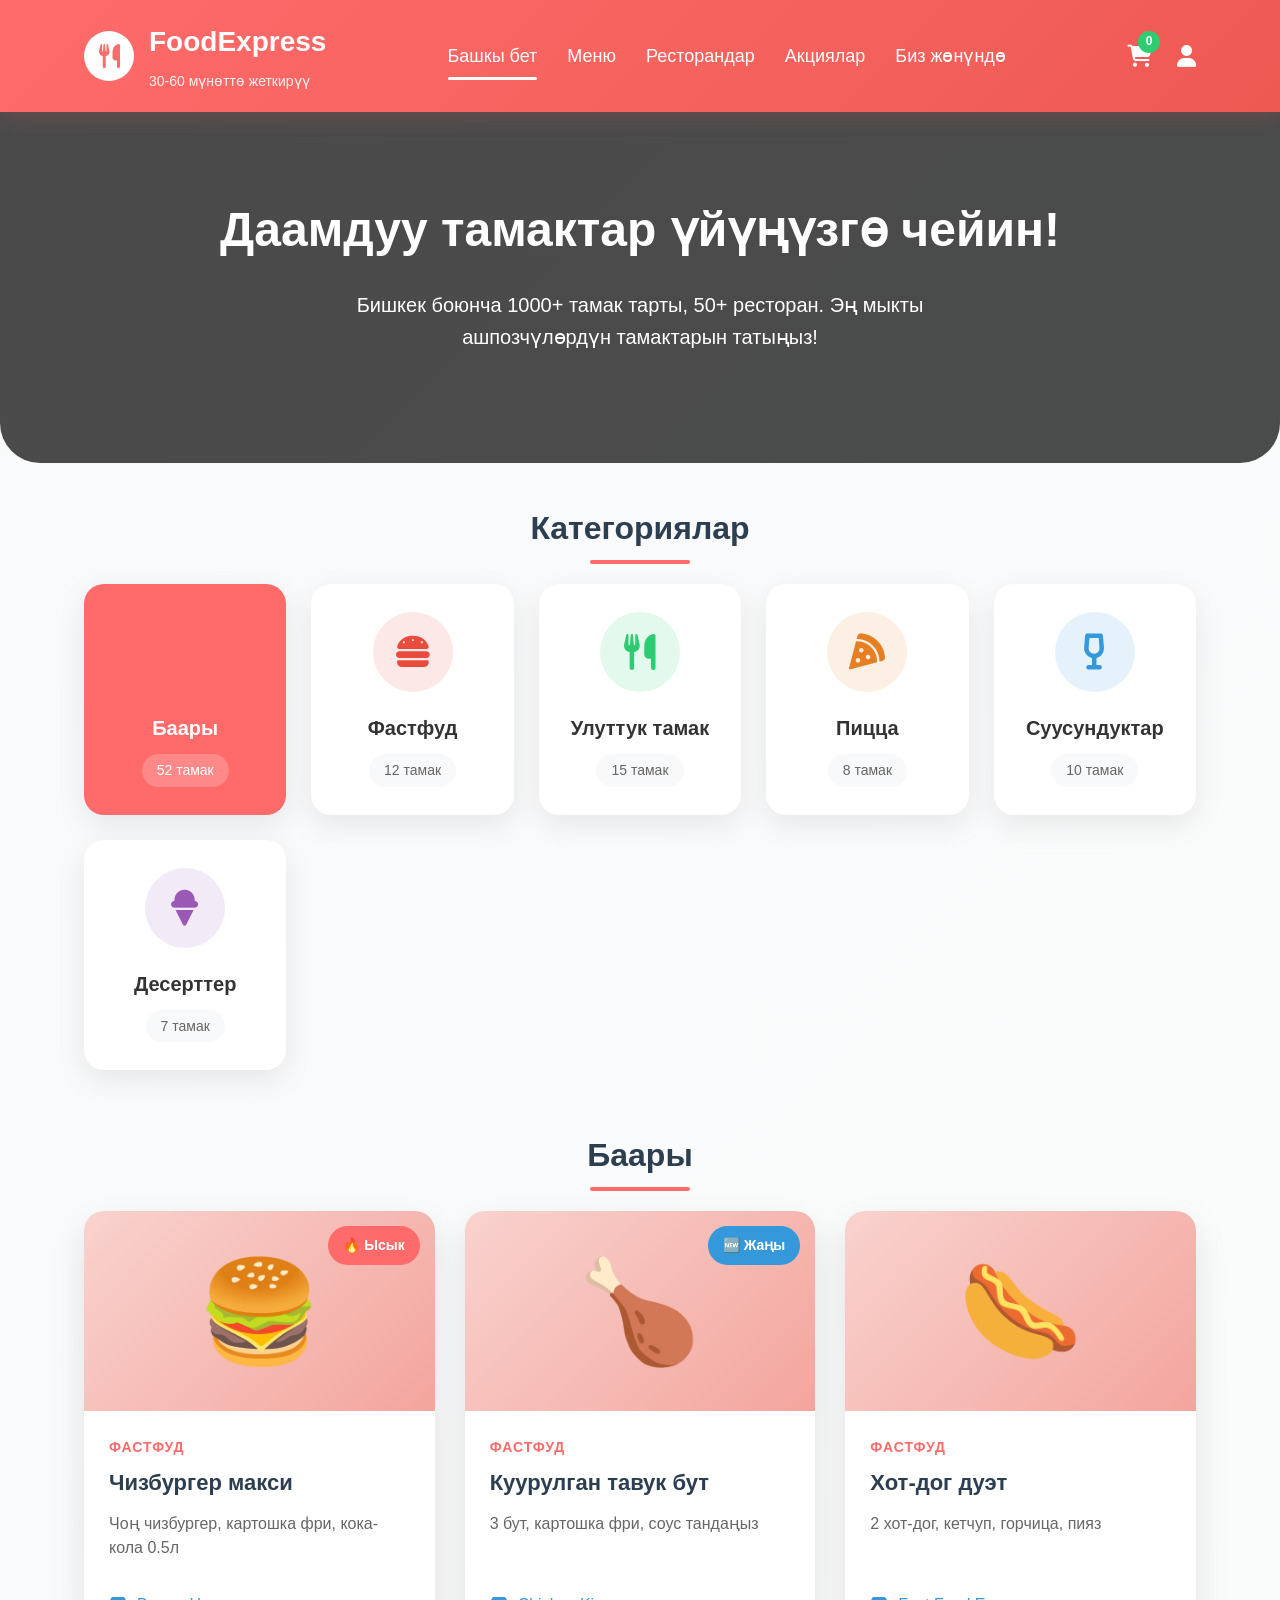
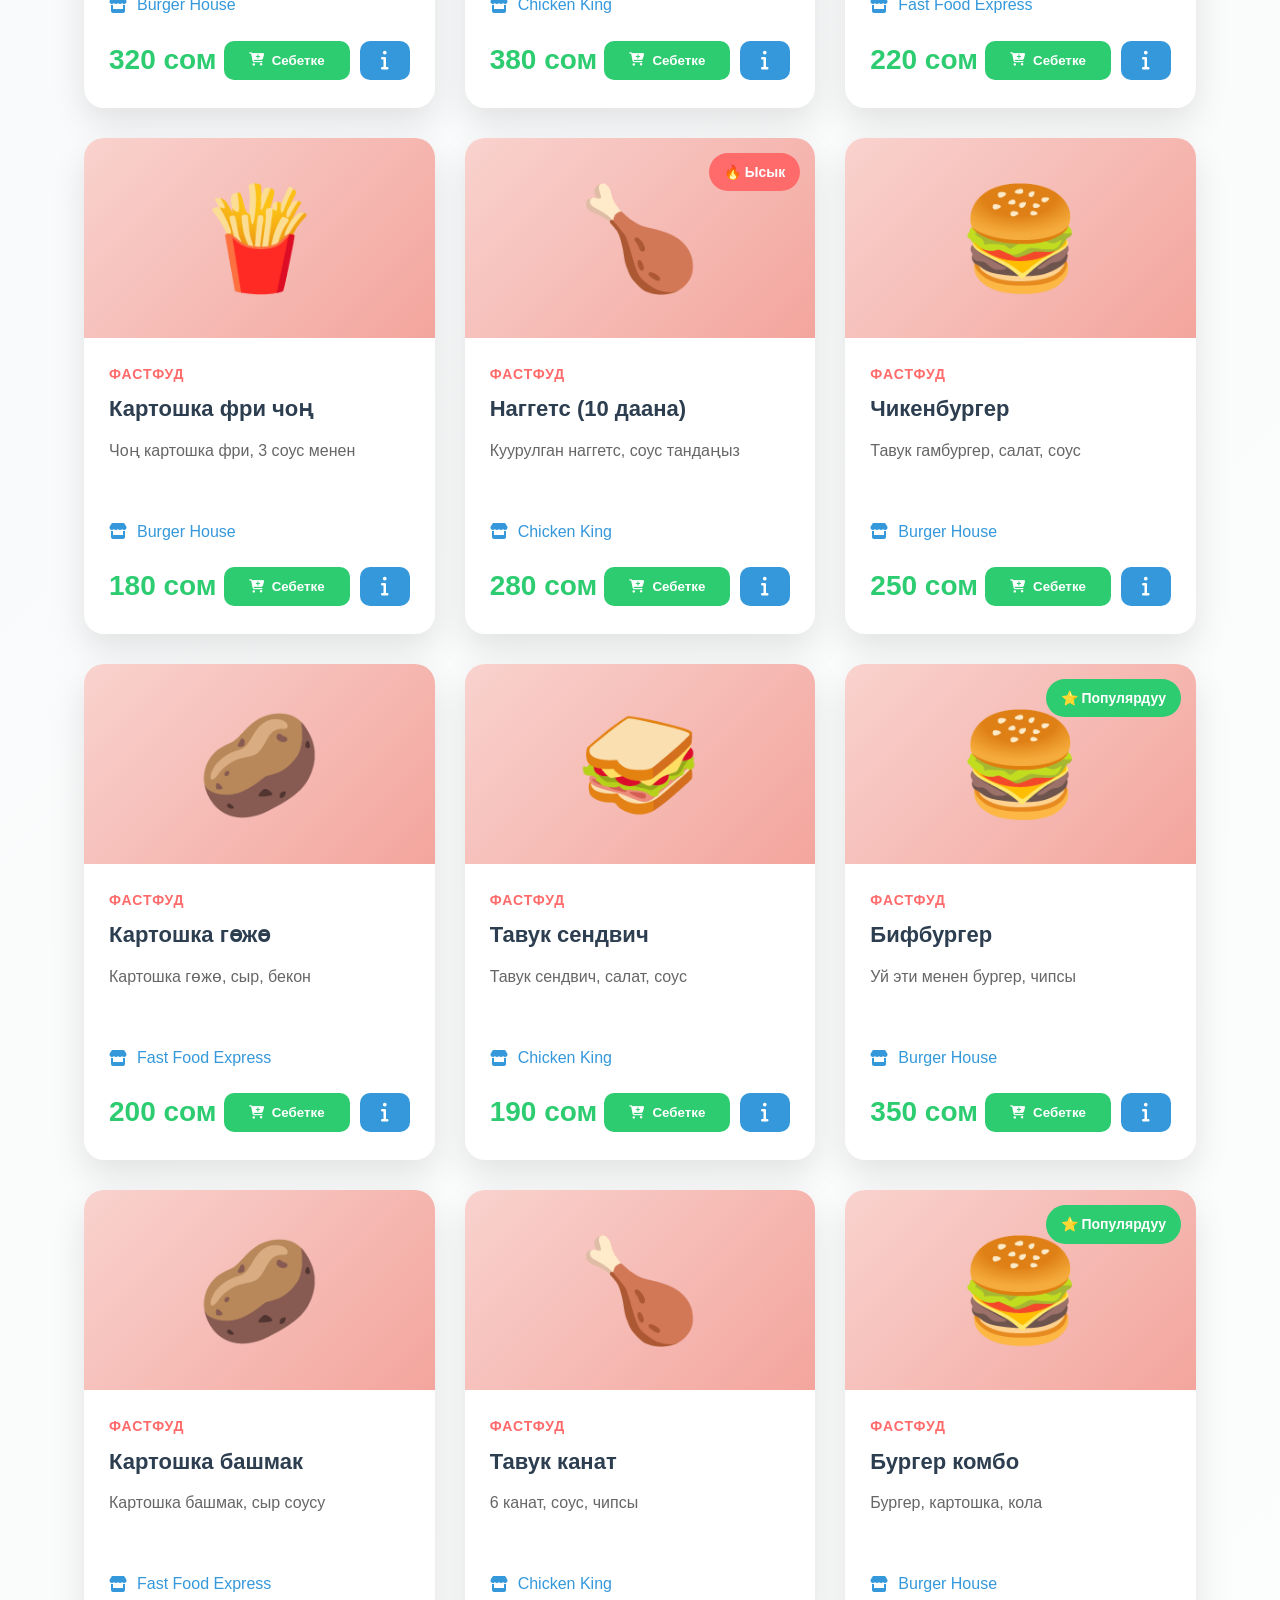
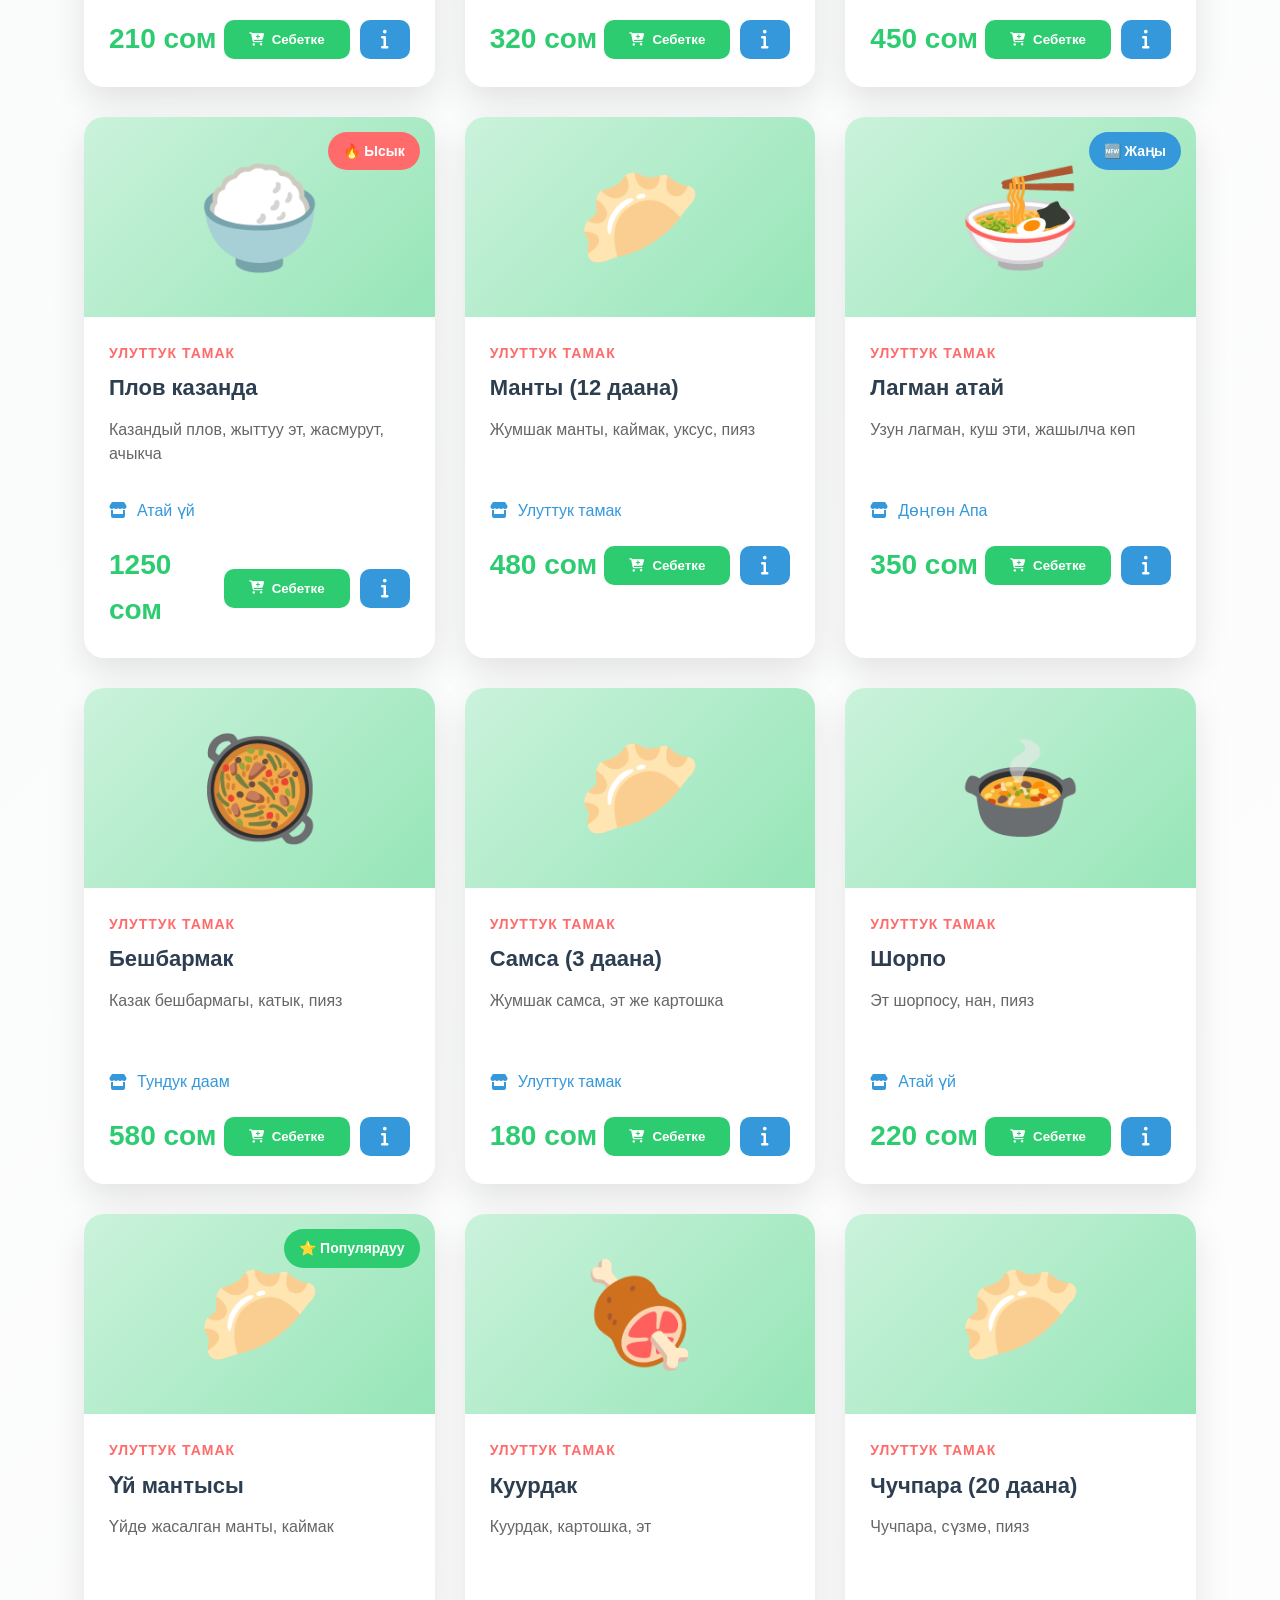
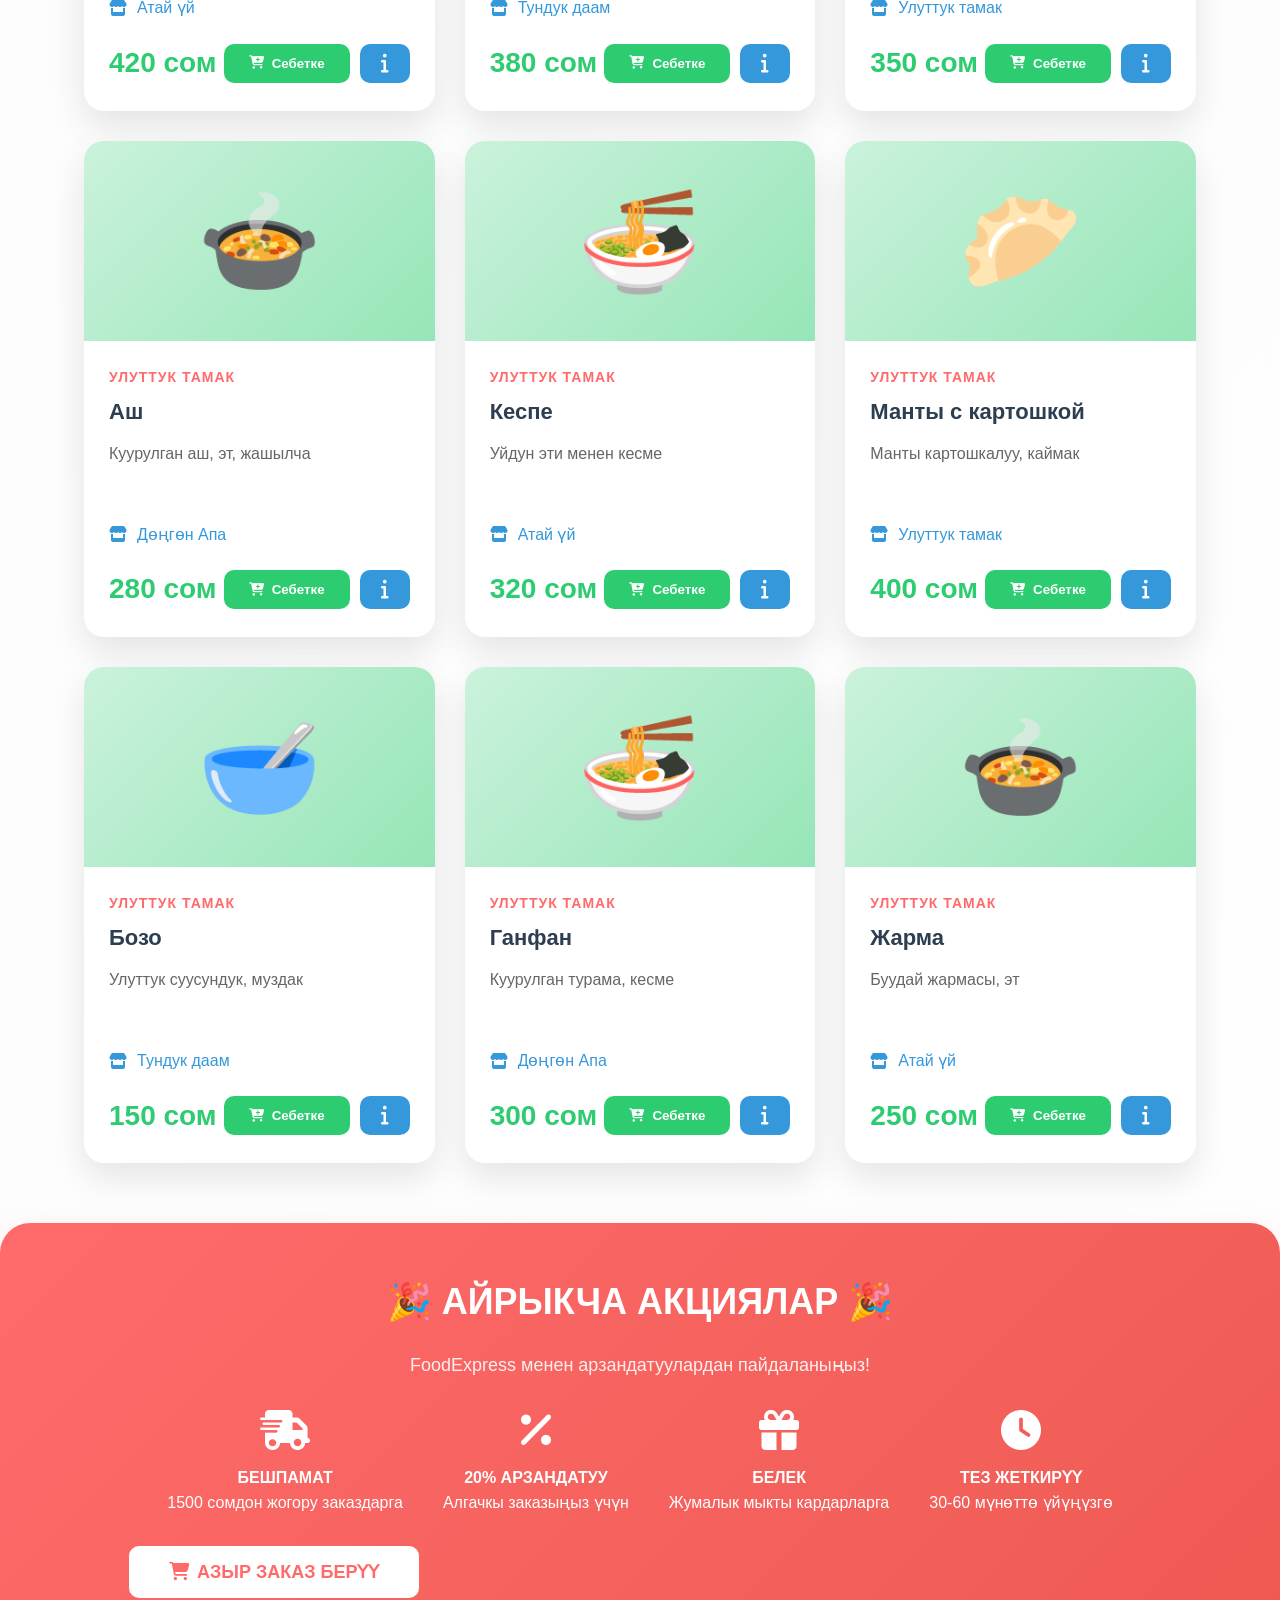
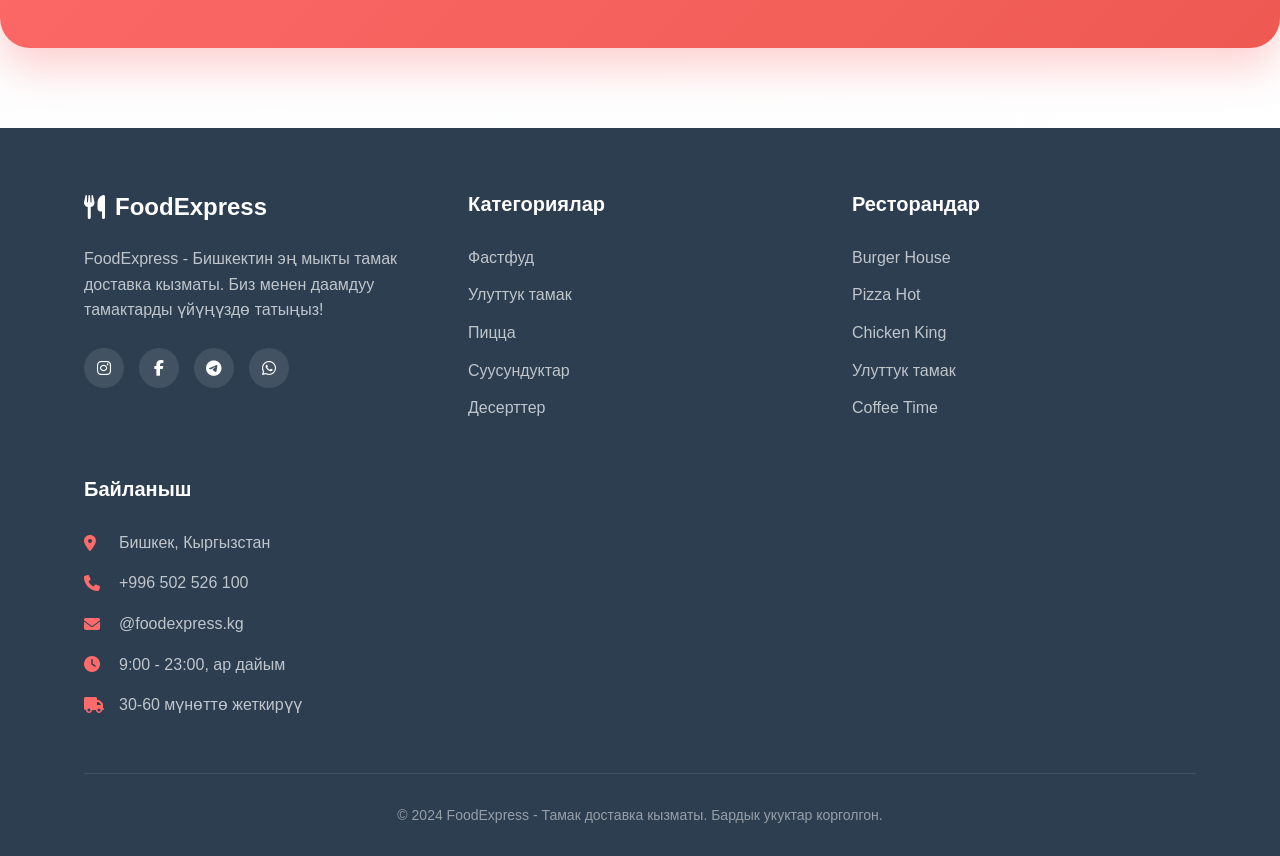
<file: Интернет магазин/Интернет магазин/Тамак аш.html>
<!DOCTYPE html>
<html lang="ky">
<head>
    <meta charset="UTF-8">
    <meta name="viewport" content="width=device-width, initial-scale=1.0">
    <title>FoodExpress - Тамак-аш доставка</title>
    <link rel="stylesheet" href="https://cdnjs.cloudflare.com/ajax/libs/font-awesome/6.4.0/css/all.min.css">
    <style>
        * {
            margin: 0;
            padding: 0;
            box-sizing: border-box;
            font-family: 'Segoe UI', Tahoma, Geneva, Verdana, sans-serif;
        }

        body {
            background: linear-gradient(135deg, #f8f9fa 0%, #ffffff 100%);
            color: #333;
            line-height: 1.6;
        }

        .container {
            width: 90%;
            max-width: 1200px;
            margin: 0 auto;
            padding: 0 20px;
        }

        .header {
            background: linear-gradient(135deg, #ff6b6b 0%, #ee5a52 100%);
            color: white;
            padding: 20px 0;
            box-shadow: 0 4px 20px rgba(238, 90, 82, 0.2);
            position: sticky;
            top: 0;
            z-index: 1000;
        }

        .header-content {
            display: flex;
            justify-content: space-between;
            align-items: center;
        }

        .logo {
            display: flex;
            align-items: center;
            gap: 15px;
        }

        .logo-icon {
            background: white;
            width: 50px;
            height: 50px;
            border-radius: 50%;
            display: flex;
            align-items: center;
            justify-content: center;
        }

        .logo-icon i {
            font-size: 24px;
            color: #ff6b6b;
        }

        .logo-text h1 {
            font-size: 28px;
            font-weight: 700;
            margin-bottom: 5px;
        }

        .logo-text p {
            font-size: 14px;
            opacity: 0.9;
        }

        .nav-links {
            display: flex;
            gap: 30px;
        }

        .nav-link {
            color: white;
            text-decoration: none;
            font-weight: 500;
            font-size: 18px;
            padding: 10px 0;
            position: relative;
            transition: all 0.3s;
        }

        .nav-link:hover {
            transform: translateY(-3px);
        }

        .nav-link.active::after {
            content: '';
            position: absolute;
            bottom: 0;
            left: 0;
            width: 100%;
            height: 3px;
            background: white;
            border-radius: 3px;
        }

        .header-icons {
            display: flex;
            gap: 25px;
            font-size: 22px;
        }

        .cart-icon {
            position: relative;
            cursor: pointer;
        }

        .cart-count {
            position: absolute;
            top: -8px;
            right: -8px;
            background: #2ecc71;
            color: white;
            border-radius: 50%;
            width: 22px;
            height: 22px;
            font-size: 12px;
            display: flex;
            align-items: center;
            justify-content: center;
            font-weight: bold;
        }

        .hero {
            padding: 80px 0;
            background: linear-gradient(rgba(0, 0, 0, 0.7), rgba(0, 0, 0, 0.7)), url('https://images.unsplash.com/photo-1565299624946-b28f40a0ae38?ixlib=rb-4.0.3&auto=format&fit=crop&w=1600&q=80') no-repeat center center/cover;
            color: white;
            text-align: center;
            border-radius: 0 0 40px 40px;
            margin-bottom: 40px;
        }

        .hero h2 {
            font-size: 48px;
            margin-bottom: 20px;
            font-weight: 700;
        }

        .hero p {
            font-size: 20px;
            margin-bottom: 30px;
            max-width: 700px;
            margin-left: auto;
            margin-right: auto;
        }

        .search-section {
            margin-bottom: 50px;
            padding: 20px 0;
            background: white;
            border-radius: 20px;
            box-shadow: 0 10px 30px rgba(0,0,0,0.08);
        }

        .search-container {
            position: relative;
            max-width: 800px;
            margin: 0 auto;
        }

        .search-input {
            width: 100%;
            padding: 20px 25px;
            padding-left: 60px;
            font-size: 18px;
            border: 3px solid #ff6b6b;
            border-radius: 50px;
            box-shadow: 0 10px 30px rgba(255, 107, 107, 0.2);
            transition: all 0.3s;
        }

        .search-input:focus {
            outline: none;
            box-shadow: 0 15px 40px rgba(255, 107, 107, 0.3);
            transform: translateY(-3px);
        }

        .search-icon {
            position: absolute;
            left: 25px;
            top: 50%;
            transform: translateY(-50%);
            font-size: 22px;
            color: #ff6b6b;
        }

        .search-results-info {
            text-align: center;
            margin-top: 20px;
            color: #666;
            font-size: 16px;
        }

        .clear-search {
            background: #ff6b6b;
            color: white;
            border: none;
            padding: 8px 20px;
            border-radius: 20px;
            cursor: pointer;
            font-size: 14px;
            margin-top: 10px;
            transition: all 0.3s;
        }

        .clear-search:hover {
            background: #ee5a52;
            transform: translateY(-2px);
        }

        .categories {
            margin-bottom: 60px;
        }

        .section-title {
            font-size: 32px;
            color: #2c3e50;
            margin-bottom: 30px;
            text-align: center;
            position: relative;
        }

        .section-title::after {
            content: '';
            position: absolute;
            bottom: -10px;
            left: 50%;
            transform: translateX(-50%);
            width: 100px;
            height: 4px;
            background: #ff6b6b;
            border-radius: 2px;
        }

        .categories-grid {
            display: grid;
            grid-template-columns: repeat(auto-fit, minmax(200px, 1fr));
            gap: 25px;
        }

        .category-card {
            background: white;
            border-radius: 20px;
            padding: 25px;
            text-align: center;
            cursor: pointer;
            transition: all 0.3s;
            box-shadow: 0 10px 30px rgba(0, 0, 0, 0.08);
            border: 3px solid transparent;
        }

        .category-card:hover {
            transform: translateY(-10px);
            border-color: #ff6b6b;
            box-shadow: 0 20px 40px rgba(255, 107, 107, 0.15);
        }

        .category-card.active {
            background: #ff6b6b;
            color: white;
        }

        .category-card.active .category-icon {
            background: white;
            color: #ff6b6b;
        }

        .category-icon {
            width: 80px;
            height: 80px;
            background: #ffebee;
            border-radius: 50%;
            display: flex;
            align-items: center;
            justify-content: center;
            margin: 0 auto 20px;
            font-size: 36px;
            color: #ff6b6b;
            transition: all 0.3s;
        }

        .category-name {
            font-size: 20px;
            font-weight: 600;
            margin-bottom: 10px;
        }

        .category-count {
            background: #f8f9fa;
            color: #666;
            padding: 5px 15px;
            border-radius: 20px;
            font-size: 14px;
            display: inline-block;
        }

        .category-card.active .category-count {
            background: rgba(255, 255, 255, 0.2);
            color: white;
        }

        .food-grid {
            display: grid;
            grid-template-columns: repeat(auto-fill, minmax(300px, 1fr));
            gap: 30px;
            margin-bottom: 60px;
        }

        .food-card {
            background: white;
            border-radius: 20px;
            overflow: hidden;
            box-shadow: 0 15px 35px rgba(0, 0, 0, 0.1);
            transition: all 0.4s;
            position: relative;
        }

        .food-card:hover {
            transform: translateY(-15px);
            box-shadow: 0 25px 50px rgba(0, 0, 0, 0.15);
        }

        .food-badge {
            position: absolute;
            top: 15px;
            right: 15px;
            color: white;
            padding: 8px 15px;
            border-radius: 20px;
            font-size: 14px;
            font-weight: bold;
            z-index: 2;
        }

        .food-badge.hot {
            background: #ff6b6b;
        }

        .food-badge.new {
            background: #3498db;
        }

        .food-badge.popular {
            background: #2ecc71;
        }

        .food-image {
            height: 200px;
            display: flex;
            align-items: center;
            justify-content: center;
            font-size: 100px;
            color: white;
        }

        .food-info {
            padding: 25px;
        }

        .food-category {
            color: #ff6b6b;
            font-size: 14px;
            font-weight: 600;
            margin-bottom: 10px;
            text-transform: uppercase;
            letter-spacing: 1px;
        }

        .food-title {
            font-size: 22px;
            font-weight: 700;
            margin-bottom: 15px;
            color: #2c3e50;
            line-height: 1.3;
        }

        .food-description {
            color: #666;
            margin-bottom: 20px;
            line-height: 1.5;
            min-height: 60px;
        }

        .food-restaurant {
            display: flex;
            align-items: center;
            gap: 10px;
            color: #3498db;
            font-weight: 500;
            margin-bottom: 20px;
        }

        .food-footer {
            display: flex;
            justify-content: space-between;
            align-items: center;
        }

        .food-price {
            font-size: 28px;
            font-weight: 700;
            color: #2ecc71;
        }

        .food-actions {
            display: flex;
            gap: 10px;
        }

        .btn-add {
            background: #2ecc71;
            color: white;
            border: none;
            padding: 12px 25px;
            border-radius: 10px;
            font-weight: 600;
            cursor: pointer;
            display: flex;
            align-items: center;
            gap: 8px;
            transition: all 0.3s;
        }

        .btn-add:hover {
            background: #27ae60;
            transform: translateY(-3px);
            box-shadow: 0 10px 20px rgba(46, 204, 113, 0.3);
        }

        .btn-details {
            background: #3498db;
            color: white;
            border: none;
            width: 50px;
            border-radius: 10px;
            cursor: pointer;
            font-size: 20px;
            transition: all 0.3s;
        }

        .btn-details:hover {
            background: #2980b9;
            transform: translateY(-3px);
        }

        .promotions {
            background: linear-gradient(135deg, #ff6b6b, #ee5a52);
            border-radius: 30px;
            padding: 50px;
            color: white;
            text-align: center;
            margin-bottom: 60px;
            box-shadow: 0 20px 40px rgba(255, 107, 107, 0.3);
        }

        .promo-title {
            font-size: 36px;
            margin-bottom: 20px;
        }

        .promo-text {
            font-size: 18px;
            margin-bottom: 30px;
            opacity: 0.9;
        }

        .promo-list {
            display: flex;
            justify-content: center;
            gap: 40px;
            flex-wrap: wrap;
        }

        .promo-item {
            text-align: center;
        }

        .promo-item i {
            font-size: 40px;
            margin-bottom: 15px;
            color: white;
        }

        .cart-modal {
            display: none;
            position: fixed;
            top: 0;
            left: 0;
            width: 100%;
            height: 100%;
            background: rgba(0, 0, 0, 0.5);
            z-index: 2000;
            justify-content: center;
            align-items: center;
        }

        .cart-content {
            background: white;
            width: 90%;
            max-width: 500px;
            border-radius: 25px;
            padding: 30px;
            position: relative;
            animation: modalSlideIn 0.4s;
            max-height: 80vh;
            overflow-y: auto;
        }

        @keyframes modalSlideIn {
            from {
                opacity: 0;
                transform: translateY(-50px);
            }
            to {
                opacity: 1;
                transform: translateY(0);
            }
        }

        .close-cart {
            position: absolute;
            top: 20px;
            right: 20px;
            background: none;
            border: none;
            font-size: 28px;
            color: #666;
            cursor: pointer;
            transition: all 0.3s;
        }

        .close-cart:hover {
            color: #ff6b6b;
            transform: rotate(90deg);
        }

        .notification {
            position: fixed;
            top: 20px;
            right: 20px;
            background: #2ecc71;
            color: white;
            padding: 20px 30px;
            border-radius: 15px;
            box-shadow: 0 10px 25px rgba(46, 204, 113, 0.3);
            display: flex;
            align-items: center;
            gap: 15px;
            z-index: 3000;
            animation: slideInRight 0.5s, slideOutRight 0.5s 2.5s forwards;
        }

        @keyframes slideInRight {
            from { transform: translateX(100%); opacity: 0; }
            to { transform: translateX(0); opacity: 1; }
        }

        @keyframes slideOutRight {
            from { transform: translateX(0); opacity: 1; }
            to { transform: translateX(100%); opacity: 0; }
        }

        .footer {
            background: #2c3e50;
            color: white;
            padding: 60px 0 30px;
            margin-top: 80px;
        }

        .footer-content {
            display: grid;
            grid-template-columns: repeat(auto-fit, minmax(250px, 1fr));
            gap: 40px;
            margin-bottom: 40px;
        }

        .footer-logo {
            font-size: 24px;
            font-weight: 700;
            margin-bottom: 20px;
            display: flex;
            align-items: center;
            gap: 10px;
        }

        .footer-description {
            color: rgba(255, 255, 255, 0.7);
            margin-bottom: 25px;
        }

        .social-links {
            display: flex;
            gap: 15px;
        }

        .social-link {
            width: 40px;
            height: 40px;
            background: rgba(255, 255, 255, 0.1);
            border-radius: 50%;
            display: flex;
            align-items: center;
            justify-content: center;
            color: white;
            text-decoration: none;
            transition: all 0.3s;
        }

        .social-link:hover {
            background: #ff6b6b;
            transform: translateY(-5px);
        }

        .footer-column h3 {
            font-size: 20px;
            margin-bottom: 25px;
            color: white;
        }

        .footer-links {
            list-style: none;
        }

        .footer-links li {
            margin-bottom: 12px;
        }

        .footer-links a {
            color: rgba(255, 255, 255, 0.7);
            text-decoration: none;
            transition: color 0.3s;
        }

        .footer-links a:hover {
            color: #ff6b6b;
        }

        .contact-info li {
            display: flex;
            align-items: center;
            margin-bottom: 15px;
            color: rgba(255, 255, 255, 0.7);
        }

        .contact-info li i {
            margin-right: 15px;
            color: #ff6b6b;
            width: 20px;
        }

        .copyright {
            text-align: center;
            padding-top: 30px;
            border-top: 1px solid rgba(255, 255, 255, 0.1);
            color: rgba(255, 255, 255, 0.5);
            font-size: 14px;
        }

        @media (max-width: 992px) {
            .header-content {
                flex-direction: column;
                gap: 20px;
                text-align: center;
            }
            
            .nav-links {
                flex-wrap: wrap;
                justify-content: center;
            }
            
            .hero h2 {
                font-size: 36px;
            }
            
            .food-grid {
                grid-template-columns: repeat(auto-fill, minmax(280px, 1fr));
            }
        }

        @media (max-width: 768px) {
            .hero h2 {
                font-size: 30px;
            }
            
            .hero p {
                font-size: 18px;
            }
            
            .categories-grid {
                grid-template-columns: repeat(2, 1fr);
            }
            
            .promo-list {
                flex-direction: column;
                gap: 30px;
            }
        }

        @media (max-width: 576px) {
            .food-grid {
                grid-template-columns: 1fr;
            }
            
            .categories-grid {
                grid-template-columns: 1fr;
            }
            
            .food-footer {
                flex-direction: column;
                gap: 15px;
                align-items: flex-start;
            }
            
            .food-actions {
                width: 100%;
            }
            
            .btn-add {
                flex: 1;
            }
        }
    </style>
</head>
<body>
    <header class="header">
        <div class="container">
            <div class="header-content">
                <div class="logo">
                    <div class="logo-icon">
                        <i class="fas fa-utensils"></i>
                    </div>
                    <div class="logo-text">
                        <h1>FoodExpress</h1>
                        <p>30-60 мүнөттө жеткирүү</p>
                    </div>
                </div>

                <div class="nav-links">
                    <a href="#" class="nav-link active">Башкы бет</a>
                    <a href="#" class="nav-link">Меню</a>
                    <a href="#" class="nav-link">Ресторандар</a>
                    <a href="#" class="nav-link">Акциялар</a>
                    <a href="#" class="nav-link">Биз жөнүндө</a>
                </div>

                <div class="header-icons">
                    <div class="cart-icon" onclick="openCart()">
                        <i class="fas fa-shopping-cart"></i>
                        <span class="cart-count" id="cartCount">0</span>
                    </div>
                    <div onclick="toggleUserMenu()">
                        <i class="fas fa-user"></i>
                    </div>
                </div>
            </div>
        </div>
    </header>

    <section class="hero">
        <div class="container">
            <h2>Даамдуу тамактар үйүңүзгө чейин!</h2>
            <p>Бишкек боюнча 1000+ тамак тарты, 50+ ресторан. Эң мыкты ашпозчүлөрдүн тамактарын татыңыз!</p>
           
                
            
        </div>
    </section>

   

    <section class="categories">
        <div class="container">
            <h2 class="section-title">Категориялар</h2>
            <div class="categories-grid" id="categoriesGrid"></div>
        </div>
    </section>

    <section class="food-section">
        <div class="container">
            <h2 class="section-title" id="foodTitle">Бардык тамактар</h2>
            <div class="food-grid" id="foodGrid"></div>
        </div>
    </section>

    <section class="promotions">
        <div class="container">
            <h3 class="promo-title">🎉 АЙРЫКЧА АКЦИЯЛАР 🎉</h3>
            <p class="promo-text">FoodExpress менен арзандатуулардан пайдаланыңыз!</p>
            
            <div class="promo-list">
                <div class="promo-item">
                    <i class="fas fa-shipping-fast"></i>
                    <h4>БЕШПАМАТ</h4>
                    <p>1500 сомдон жогору заказдарга</p>
                </div>
                
                <div class="promo-item">
                    <i class="fas fa-percentage"></i>
                    <h4>20% АРЗАНДАТУУ</h4>
                    <p>Алгачкы заказыңыз үчүн</p>
                </div>
                
                <div class="promo-item">
                    <i class="fas fa-gift"></i>
                    <h4>БЕЛЕК</h4>
                    <p>Жумалык мыкты кардарларга</p>
                </div>
                
                <div class="promo-item">
                    <i class="fas fa-clock"></i>
                    <h4>ТЕЗ ЖЕТКИРҮҮ</h4>
                    <p>30-60 мүнөттө үйүңүзгө</p>
                </div>
            </div>
            
            <button class="btn-add" style="margin-top: 30px; background: white; color: #ff6b6b; padding: 15px 40px; font-size: 18px;" onclick="showOrderModal()">
                <i class="fas fa-shopping-cart"></i> АЗЫР ЗАКАЗ БЕРҮҮ
            </button>
        </div>
    </section>

    <div class="cart-modal" id="cartModal">
        <div class="cart-content">
            <button class="close-cart" onclick="closeCart()">&times;</button>
            <h3 style="color: #2c3e50; margin-bottom: 20px; display: flex; align-items: center; gap: 10px;">
                <i class="fas fa-shopping-cart"></i> Менин себетим
            </h3>
            
            <div id="cartItems" style="max-height: 300px; overflow-y: auto; margin-bottom: 20px;"></div>
            
            <div style="border-top: 2px solid #eee; padding-top: 20px;">
                <div style="display: flex; justify-content: space-between; margin-bottom: 20px; font-size: 20px;">
                    <strong>Жалпы сумма:</strong>
                    <strong id="cartTotal" style="color: #2ecc71;">0 сом</strong>
                </div>
                <button class="btn-add" onclick="checkout()" style="width: 100%; padding: 15px; font-size: 18px;">
                    <i class="fas fa-credit-card"></i> Заказ берүү
                </button>
            </div>
        </div>
    </div>

    <div id="notification" class="notification" style="display: none;">
        <i class="fas fa-check-circle" style="font-size: 24px;"></i>
        <span id="notificationText">Товар себетке кошулду!</span>
    </div>

    <footer class="footer">
        <div class="container">
            <div class="footer-content">
                <div class="footer-column">
                    <div class="footer-logo">
                        <i class="fas fa-utensils"></i> FoodExpress
                    </div>
                    <p class="footer-description">
                        FoodExpress - Бишкектин эң мыкты тамак доставка кызматы. 
                        Биз менен даамдуу тамактарды үйүңүздө татыңыз!
                    </p>
                    <div class="social-links">
                        <a href="#" class="social-link"><i class="fab fa-instagram"></i></a>
                        <a href="#" class="social-link"><i class="fab fa-facebook-f"></i></a>
                        <a href="#" class="social-link"><i class="fab fa-telegram"></i></a>
                        <a href="#" class="social-link"><i class="fab fa-whatsapp"></i></a>
                    </div>
                </div>
                
                <div class="footer-column">
                    <h3>Категориялар</h3>
                    <ul class="footer-links">
                        <li><a href="#" onclick="filterByCategory('fastfood')">Фастфуд</a></li>
                        <li><a href="#" onclick="filterByCategory('national')">Улуттук тамак</a></li>
                        <li><a href="#" onclick="filterByCategory('pizza')">Пицца</a></li>
                        <li><a href="#" onclick="filterByCategory('drinks')">Суусундуктар</a></li>
                        <li><a href="#" onclick="filterByCategory('desserts')">Десерттер</a></li>
                    </ul>
                </div>
                
                <div class="footer-column">
                    <h3>Ресторандар</h3>
                    <ul class="footer-links">
                        <li><a href="#" onclick="filterByRestaurant('Burger House')">Burger House</a></li>
                        <li><a href="#" onclick="filterByRestaurant('Pizza Hot')">Pizza Hot</a></li>
                        <li><a href="#" onclick="filterByRestaurant('Chicken King')">Chicken King</a></li>
                        <li><a href="#" onclick="filterByRestaurant('Улуттук тамак')">Улуттук тамак</a></li>
                        <li><a href="#" onclick="filterByRestaurant('Coffee Time')">Coffee Time</a></li>
                    </ul>
                </div>
                
                <div class="footer-column">
                    <h3>Байланыш</h3>
                    <ul class="contact-info">
                        <li><i class="fas fa-map-marker-alt"></i> Бишкек, Кыргызстан</li>
                        <li><i class="fas fa-phone"></i> +996 502 526 100</li>
                        <li><i class="fas fa-envelope"></i> @foodexpress.kg</li>
                        <li><i class="fas fa-clock"></i> 9:00 - 23:00, ар дайым</li>
                        <li><i class="fas fa-truck"></i> 30-60 мүнөттө жеткирүү</li>
                    </ul>
                </div>
            </div>
            
            <div class="copyright">
                &copy; 2024 FoodExpress - Тамак доставка кызматы. Бардык укуктар корголгон.
            </div>
        </div>
    </footer>

    <script>
    let cart = JSON.parse(localStorage.getItem('foodCart')) || [];
    let currentCategory = 'all';
    let currentSearchTerm = '';
    let allFoods = [];

    const foodData = {
        categories: [
            { id: 'all', name: 'Баары', icon: 'fas fa-utensils', count: 52, color: '#ff6b6b' },
            { id: 'fastfood', name: 'Фастфуд', icon: 'fas fa-hamburger', count: 12, color: '#e74c3c' },
            { id: 'national', name: 'Улуттук тамак', icon: 'fas fa-utensils', count: 15, color: '#2ecc71' },
            { id: 'pizza', name: 'Пицца', icon: 'fas fa-pizza-slice', count: 8, color: '#e67e22' },
            { id: 'drinks', name: 'Суусундуктар', icon: 'fas fa-wine-glass-alt', count: 10, color: '#3498db' },
            { id: 'desserts', name: 'Десерттер', icon: 'fas fa-ice-cream', count: 7, color: '#9b59b6' }
        ],
        
        foods: [
            { id: 1, name: "Чизбургер макси", price: 320, description: "Чоң чизбургер, картошка фри, кока-кола 0.5л", image: "🍔", restaurant: "Burger House", category: "fastfood", badge: "hot" },
            { id: 2, name: "Куурулган тавук бут", price: 380, description: "3 бут, картошка фри, соус тандаңыз", image: "🍗", restaurant: "Chicken King", category: "fastfood", badge: "new" },
            { id: 3, name: "Хот-дог дуэт", price: 220, description: "2 хот-дог, кетчуп, горчица, пияз", image: "🌭", restaurant: "Fast Food Express", category: "fastfood" },
            { id: 4, name: "Картошка фри чоң", price: 180, description: "Чоң картошка фри, 3 соус менен", image: "🍟", restaurant: "Burger House", category: "fastfood" },
            { id: 5, name: "Наггетс (10 даана)", price: 280, description: "Куурулган наггетс, соус тандаңыз", image: "🍗", restaurant: "Chicken King", category: "fastfood", badge: "hot" },
            { id: 6, name: "Чикенбургер", price: 250, description: "Тавук гамбургер, салат, соус", image: "🍔", restaurant: "Burger House", category: "fastfood" },
            { id: 7, name: "Картошка гөжө", price: 200, description: "Картошка гөжө, сыр, бекон", image: "🥔", restaurant: "Fast Food Express", category: "fastfood" },
            { id: 8, name: "Тавук сендвич", price: 190, description: "Тавук сендвич, салат, соус", image: "🥪", restaurant: "Chicken King", category: "fastfood" },
            { id: 9, name: "Бифбургер", price: 350, description: "Уй эти менен бургер, чипсы", image: "🍔", restaurant: "Burger House", category: "fastfood", badge: "popular" },
            { id: 10, name: "Картошка башмак", price: 210, description: "Картошка башмак, сыр соусу", image: "🥔", restaurant: "Fast Food Express", category: "fastfood" },
            { id: 11, name: "Тавук канат", price: 320, description: "6 канат, соус, чипсы", image: "🍗", restaurant: "Chicken King", category: "fastfood" },
            { id: 12, name: "Бургер комбо", price: 450, description: "Бургер, картошка, кола", image: "🍔", restaurant: "Burger House", category: "fastfood", badge: "popular" },
            
            { id: 13, name: "Плов казанда", price: 1250, description: "Казандый плов, жыттуу эт, жасмурут, ачыкча", image: "🍚", restaurant: "Атай үй", category: "national", badge: "hot" },
            { id: 14, name: "Манты (12 даана)", price: 480, description: "Жумшак манты, каймак, уксус, пияз", image: "🥟", restaurant: "Улуттук тамак", category: "national" },
            { id: 15, name: "Лагман атай", price: 350, description: "Узун лагман, куш эти, жашылча көп", image: "🍜", restaurant: "Дөңгөн Апа", category: "national", badge: "new" },
            { id: 16, name: "Бешбармак", price: 580, description: "Казак бешбармагы, катык, пияз", image: "🥘", restaurant: "Тундук даам", category: "national" },
            { id: 17, name: "Самса (3 даана)", price: 180, description: "Жумшак самса, эт же картошка", image: "🥟", restaurant: "Улуттук тамак", category: "national" },
            { id: 18, name: "Шорпо", price: 220, description: "Эт шорпосу, нан, пияз", image: "🍲", restaurant: "Атай үй", category: "national" },
            { id: 19, name: "Үй мантысы", price: 420, description: "Үйдө жасалган манты, каймак", image: "🥟", restaurant: "Атай үй", category: "national", badge: "popular" },
            { id: 20, name: "Куурдак", price: 380, description: "Куурдак, картошка, эт", image: "🍖", restaurant: "Тундук даам", category: "national" },
            { id: 21, name: "Чучпара (20 даана)", price: 350, description: "Чучпара, сүзмө, пияз", image: "🥟", restaurant: "Улуттук тамак", category: "national" },
            { id: 22, name: "Аш", price: 280, description: "Куурулган аш, эт, жашылча", image: "🍲", restaurant: "Дөңгөн Апа", category: "national" },
            { id: 23, name: "Кеспе", price: 320, description: "Уйдун эти менен кесме", image: "🍜", restaurant: "Атай үй", category: "national" },
            { id: 24, name: "Манты с картошкой", price: 400, description: "Манты картошкалуу, каймак", image: "🥟", restaurant: "Улуттук тамак", category: "national" },
            { id: 25, name: "Бозо", price: 150, description: "Улуттук суусундук, муздак", image: "🥣", restaurant: "Тундук даам", category: "national" },
            { id: 26, name: "Ганфан", price: 300, description: "Куурулган турама, кесме", image: "🍜", restaurant: "Дөңгөн Апа", category: "national" },
            { id: 27, name: "Жарма", price: 250, description: "Буудай жармасы, эт", image: "🍲", restaurant: "Атай үй", category: "national" }
        ]
    };

    document.addEventListener('DOMContentLoaded', function() {
        console.log('Сайт жүктөлүүдө...');
        
        // Тамактарды жүктөө
        allFoods = [...foodData.foods];
        console.log('Тамактар жүктөлдү: ' + allFoods.length + ' даана');
        
        // Функцияларды чакыруу
        loadCategories();
        loadFoods();
        updateCartDisplay();
        
        // Event listenerлерди кошуу
        setupEventListeners();
        
        // Биринчи жолу келгендерге уведомление
        if (!localStorage.getItem('firstVisit')) {
            localStorage.setItem('firstVisit', 'true');
            setTimeout(function() {
                showNotification('FoodExpress сайтына кош келиңиз!');
            }, 1000);
        }
    });

    function loadCategories() {
        const container = document.getElementById('categoriesGrid');
        if (!container) {
            console.error('Категориялар контейнери табылган жок!');
            return;
        }
        
        container.innerHTML = '';
        
        foodData.categories.forEach(function(category) {
            const categoryCard = document.createElement('div');
            categoryCard.className = 'category-card ' + (category.id === currentCategory ? 'active' : '');
            categoryCard.onclick = function() {
                filterByCategory(category.id);
            };
            
            categoryCard.innerHTML = '<div class="category-icon" style="background: ' + category.color + '20; color: ' + category.color + ';">' +
                                    '<i class="' + category.icon + '"></i></div>' +
                                    '<div class="category-name">' + category.name + '</div>' +
                                    '<span class="category-count">' + category.count + ' тамак</span>';
            
            container.appendChild(categoryCard);
        });
        
        console.log('Категориялар жүктөлдү: ' + foodData.categories.length + ' даана');
    }

    function loadFoods() {
        const foodGrid = document.getElementById('foodGrid');
        const foodTitle = document.getElementById('foodTitle');
        
        if (!foodGrid) {
            console.error('Тамактар контейнери табылган жок!');
            return;
        }
        
        if (!foodTitle) {
            console.error('Тамактар аталышы табылган жок!');
            return;
        }
        
        foodGrid.innerHTML = '';
        
        // Фильтрлөө
        let filteredFoods = allFoods;
        if (currentCategory !== 'all') {
            filteredFoods = allFoods.filter(function(food) {
                return food.category === currentCategory;
            });
        }
        
        // Аталышты жаңыртуу
        const category = foodData.categories.find(function(c) {
            return c.id === currentCategory;
        });
        foodTitle.textContent = category ? category.name : 'Бардык тамактар';
        
        // Тамак карточкаларын түзүү
        console.log('Фильтрленген тамактар: ' + filteredFoods.length + ' даана');
        
        filteredFoods.forEach(function(food) {
            const foodCard = createFoodCard(food);
            foodGrid.appendChild(foodCard);
        });
    }

    function createFoodCard(food) {
        const foodCard = document.createElement('div');
        foodCard.className = 'food-card';
        
        // Badge түзүү
        let badgeHTML = '';
        if (food.badge) {
            let badgeText = '';
            switch(food.badge) {
                case 'hot': badgeText = '🔥 Ысык'; break;
                case 'new': badgeText = '🆕 Жаңы'; break;
                case 'popular': badgeText = '⭐ Популярдуу'; break;
                case 'discount': badgeText = '💲 Арзандатуу'; break;
                default: badgeText = food.badge;
            }
            
            badgeHTML = '<div class="food-badge ' + food.badge + '">' + badgeText + '</div>';
        }
        
        // Категория түсү
        const categoryColor = (foodData.categories.find(function(c) {
            return c.id === food.category;
        }) || {}).color || '#ff6b6b';
        
        // HTML түзүү
        foodCard.innerHTML = badgeHTML +
            '<div class="food-image" style="background: linear-gradient(135deg, ' + categoryColor + '40, ' + categoryColor + '80);">' +
            food.image +
            '</div>' +
            '<div class="food-info">' +
            '<div class="food-category">' + getCategoryName(food.category) + '</div>' +
            '<h3 class="food-title">' + food.name + '</h3>' +
            '<p class="food-description">' + food.description + '</p>' +
            '<div class="food-restaurant">' +
            '<i class="fas fa-store"></i> ' + food.restaurant +
            '</div>' +
            '<div class="food-footer">' +
            '<div>' +
            '<div class="food-price">' + food.price + ' сом</div>' +
            '</div>' +
            '<div class="food-actions">' +
            '<button class="btn-add" onclick="addToCart(' + food.id + ')">' +
            '<i class="fas fa-cart-plus"></i> Себетке' +
            '</button>' +
            '<button class="btn-details" onclick="showFoodDetails(' + food.id + ')">' +
            '<i class="fas fa-info"></i>' +
            '</button>' +
            '</div>' +
            '</div>' +
            '</div>';
        
        return foodCard;
    }

    function filterByCategory(categoryId) {
        console.log('Категорияга фильтр: ' + categoryId);
        currentCategory = categoryId;
        
        loadCategories();
        loadFoods();
        
        // Скролл
        const foodTitle = document.getElementById('foodTitle');
        if (foodTitle) {
            foodTitle.scrollIntoView({ 
                behavior: 'smooth',
                block: 'start'
            });
        }
    }

    function filterByRestaurant(restaurantName) {
        const filteredFoods = allFoods.filter(function(food) {
            return food.restaurant === restaurantName;
        });
        
        const foodGrid = document.getElementById('foodGrid');
        const foodTitle = document.getElementById('foodTitle');
        
        if (!foodGrid || !foodTitle) return;
        
        foodGrid.innerHTML = '';
        foodTitle.textContent = restaurantName + ' ресторанынын тамактары';
        
        filteredFoods.forEach(function(food) {
            const foodCard = createFoodCard(food);
            foodGrid.appendChild(foodCard);
        });
    }

    function getCategoryName(categoryId) {
        const category = foodData.categories.find(function(c) {
            return c.id === categoryId;
        });
        return category ? category.name : categoryId;
    }

    function addToCart(foodId) {
        const food = allFoods.find(function(f) {
            return f.id === foodId;
        });
        if (!food) return;
        
        const existingItem = cart.find(function(item) {
            return item.id === foodId;
        });
        
        if (existingItem) {
            existingItem.quantity += 1;
        } else {
            cart.push({
                id: food.id,
                name: food.name,
                price: food.price,
                image: food.image,
                quantity: 1
            });
        }
        
        updateCartDisplay();
        showNotification(food.name + ' себетке кошулду!');
        saveCartToLocalStorage();
    }

    function updateCartDisplay() {
        const cartCount = document.getElementById('cartCount');
        const cartItems = document.getElementById('cartItems');
        const cartTotal = document.getElementById('cartTotal');
        
        if (!cartCount || !cartItems || !cartTotal) return;
        
        const totalItems = cart.reduce(function(sum, item) {
            return sum + item.quantity;
        }, 0);
        cartCount.textContent = totalItems;
        
        if (cart.length === 0) {
            cartItems.innerHTML = '<div style="text-align: center; padding: 40px 20px; color: #888;">' +
                                 '<i class="fas fa-shopping-basket" style="font-size: 60px; margin-bottom: 20px; color: #ddd;"></i>' +
                                 '<h4>Себет бош</h4>' +
                                 '<p>Тамак кошуу үчүн "Себетке кошуу" баскычын басыңыз</p>' +
                                 '</div>';
            cartTotal.textContent = '0 сом';
        } else {
            let total = 0;
            let itemsHTML = '';
            
            cart.forEach(function(item, index) {
                total += item.price * item.quantity;
                itemsHTML += '<div style="display: flex; align-items: center; padding: 15px; border-bottom: 1px solid #eee; gap: 15px;">' +
                            '<div style="font-size: 30px;">' + item.image + '</div>' +
                            '<div style="flex: 1;">' +
                            '<div style="font-weight: 600; margin-bottom: 5px;">' + item.name + '</div>' +
                            '<div style="color: #2ecc71; font-weight: bold;">' + item.price + ' сом x ' + item.quantity + '</div>' +
                            '</div>' +
                            '<div style="display: flex; align-items: center; gap: 10px;">' +
                            '<button onclick="updateQuantity(' + index + ', -1)" style="background: #ff6b6b; color: white; border: none; width: 30px; height: 30px; border-radius: 50%; cursor: pointer;">-</button>' +
                            '<span style="font-weight: 600;">' + item.quantity + '</span>' +
                            '<button onclick="updateQuantity(' + index + ', 1)" style="background: #2ecc71; color: white; border: none; width: 30px; height: 30px; border-radius: 50%; cursor: pointer;">+</button>' +
                            '<button onclick="removeFromCart(' + index + ')" style="background: #e74c3c; color: white; border: none; width: 30px; height: 30px; border-radius: 50%; cursor: pointer; margin-left: 10px;">' +
                            '<i class="fas fa-trash"></i>' +
                            '</button>' +
                            '</div>' +
                            '</div>';
            });
            
            cartItems.innerHTML = itemsHTML;
            cartTotal.textContent = total + ' сом';
        }
    }

    function updateQuantity(index, change) {
        cart[index].quantity += change;
        
        if (cart[index].quantity <= 0) {
            cart.splice(index, 1);
        }
        
        updateCartDisplay();
        saveCartToLocalStorage();
    }

    function removeFromCart(index) {
        const itemName = cart[index].name;
        cart.splice(index, 1);
        updateCartDisplay();
        showNotification(itemName + ' себеттен чыгарылды!');
        saveCartToLocalStorage();
    }

    function saveCartToLocalStorage() {
        localStorage.setItem('foodCart', JSON.stringify(cart));
    }

    function openCart() {
        const cartModal = document.getElementById('cartModal');
        if (cartModal) {
            cartModal.style.display = 'flex';
        }
    }

    function closeCart() {
        const cartModal = document.getElementById('cartModal');
        if (cartModal) {
            cartModal.style.display = 'none';
        }
    }

    function showFoodDetails(foodId) {
        const food = allFoods.find(function(f) {
            return f.id === foodId;
        });
        if (!food) return;
        
        const modalHTML = '<div style="text-align: center;">' +
                         '<div style="font-size: 80px; margin-bottom: 20px;">' + food.image + '</div>' +
                         '<h3 style="color: #2c3e50; margin-bottom: 10px;">' + food.name + '</h3>' +
                         '<div style="color: #ff6b6b; font-size: 18px; margin-bottom: 20px;">' +
                         '<i class="fas fa-store"></i> ' + food.restaurant +
                         '</div>' +
                         '<div style="background: #f8f9fa; padding: 20px; border-radius: 15px; margin-bottom: 20px;">' +
                         '<p style="color: #666; line-height: 1.6;">' + food.description + '</p>' +
                         '</div>' +
                         '<div style="font-size: 32px; color: #2ecc71; font-weight: bold; margin-bottom: 25px;">' +
                         food.price + ' сом' +
                         '</div>' +
                         '<button class="btn-add" onclick="addToCart(' + food.id + '); closeFoodDetails();" style="width: 100%; padding: 15px; font-size: 18px;">' +
                         '<i class="fas fa-cart-plus"></i> Себетке кошуу' +
                         '</button>' +
                         '</div>';
        
        const modal = document.createElement('div');
        modal.className = 'cart-modal';
        modal.style.display = 'flex';
        modal.innerHTML = '<div class="cart-content">' +
                         '<button class="close-cart" onclick="closeFoodDetails()">&times;</button>' +
                         modalHTML +
                         '</div>';
        
        modal.id = 'foodDetailModal';
        document.body.appendChild(modal);
    }

    function closeFoodDetails() {
        const modal = document.getElementById('foodDetailModal');
        if (modal) {
            modal.style.display = 'none';
            setTimeout(function() {
                modal.remove();
            }, 300);
        }
    }

    function showOrderModal() {
        if (cart.length === 0) {
            showNotification('Алгач себетке тамак кошуңуз!');
            openCart();
            return;
        }
        
        const modalHTML = '<h3 style="color: #2c3e50; margin-bottom: 20px;">Заказ берүү</h3>' +
                         '<div style="margin-bottom: 20px;">' +
                         '<input type="text" id="orderName" placeholder="Атыңыз" style="width: 100%; padding: 15px; margin-bottom: 15px; border: 2px solid #eee; border-radius: 10px; font-size: 16px;">' +
                         '<input type="tel" id="orderPhone" placeholder="Телефон номериңиз" style="width: 100%; padding: 15px; margin-bottom: 15px; border: 2px solid #eee; border-radius: 10px; font-size: 16px;">' +
                         '<input type="text" id="orderAddress" placeholder="Дарегиңиз" style="width: 100%; padding: 15px; margin-bottom: 15px; border: 2px solid #eee; border-radius: 10px; font-size: 16px;">' +
                         '<textarea id="orderNotes" placeholder="Кошумча эскертүүлөр" style="width: 100%; padding: 15px; margin-bottom: 20px; border: 2px solid #eee; border-radius: 10px; font-size: 16px; height: 100px;"></textarea>' +
                         '</div>' +
                         '<button class="btn-add" onclick="submitOrder()" style="width: 100%; padding: 15px; font-size: 18px;">' +
                         '<i class="fas fa-paper-plane"></i> Заказды жөнөтүү' +
                         '</button>';
        
        const modal = document.createElement('div');
        modal.className = 'cart-modal';
        modal.style.display = 'flex';
        modal.innerHTML = '<div class="cart-content">' +
                         '<button class="close-cart" onclick="closeOrderModal()">&times;</button>' +
                         modalHTML +
                         '</div>';
        
        modal.id = 'orderModal';
        document.body.appendChild(modal);
    }

    function closeOrderModal() {
        const modal = document.getElementById('orderModal');
        if (modal) {
            modal.style.display = 'none';
            setTimeout(function() {
                modal.remove();
            }, 300);
        }
    }

function submitOrder() {
    const name = document.getElementById('orderName');
    const phone = document.getElementById('orderPhone');
    const address = document.getElementById('orderAddress');

    if (!name || !phone || !address) return;

    if (!name.value || !phone.value || !address.value) {
        showNotification('Баарын толтуруңуз!');
        return;
    }

    if (cart.length === 0) {
        showNotification('Себет бош!');
        return;
    }

    const total = cart.reduce(function(sum, item) {
        return sum + (item.price * item.quantity);
    }, 0);

    const notes = document.getElementById('orderNotes') ? document.getElementById('orderNotes').value : '';

    // Заказ тизмеси
    let orderList = '';
    cart.forEach(function(item, index) {
        orderList += (index + 1) + '. ' + item.name + ' - ' + item.quantity + ' даана - ' + (item.price * item.quantity) + ' сом\n';
    });

    // Сенин WhatsApp номериң (боштуксуз, + белгисиз)
    const whatsappNumber = '996502526100';

    // Билдирүү тексти
    const message =
        '🍔 *ЖАҢЫ ЗАКАЗ - FoodExpress* %0A%0A' +
        '👤 *Аты:* ' + encodeURIComponent(name.value) + '%0A' +
        '📞 *Телефон:* ' + encodeURIComponent(phone.value) + '%0A' +
        '🏠 *Дарек:* ' + encodeURIComponent(address.value) + '%0A%0A' +
        '📋 *Заказ тизмеси:* %0A' +
        encodeURIComponent(orderList) + '%0A' +
        '💰 *Жалпы сумма:* ' + total + ' сом%0A' +
        (notes ? '📝 *Эскертүү:* ' + encodeURIComponent(notes) + '%0A' : '') +
        '%0A🚚 Сураныч, кардар менен байланышып коюңуз.';

    // WhatsApp ачуу
    const whatsappURL = 'https://wa.me/' + whatsappNumber + '?text=' + message;
    window.open(whatsappURL, '_blank');

    // Заказ бүткөндөн кийин себетти тазалоо
    cart = [];
    updateCartDisplay();
    saveCartToLocalStorage();

    closeOrderModal();
    showNotification('Заказ WhatsApp аркылуу жөнөтүлдү!');
}

    function checkout() {
        closeCart();
        showOrderModal();
    }

    function showNotification(message) {
        const notification = document.getElementById('notification');
        const notificationText = document.getElementById('notificationText');
        
        if (!notification || !notificationText) return;
        
        notificationText.textContent = message;
        notification.style.display = 'flex';
        
        setTimeout(function() {
            notification.style.display = 'none';
        }, 3000);
    }

    function setupEventListeners() {
        // Категорияларды кликтоо
        document.querySelectorAll('.footer-links a').forEach(function(link) {
            link.addEventListener('click', function(e) {
                e.preventDefault();
            });
        });
        
        // Навигация
        document.querySelectorAll('.nav-link').forEach(function(link) {
            link.addEventListener('click', function(e) {
                e.preventDefault();
                document.querySelectorAll('.nav-link').forEach(function(l) {
                    l.classList.remove('active');
                });
                this.classList.add('active');
                
                if (this.textContent === 'Башкы бет') {
                    filterByCategory('all');
                }
            });
        });
        
        // ESC басканда модалдарды жабуу
        document.addEventListener('keydown', function(e) {
            if (e.key === 'Escape') {
                closeCart();
                closeOrderModal();
                closeFoodDetails();
            }
        });
        
        // Сырткы клик менен модалдарды жабуу
        document.addEventListener('click', function(e) {
            if (e.target.classList.contains('cart-modal')) {
                e.target.style.display = 'none';
                if (e.target.id === 'foodDetailModal' || e.target.id === 'orderModal') {
                    setTimeout(function() {
                        e.target.remove();
                    }, 300);
                }
            }
        });
    }

    function toggleUserMenu() {
        showNotification('Колдонуучу менин профили жасалууда...');
    }
</script>
</file>
<file: Интернет магазин/Интернет магазин/админ/style.css>
* {
            margin: 0;
            padding: 0;
            box-sizing: border-box;
            font-family: 'Arial', sans-serif;
        }
        
        body {
            background-color: #fefefe;
            color: #333;
            line-height: 1.6;
            scroll-behavior: smooth;
        }
        /* Header */
        
        header {
            background: linear-gradient(135deg, #2c3e50, #34495e);
            color: white;
            padding: 1rem 0;
            box-shadow: 0 2px 15px rgba(0, 0, 0, 0.1);
            position: sticky;
            top: 0;
            z-index: 1000;
        }
        
        .container {
            width: 90%;
            max-width: 1200px;
            margin: 0 auto;
        }
        
        .header-content {
            display: flex;
            justify-content: space-between;
            align-items: center;
            flex-wrap: wrap;
            gap: 1rem;
        }
        
        .logo {
            font-size: 2rem;
            font-weight: bold;
            display: flex;
            align-items: center;
        }
        
        .logo i {
            margin-right: 10px;
            color: #e67e22;
        }
        
        .logo span {
            color: #e67e22;
        }
        
        nav ul {
            display: flex;
            list-style: none;
            flex-wrap: wrap;
        }
        
        nav ul li {
            margin-left: 2rem;
            position: relative;
        }
        
        nav ul li a {
            color: white;
            text-decoration: none;
            font-weight: 500;
            padding: 0.5rem 0;
            transition: all 0.3s;
        }
        
        nav ul li a:hover {
            color: #e67e22;
        }
        
        .nav-active {
            color: #e67e22 !important;
            border-bottom: 2px solid #e67e22;
        }
        
        .header-actions {
            display: flex;
            align-items: center;
            gap: 1.5rem;
        }
        
        .header-btn {
            background: #e67e22;
            color: white;
            padding: 0.5rem 1.5rem;
            border-radius: 5px;
            text-decoration: none;
            font-weight: 500;
            transition: all 0.3s;
            border: 2px solid #e67e22;
            cursor: pointer;
        }
        
        .header-btn:hover {
            background: transparent;
            color: #e67e22;
        }
        
        .header-btn.outline {
            background: transparent;
            color: white;
            border: 2px solid white;
        }
        
        .header-btn.outline:hover {
            background: white;
            color: #2c3e50;
        }
        
        .user-menu {
            position: relative;
            display: flex;
            align-items: center;
            gap: 0.5rem;
            cursor: pointer;
            color: white;
        }
        
        .user-avatar {
            width: 40px;
            height: 40px;
            border-radius: 50%;
            background: #e67e22;
            display: flex;
            align-items: center;
            justify-content: center;
            font-weight: bold;
        }
        
        .user-dropdown {
            position: absolute;
            top: 100%;
            right: 0;
            background: white;
            border-radius: 5px;
            box-shadow: 0 5px 20px rgba(0, 0, 0, 0.1);
            min-width: 200px;
            display: none;
            z-index: 1001;
        }
        
        .user-menu:hover .user-dropdown {
            display: block;
        }
        
        .user-dropdown a {
            display: block;
            padding: 1rem;
            color: #333;
            text-decoration: none;
            border-bottom: 1px solid #eee;
            transition: all 0.3s;
        }
        
        .user-dropdown a:hover {
            background: #f8f9fa;
            color: #e67e22;
        }
        
        .user-dropdown a i {
            margin-right: 0.5rem;
            width: 20px;
            color: #7f8c8d;
        }
        
        .cart-icon {
            position: relative;
            font-size: 1.5rem;
            color: white;
            text-decoration: none;
        }
        
        .cart-count {
            position: absolute;
            top: -8px;
            right: -8px;
            background: #e74c3c;
            color: white;
            border-radius: 50%;
            width: 20px;
            height: 20px;
            font-size: 0.8rem;
            display: flex;
            align-items: center;
            justify-content: center;
        }
        
        .container-blok {
            display: flex;
            align-items: center;
            gap: 1rem;
        }
        
        .knopka {
            width: 150px;
            height: 34px;
            background: #e67e22;
            border-radius: 10px;
            border: none;
            color: white;
            transition: 0.3s ease-in-out;
            cursor: pointer;
        }
        
        .knopka:hover {
            box-shadow: 12px 18px 23px rgba(0, 0, 0, 0.3);
            background: #d35400;
        }
        /* Модальные окна */
        
        .modal {
            display: none;
            position: fixed;
            top: 0;
            left: 0;
            width: 100%;
            height: 100%;
            background: rgba(0, 0, 0, 0.7);
            z-index: 2000;
            justify-content: center;
            align-items: center;
            padding: 1rem;
        }
        
        .modal-content {
            background: white;
            padding: 2.5rem;
            border-radius: 10px;
            width: 90%;
            max-width: 500px;
            max-height: 90vh;
            overflow-y: auto;
            position: relative;
            animation: modalFadeIn 0.3s ease;
        }
        
        @keyframes modalFadeIn {
            from {
                opacity: 0;
                transform: translateY(-50px);
            }
            to {
                opacity: 1;
                transform: translateY(0);
            }
        }
        
        .modal-close {
            position: absolute;
            top: 1rem;
            right: 1rem;
            background: none;
            border: none;
            font-size: 1.5rem;
            color: #7f8c8d;
            cursor: pointer;
        }
        
        .modal h2 {
            margin-bottom: 1.5rem;
            color: #2c3e50;
            text-align: center;
        }
        
        .form-group {
            margin-bottom: 1.5rem;
        }
        
        .form-group label {
            display: block;
            margin-bottom: 0.5rem;
            color: #2c3e50;
            font-weight: 500;
        }
        
        .form-group label .required {
            color: #e74c3c;
        }
        
        .form-group input,
        .form-group select,
        .form-group textarea {
            width: 100%;
            padding: 0.8rem;
            border: 1px solid #ddd;
            border-radius: 5px;
            font-size: 1rem;
        }
        
        .form-group input:focus,
        .form-group select:focus,
        .form-group textarea:focus {
            outline: none;
            border-color: #e67e22;
        }
        
        .form-row {
            display: flex;
            gap: 1rem;
        }
        
        .form-row .form-group {
            flex: 1;
        }
        
        .form-error {
            color: #e74c3c;
            font-size: 0.9rem;
            margin-top: 0.3rem;
            display: none;
        }
        
        .modal-btn {
            width: 100%;
            padding: 1rem;
            background: #e67e22;
            color: white;
            border: none;
            border-radius: 5px;
            font-size: 1rem;
            font-weight: 600;
            cursor: pointer;
            transition: all 0.3s;
        }
        
        .modal-btn:hover {
            background: #d35400;
        }
        
        .modal-btn.secondary {
            background: #7f8c8d;
            margin-top: 1rem;
        }
        
        .modal-btn.secondary:hover {
            background: #636e72;
        }
        
        .form-switch {
            text-align: center;
            margin-top: 1.5rem;
            color: #7f8c8d;
        }
        
        .form-switch a {
            color: #e67e22;
            text-decoration: none;
            font-weight: 500;
            cursor: pointer;
        }
        
        .address-list {
            margin-bottom: 2rem;
        }
        
        .address-item {
            background: #f8f9fa;
            padding: 1rem;
            border-radius: 5px;
            margin-bottom: 1rem;
            border: 1px solid #eee;
        }
        
        .address-item.active {
            border-color: #e67e22;
            background: #fff8e1;
        }
        
        .address-item-header {
            display: flex;
            justify-content: space-between;
            align-items: center;
            margin-bottom: 0.5rem;
            flex-wrap: wrap;
            gap: 0.5rem;
        }
        
        .address-actions {
            display: flex;
            gap: 0.5rem;
        }
        
        .btn-small {
            padding: 0.3rem 0.8rem;
            font-size: 0.9rem;
            background: #3498db;
            color: white;
            border: none;
            border-radius: 3px;
            cursor: pointer;
        }
        
        .btn-small.delete {
            background: #e74c3c;
        }
        /* Profile Page */
        
        .profile-container {
            padding: 4rem 0;
            min-height: 70vh;
        }
        
        .profile-sidebar {
            background: white;
            border-radius: 10px;
            box-shadow: 0 5px 20px rgba(0, 0, 0, 0.1);
            overflow: hidden;
            margin-bottom: 2rem;
        }
        
        .profile-header {
            background: linear-gradient(135deg, #2c3e50, #34495e);
            padding: 2rem;
            text-align: center;
            color: white;
        }
        
        .profile-avatar {
            width: 100px;
            height: 100px;
            border-radius: 50%;
            background: #e67e22;
            display: flex;
            align-items: center;
            justify-content: center;
            font-size: 2.5rem;
            font-weight: bold;
            margin: 0 auto 1rem;
            color: white;
        }
        
        .profile-menu {
            list-style: none;
        }
        
        .profile-menu li {
            border-bottom: 1px solid #eee;
        }
        
        .profile-menu li:last-child {
            border-bottom: none;
        }
        
        .profile-menu a {
            display: block;
            padding: 1rem 1.5rem;
            color: #333;
            text-decoration: none;
            transition: all 0.3s;
        }
        
        .profile-menu a:hover {
            background: #f8f9fa;
            color: #e67e22;
        }
        
        .profile-menu a.active {
            background: #f8f9fa;
            color: #e67e22;
            border-left: 4px solid #e67e22;
        }
        
        .profile-menu a i {
            margin-right: 0.8rem;
            width: 20px;
            color: #7f8c8d;
        }
        
        .profile-content {
            background: white;
            border-radius: 10px;
            box-shadow: 0 5px 20px rgba(0, 0, 0, 0.1);
            padding: 2rem;
        }
        
        .profile-section {
            margin-bottom: 2.5rem;
        }
        
        .profile-section:last-child {
            margin-bottom: 0;
        }
        
        .profile-section h3 {
            color: #2c3e50;
            margin-bottom: 1.5rem;
            padding-bottom: 0.5rem;
            border-bottom: 2px solid #f8f9fa;
        }
        
        .info-row {
            display: flex;
            margin-bottom: 1rem;
            padding-bottom: 1rem;
            border-bottom: 1px solid #f8f9fa;
        }
        
        .info-label {
            flex: 0 0 150px;
            font-weight: 600;
            color: #2c3e50;
        }
        
        .info-value {
            flex: 1;
            color: #7f8c8d;
        }
        
        .btn-edit {
            background: #3498db;
            color: white;
            border: none;
            padding: 0.5rem 1.5rem;
            border-radius: 5px;
            cursor: pointer;
            font-weight: 500;
            transition: all 0.3s;
        }
        
        .btn-edit:hover {
            background: #2980b9;
        }
        /* Hero */
        
        .hero {
            background: linear-gradient(rgba(44, 62, 80, 0.8), rgba(52, 73, 94, 0.8)), url('https://images.unsplash.com/photo-1615529328331-f8917597711f?ixlib=rb-4.0.3&auto=format&fit=crop&w=1350&q=80');
            height: 70vh;
            display: flex;
            align-items: center;
            text-align: center;
            color: white;
            background-size: cover;
            background-position: center;
        }
        
        .hero-content h1 {
            font-size: 3.5rem;
            margin-bottom: 1.5rem;
            text-shadow: 2px 2px 8px rgba(0, 0, 0, 0.5);
        }
        
        .hero-content p {
            font-size: 1.3rem;
            margin-bottom: 2.5rem;
            max-width: 700px;
            margin-left: auto;
            margin-right: auto;
        }
        
        .btn {
            display: inline-block;
            background: #e67e22;
            color: white;
            padding: 1rem 2.5rem;
            border-radius: 5px;
            text-decoration: none;
            font-weight: bold;
            font-size: 1.1rem;
            transition: all 0.3s;
            border: 2px solid #e67e22;
            cursor: pointer;
        }
        
        .btn:hover {
            background: transparent;
            color: #e67e22;
            transform: translateY(-3px);
            box-shadow: 0 10px 20px rgba(230, 126, 34, 0.3);
        }
        /* Категориялар */
        
        .categories {
            padding: 5rem 0;
            background: #f8f9fa;
        }
        
        .section-title {
            text-align: center;
            margin-bottom: 3rem;
            font-size: 2.5rem;
            color: #2c3e50;
            position: relative;
        }
        
        .section-title::after {
            content: '';
            position: absolute;
            bottom: -10px;
            left: 50%;
            transform: translateX(-50%);
            width: 100px;
            height: 3px;
            background: #e67e22;
        }
        
        .category-grid {
            display: grid;
            grid-template-columns: repeat(auto-fit, minmax(250px, 1fr));
            gap: 2rem;
        }
        
        .category-card {
            background: white;
            border-radius: 10px;
            overflow: hidden;
            box-shadow: 0 10px 30px rgba(0, 0, 0, 0.1);
            transition: all 0.3s;
            text-align: center;
            padding: 2rem 1rem;
        }
        
        .category-card:hover {
            transform: translateY(-10px);
            box-shadow: 0 20px 40px rgba(0, 0, 0, 0.15);
        }
        
        .category-icon {
            font-size: 3rem;
            color: #e67e22;
            margin-bottom: 1rem;
        }
        
        .category-card h3 {
            color: #2c3e50;
            margin-bottom: 1rem;
            font-size: 1.4rem;
        }
        
        .category-card p {
            margin-bottom: 1.5rem;
            color: #7f8c8d;
        }
        
        .category-card .btn {
            display: inline-block;
            padding: 0.6rem 1.5rem;
            font-size: 0.9rem;
        }
        /* Footer */
        
        footer {
            background: #2c3e50;
            color: white;
            padding: 4rem 0 1rem;
        }
        
        .footer-content {
            display: grid;
            grid-template-columns: repeat(auto-fit, minmax(250px, 1fr));
            gap: 3rem;
            margin-bottom: 3rem;
        }
        
        .footer-column h3 {
            margin-bottom: 1.5rem;
            font-size: 1.3rem;
            color: #e67e22;
        }
        
        .footer-column ul {
            list-style: none;
        }
        
        .footer-column ul li {
            margin-bottom: 0.8rem;
        }
        
        .footer-column ul li a {
            color: #bdc3c7;
            text-decoration: none;
            transition: color 0.3s;
        }
        
        .footer-column ul li a:hover {
            color: #e67e22;
        }
        
        .contact-info li {
            display: flex;
            align-items: center;
            margin-bottom: 1rem;
        }
        
        .contact-info li i {
            margin-right: 1rem;
            color: #e67e22;
            width: 20px;
        }
        
        .social-links {
            display: flex;
            gap: 1rem;
            margin-top: 1.5rem;
        }
        
        .social-links a {
            display: flex;
            align-items: center;
            justify-content: center;
            width: 40px;
            height: 40px;
            background: #34495e;
            color: white;
            border-radius: 50%;
            text-decoration: none;
            transition: all 0.3s;
        }
        
        .social-links a:hover {
            background: #e67e22;
            transform: translateY(-3px);
        }
        
        .copyright {
            text-align: center;
            padding-top: 2rem;
            border-top: 1px solid #34495e;
            color: #bdc3c7;
            font-size: 0.9rem;
        }
        /* Медиа запросы */
        
        @media (max-width: 768px) {
            .header-content {
                flex-direction: column;
                text-align: center;
            }
            
            nav ul {
                margin-top: 1rem;
                flex-wrap: wrap;
                justify-content: center;
            }
            
            nav ul li {
                margin: 0.5rem 1rem;
            }
            
            .header-actions {
                margin-top: 1rem;
            }
            
            .hero h1 {
                font-size: 2rem;
            }
            
            .hero p {
                font-size: 1rem;
            }
            
            .form-row {
                flex-direction: column;
                gap: 0;
            }
            
            .info-row {
                flex-direction: column;
            }
            
            .info-label {
                flex: none;
                margin-bottom: 0.5rem;
            }
            
            .profile-container .container>div {
                grid-template-columns: 1fr !important;
            }
            
            .address-item-header {
                flex-direction: column;
                align-items: flex-start;
            }
        }
</file>
